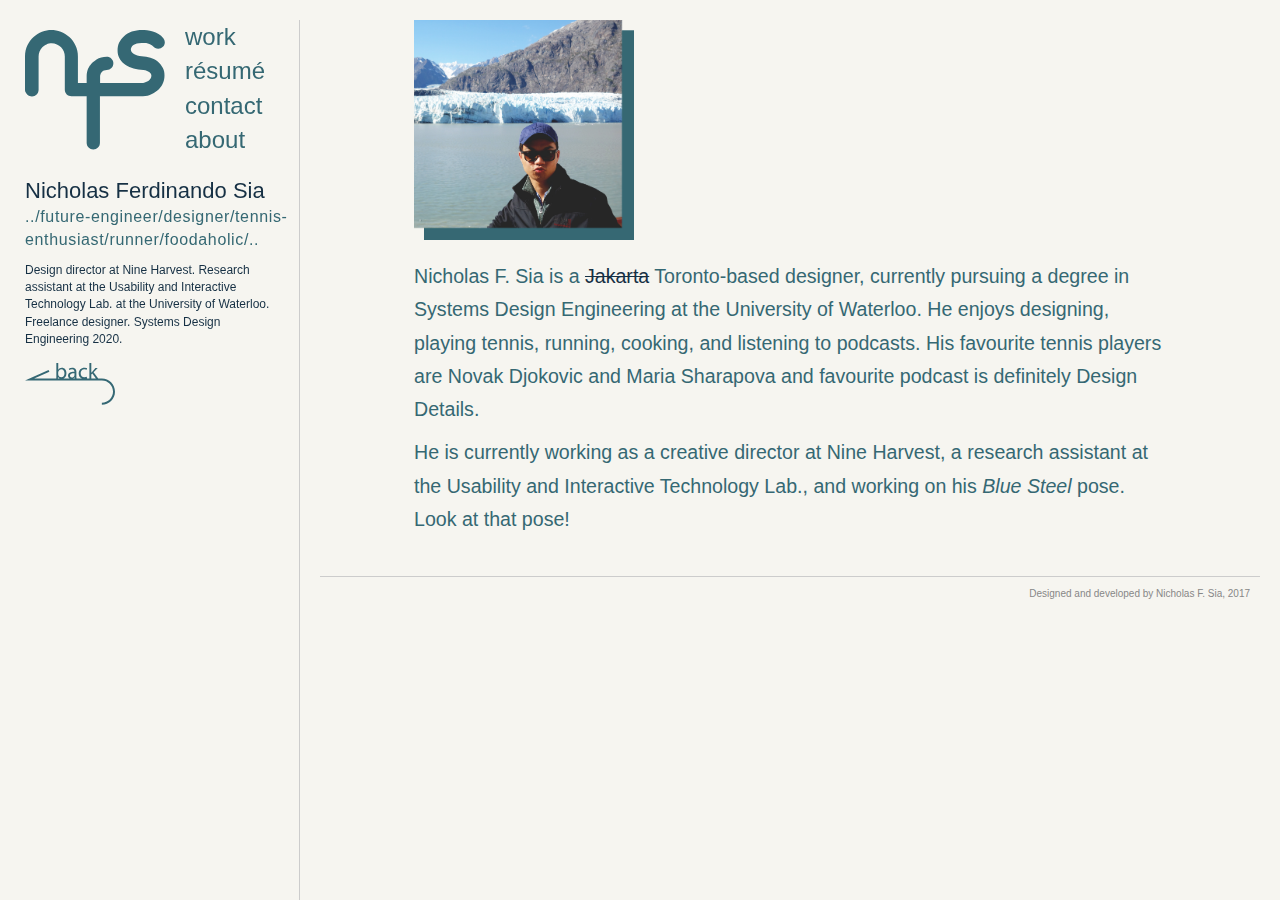
<file: about-me/index.html>
<!DOCTYPE html>
<html>
		<head>
				<meta charset="utf-8">
				<meta http-equiv="X-UA-Compatible" content="IE=edge">
				<meta name="viewport" content="width=device-width, initial-scale=1">
				<meta name="description" content="Welcome to the digital portfolio of Nicholas F. Sia, a Toronto-based designer, currently pursuing a degree in System Design Engineering at the University of Waterloo.">
				<meta name="keywords" content="ux, ui, system design, engineering, Nicholas Sia, Nicholas F. Sia, design">
				<meta name="author" content="Nicholas F. Sia">
				
				<title>Nicholas F. Sia | Designer</title>
				<link rel="stylesheet" href="https://maxcdn.bootstrapcdn.com/bootstrap/3.3.7/css/bootstrap.min.css">
				<link rel="stylesheet" type="text/css" href="../css/main.css">
				<link rel="shortcut icon" href="../image/favicon.ico" type="image/x-icon" />
				<script src="https://ajax.googleapis.com/ajax/libs/jquery/1.12.4/jquery.min.js"></script>
				
				<script async="" src="//www.google-analytics.com/analytics.js"></script>
				<script>
				  (function(i,s,o,g,r,a,m){i['GoogleAnalyticsObject']=r;i[r]=i[r]||function(){
				  (i[r].q=i[r].q||[]).push(arguments)},i[r].l=1*new Date();a=s.createElement(o),
				  m=s.getElementsByTagName(o)[0];a.async=1;a.src=g;m.parentNode.insertBefore(a,m)
				  })(window,document,'script','https://www.google-analytics.com/analytics.js','ga');

				  ga('create', 'UA-87934754-1', 'auto');
				  ga('send', 'pageview');
				</script>

		</head>
		<body id="top">
			<div class="main_nav">
					<div class="logo_container nfslogo">
						<a href="..#top">
							<?xml version="1.0" encoding="utf-8"?>
							<!-- Generator: Adobe Illustrator 19.0.0, SVG Export Plug-In . SVG Version: 6.00 Build 0)  -->
							<svg version="1.1" id="Layer_1" xmlns="http://www.w3.org/2000/svg" xmlns:xlink="http://www.w3.org/1999/xlink" x="0px" y="0px"
								 viewBox="-436 244.1 86.5 73.9" style="enable-background:new -436 244.1 86.5 73.9;" xml:space="preserve">
							<style type="text/css">
								.st0{fill:#356874;}
							</style>
							<g id="XMLID_2_">
								<path id="XMLID_3_" class="st0" d="M-350.9,267.5c0.8,1.4,1.1,2.9,1.1,4.7c0,1.9-0.4,3.6-1.2,5.2c-0.8,1.6-1.9,3-3.2,4.1
									c-1.4,1.1-2.9,2-4.7,2.7c-1.8,0.6-3.7,0.9-5.6,0.9c-0.1,0-0.3,0-0.4,0l0,0H-387l0,0h-2.7v28.7c0,0.6-0.1,1.1-0.3,1.6
									s-0.5,0.9-0.9,1.3c-0.4,0.4-0.8,0.7-1.3,0.9c-0.5,0.2-1,0.3-1.6,0.3c-0.6,0-1.1-0.1-1.6-0.3c-0.5-0.2-0.9-0.5-1.3-0.9
									c-0.4-0.4-0.7-0.8-0.9-1.3c-0.2-0.5-0.3-1-0.3-1.6v-28.7h-1.1h-6h-2.3c-0.6,0-1.1-0.1-1.6-0.3c-0.5-0.2-0.9-0.5-1.3-0.9
									c-0.4-0.4-0.7-0.8-0.9-1.3c-0.2-0.5-0.3-1-0.3-1.6v-20.5c0-1.1-0.2-2.1-0.6-3.1s-1-1.9-1.7-2.6c-0.7-0.8-1.6-1.4-2.6-1.8
									c-1-0.4-2.1-0.7-3.2-0.7l0,0c-1.2,0-2.2,0.2-3.2,0.7c-1,0.4-1.9,1.1-2.6,1.8c-0.7,0.8-1.3,1.6-1.7,2.6s-0.6,2-0.6,3.1V281
									c0,0.6-0.1,1.1-0.3,1.6c-0.1,0.2-0.1,0.3-0.2,0.5c-0.2,0.3-0.4,0.6-0.7,0.9c-0.4,0.4-0.8,0.7-1.3,0.9c-0.5,0.2-1,0.3-1.6,0.3l0,0
									c-0.5,0-1-0.1-1.5-0.3c-0.5-0.2-0.9-0.5-1.3-0.8c-0.4-0.4-0.7-0.8-0.9-1.3c-0.5-0.6-0.6-1.2-0.6-1.8v-20.5c0-2.6,0.5-4.8,1.5-6.9
									c1-2,2.2-3.8,3.8-5.2c1.5-1.3,3.3-2.4,5.2-3.2c2-0.7,3.9-1.1,5.8-1.1l0,0c1.9,0,3.9,0.4,5.8,1.1c1.9,0.7,3.7,1.8,5.3,3.3
									c1.6,1.4,2.8,3.1,3.8,5.2c1,2,1.5,4.3,1.5,6.9v16.3h4.3h1.1v-4.1c0-0.1,0-0.3,0-0.4c0-0.7,0.1-1.4,0.2-2c0.1-0.7,0.3-1.3,0.5-1.9
									c0.2-0.5,0.4-1,0.7-1.4c0.2-0.3,0.4-0.7,0.6-1l0.1-0.1c0.5-0.6,1.1-1.3,1.7-1.9c0.7-0.7,1.5-1.2,2.3-1.8c0.9-0.5,1.8-0.9,2.9-1.2
									c1-0.3,2.2-0.5,3.4-0.5c0.5,0,1,0.1,1.6,0.3c0.5,0.2,0.9,0.5,1.3,0.9c0.4,0.4,0.6,0.8,0.9,1.3c0.2,0.5,0.3,1,0.3,1.6
									s-0.1,1.1-0.3,1.6c-0.2,0.5-0.5,0.9-0.9,1.3s-0.8,0.7-1.3,0.9c-0.5,0.2-1,0.3-1.6,0.3s-1.2,0.1-1.7,0.4c-0.3,0.1-0.5,0.3-0.8,0.4
									c-0.1,0.1-0.3,0.2-0.4,0.3l-0.1,0.1c-0.4,0.4-0.7,0.8-0.8,1.3c-0.1,0.4-0.2,0.7-0.3,1.1c0,0.1,0,0.3,0,0.4v4.1h10.9h11.9l0,0h3.8
									l0,0l0,0c0.4-0.1,0.7-0.1,1-0.3c0.8-0.3,1.5-0.6,2.2-1c0.6-0.4,1.1-0.9,1.4-1.5c0.3-0.6,0.5-1.2,0.5-1.8c0-0.9-0.6-1.8-1.7-2.4
									c-1.1-0.7-2.7-1.1-4.8-1.2c-2.1-0.1-4.1-0.5-5.8-1.2c-1.8-0.6-3.3-1.5-4.6-2.5c-1.3-1-2.3-2.3-3-3.7c-0.7-1.4-1-3-1-4.7
									c0-1.6,0.3-3.2,1-4.7c0.7-1.5,1.7-2.8,3-4c1.3-1.2,2.9-2.1,4.8-2.8s4-1,6.4-1c0.9,0,1.9,0.1,3,0.2c1.2,0.2,2.4,0.4,3.6,0.8
									s2.3,0.9,3.5,1.5c1.1,0.7,2.1,1.5,3,2.6c0.6,0.8,0.9,1.6,0.9,2.4c0,0.6-0.1,1.1-0.3,1.6c-0.2,0.5-0.5,1-0.9,1.3
									c-0.4,0.4-0.8,0.7-1.3,0.9s-1,0.3-1.6,0.3c-1.3,0-2.4-0.5-3.2-1.5c-0.3-0.4-0.7-0.7-1.3-1c-0.6-0.3-1.2-0.5-1.9-0.7
									c-0.7-0.2-1.3-0.3-2-0.3c-0.7-0.1-1.3-0.1-1.9-0.1c-1.1,0-2.1,0.2-2.9,0.4c-0.8,0.2-1.5,0.6-2.1,0.9c-0.6,0.4-1,0.8-1.2,1.3
									c-0.3,0.5-0.4,1-0.4,1.5s0.2,1,0.5,1.5s0.8,0.9,1.4,1.3c0.6,0.4,1.3,0.6,2.1,0.9c0.8,0.2,1.7,0.3,2.7,0.4c1.9,0.1,3.7,0.5,5.4,1
									c1.7,0.6,3.2,1.3,4.5,2.3C-352.6,264.9-351.6,266.1-350.9,267.5z"/>
							</g>
							</svg>
						</a>
					</div>	
					<nav class="menu">
						<ul>
							<li><a href="..#work">work</a></li>
							<li><a href="../file/Resume (Main).pdf" target="_blank">r&eacute;sum&eacute;</a></li>
							<li id="contactnav"><a>contact</a></li>
							<li><a href="#top">about</a></li>
						</ul>
					</nav>
					<div class="name">Nicholas Ferdinando Sia</div>
					<div id="contactinfo">
						<ul>
							<li><a href="mailto:nicholasfsia@gmail.com" target="_blank">nicholasfsia@gmail.com</a></li>
							<li><a href="https://www.linkedin.com/in/nicholasfsia" target="_blank">Linkedin</a></li>
							<li><a href="https://github.com/nicholasfsia" target="_blank">GitHub</a></li>
							<li><a href="https://www.facebook.com/nicholasfsia" target="_blank">Facebook</a></li>
							<li><a href="https://www.instagram.com/nicholasfsia/" target="_blank">Instagram</a></li>
						</ul>
					</div>
					<div class="mytag">../future-engineer/designer/tennis-enthusiast/runner/foodaholic/..</div>
					<div class="myblurb">Design director at Nine Harvest. Research assistant at the Usability and Interactive Technology Lab. at the University of Waterloo. Freelance designer. Systems Design Engineering 2020.</div>
					<div class="backbutton">
					<a href="..">
						<?xml version="1.0" encoding="utf-8"?>
						<!-- Generator: Adobe Illustrator 19.0.0, SVG Export Plug-In . SVG Version: 6.00 Build 0)  -->
						<svg version="1.1" id="Layer_1" xmlns="http://www.w3.org/2000/svg" xmlns:xlink="http://www.w3.org/1999/xlink" x="0px" y="0px"
							 viewBox="-295 195.5 367.5 170.5" style="enable-background:new -295 195.5 367.5 170.5;" xml:space="preserve">
						<style type="text/css">
							.st0{fill:#356873;}
						</style>
						<path class="st0" d="M18.9,258.9H4.1l-18.9-25.2L2,215.8h-9.5l-12.8,15c-1.3,1.6-2.8,3.5-3.9,5v-40.3H-32v63.4h-12.3
							c1.2-0.4,2.1-0.7,2.8-1.1l-1.4-5.9c-2.2,1-5.2,2.2-9.7,2.2c-8.6,0-15.1-6.2-15.1-16.3c0-9.1,5.4-16.5,15.4-16.5c4.3,0,7.3,1,9.2,2.1
							l1.8-6.1c-2.2-1.1-6.3-2.3-11-2.3c-14.2,0-23.4,9.7-23.4,23.1c0,10.2,5.1,17.8,13.4,20.8h-22.2c-0.5-2.8-0.6-6.4-0.6-10v-16.3
							c0-8.7-3.3-17.8-16.6-17.8c-5.5,0-10.7,1.6-14.3,3.9l1.8,5.2c3-1.9,7.3-3.2,11.3-3.2c8.9,0,9.9,6.5,9.9,10.1v0.9
							c-16.8-0.1-26.2,5.7-26.2,16.2c0,4.4,2.2,8.8,6.6,11h-25.4c6.8-2.9,12.2-10.2,12.2-21.8c0-13.2-7.6-22.2-18.4-22.2
							c-7,0-12,3.1-14.8,8h-0.2v-27.4h-7.8v52.6c0,3.7-0.2,7.8-0.4,10.8h-90.1l62.1-27.8l-3.3-7.3l-96.2,43.1H18.9
							c25.1,0,45.6,20.3,45.6,45.5c0,25.2-20.5,45.6-45.6,45.6v8c29.5,0,53.6-24,53.6-53.5C72.5,282.9,48.4,258.9,18.9,258.9z
							 M-24.2,242.9l4-4.5l14.7,20.5h-18.7V242.9z M-93,237.2h0.1v7.6c0,0.8-0.2,1.7-0.5,2.5c-1.2,3.7-4.8,7.3-10.5,7.3
							c-4.1,0-7.5-2.5-7.5-7.6C-111.4,238.6-101.6,237-93,237.2z M-92.7,253.9h0.3l0.5,5h-7C-96.2,257.7-94.1,255.8-92.7,253.9z
							 M-159.4,234.1c0-1.2,0.3-2.3,0.5-3.2c1.7-6,6.7-9.7,12.1-9.7c8.5,0,13,7.5,13,16.2c0,9.9-4.9,16.7-13.2,16.7
							c-5.8,0-10.4-3.8-11.9-9.3c-0.2-0.9-0.4-1.9-0.4-2.9h-0.1V234.1z M-160.3,252.2h0.3c1.8,3.2,4.2,5.4,7,6.7h-7.7L-160.3,252.2z"/>
						</svg>

					</a>
					</div>
			</div>
			<div class="wide_nav">
				<div class="head_top">
					<div class="logo_top">
						<a href="..#top">
							<?xml version="1.0" encoding="utf-8"?>
							<!-- Generator: Adobe Illustrator 19.0.0, SVG Export Plug-In . SVG Version: 6.00 Build 0)  -->
							<svg version="1.1" id="Layer_1" xmlns="http://www.w3.org/2000/svg" xmlns:xlink="http://www.w3.org/1999/xlink" x="0px" y="0px"
								 viewBox="-436 244.1 86.5 73.9" style="enable-background:new -436 244.1 86.5 73.9;" xml:space="preserve">
							<style type="text/css">
								.st0{fill:#356874;}
							</style>
							<g id="XMLID_2_">
								<path id="XMLID_3_" class="st0" d="M-350.9,267.5c0.8,1.4,1.1,2.9,1.1,4.7c0,1.9-0.4,3.6-1.2,5.2c-0.8,1.6-1.9,3-3.2,4.1
									c-1.4,1.1-2.9,2-4.7,2.7c-1.8,0.6-3.7,0.9-5.6,0.9c-0.1,0-0.3,0-0.4,0l0,0H-387l0,0h-2.7v28.7c0,0.6-0.1,1.1-0.3,1.6
									s-0.5,0.9-0.9,1.3c-0.4,0.4-0.8,0.7-1.3,0.9c-0.5,0.2-1,0.3-1.6,0.3c-0.6,0-1.1-0.1-1.6-0.3c-0.5-0.2-0.9-0.5-1.3-0.9
									c-0.4-0.4-0.7-0.8-0.9-1.3c-0.2-0.5-0.3-1-0.3-1.6v-28.7h-1.1h-6h-2.3c-0.6,0-1.1-0.1-1.6-0.3c-0.5-0.2-0.9-0.5-1.3-0.9
									c-0.4-0.4-0.7-0.8-0.9-1.3c-0.2-0.5-0.3-1-0.3-1.6v-20.5c0-1.1-0.2-2.1-0.6-3.1s-1-1.9-1.7-2.6c-0.7-0.8-1.6-1.4-2.6-1.8
									c-1-0.4-2.1-0.7-3.2-0.7l0,0c-1.2,0-2.2,0.2-3.2,0.7c-1,0.4-1.9,1.1-2.6,1.8c-0.7,0.8-1.3,1.6-1.7,2.6s-0.6,2-0.6,3.1V281
									c0,0.6-0.1,1.1-0.3,1.6c-0.1,0.2-0.1,0.3-0.2,0.5c-0.2,0.3-0.4,0.6-0.7,0.9c-0.4,0.4-0.8,0.7-1.3,0.9c-0.5,0.2-1,0.3-1.6,0.3l0,0
									c-0.5,0-1-0.1-1.5-0.3c-0.5-0.2-0.9-0.5-1.3-0.8c-0.4-0.4-0.7-0.8-0.9-1.3c-0.5-0.6-0.6-1.2-0.6-1.8v-20.5c0-2.6,0.5-4.8,1.5-6.9
									c1-2,2.2-3.8,3.8-5.2c1.5-1.3,3.3-2.4,5.2-3.2c2-0.7,3.9-1.1,5.8-1.1l0,0c1.9,0,3.9,0.4,5.8,1.1c1.9,0.7,3.7,1.8,5.3,3.3
									c1.6,1.4,2.8,3.1,3.8,5.2c1,2,1.5,4.3,1.5,6.9v16.3h4.3h1.1v-4.1c0-0.1,0-0.3,0-0.4c0-0.7,0.1-1.4,0.2-2c0.1-0.7,0.3-1.3,0.5-1.9
									c0.2-0.5,0.4-1,0.7-1.4c0.2-0.3,0.4-0.7,0.6-1l0.1-0.1c0.5-0.6,1.1-1.3,1.7-1.9c0.7-0.7,1.5-1.2,2.3-1.8c0.9-0.5,1.8-0.9,2.9-1.2
									c1-0.3,2.2-0.5,3.4-0.5c0.5,0,1,0.1,1.6,0.3c0.5,0.2,0.9,0.5,1.3,0.9c0.4,0.4,0.6,0.8,0.9,1.3c0.2,0.5,0.3,1,0.3,1.6
									s-0.1,1.1-0.3,1.6c-0.2,0.5-0.5,0.9-0.9,1.3s-0.8,0.7-1.3,0.9c-0.5,0.2-1,0.3-1.6,0.3s-1.2,0.1-1.7,0.4c-0.3,0.1-0.5,0.3-0.8,0.4
									c-0.1,0.1-0.3,0.2-0.4,0.3l-0.1,0.1c-0.4,0.4-0.7,0.8-0.8,1.3c-0.1,0.4-0.2,0.7-0.3,1.1c0,0.1,0,0.3,0,0.4v4.1h10.9h11.9l0,0h3.8
									l0,0l0,0c0.4-0.1,0.7-0.1,1-0.3c0.8-0.3,1.5-0.6,2.2-1c0.6-0.4,1.1-0.9,1.4-1.5c0.3-0.6,0.5-1.2,0.5-1.8c0-0.9-0.6-1.8-1.7-2.4
									c-1.1-0.7-2.7-1.1-4.8-1.2c-2.1-0.1-4.1-0.5-5.8-1.2c-1.8-0.6-3.3-1.5-4.6-2.5c-1.3-1-2.3-2.3-3-3.7c-0.7-1.4-1-3-1-4.7
									c0-1.6,0.3-3.2,1-4.7c0.7-1.5,1.7-2.8,3-4c1.3-1.2,2.9-2.1,4.8-2.8s4-1,6.4-1c0.9,0,1.9,0.1,3,0.2c1.2,0.2,2.4,0.4,3.6,0.8
									s2.3,0.9,3.5,1.5c1.1,0.7,2.1,1.5,3,2.6c0.6,0.8,0.9,1.6,0.9,2.4c0,0.6-0.1,1.1-0.3,1.6c-0.2,0.5-0.5,1-0.9,1.3
									c-0.4,0.4-0.8,0.7-1.3,0.9s-1,0.3-1.6,0.3c-1.3,0-2.4-0.5-3.2-1.5c-0.3-0.4-0.7-0.7-1.3-1c-0.6-0.3-1.2-0.5-1.9-0.7
									c-0.7-0.2-1.3-0.3-2-0.3c-0.7-0.1-1.3-0.1-1.9-0.1c-1.1,0-2.1,0.2-2.9,0.4c-0.8,0.2-1.5,0.6-2.1,0.9c-0.6,0.4-1,0.8-1.2,1.3
									c-0.3,0.5-0.4,1-0.4,1.5s0.2,1,0.5,1.5s0.8,0.9,1.4,1.3c0.6,0.4,1.3,0.6,2.1,0.9c0.8,0.2,1.7,0.3,2.7,0.4c1.9,0.1,3.7,0.5,5.4,1
									c1.7,0.6,3.2,1.3,4.5,2.3C-352.6,264.9-351.6,266.1-350.9,267.5z"/>
							</g>
							</svg></a>
					</div>
					<div class="text_top">
						<div class="name_top">Nicholas Ferdinando Sia</div>
						<div class="tag_top">../future-engineer/designer/tennis-<br />enthusiast/runner/foodaholic/..</div>
					</div>	
				</div>
				<div class="menu_top myblurb_wide">Design director at Nine Harvest. Research assistant at the Usability and Interactive Technology Lab. at the University of Waterloo. Freelance designer. Systems Design Engineering 2020.</div>
				<nav class="menu_top">
						<ul>
							<li><a href="..#work">work</a></li>
							<li><a href="../file/Resume (Main).pdf" target="_blank">r&eacute;sum&eacute;</a></li>
							<li id="contactnavwide"><a>contact</a></li>
							<li><a href="#top">about</a></li>
						</ul>
				</nav>
					<div id="contactinfowide">
						<ul>
							<li><a href="mailto:nicholasfsia@gmail.com" target="_blank">nicholasfsia@gmail.com</a></li>
							<li><a href="https://www.linkedin.com/in/nicholasfsia" target="_blank">Linkedin</a></li>
							<li><a href="https://github.com/nicholasfsia" target="_blank">GitHub</a></li>
							<li><a href="https://www.facebook.com/nicholasfsia" target="_blank">Facebook</a></li>
							<li><a href="https://www.instagram.com/nicholasfsia/" target="_blank">Instagram</a></li>
						</ul>
					</div>	
			</div>
			<div class="contentpage_specific">
				<div class="explanation">
					<img src="../image/profile-picture.jpg" class="profile_picture_container" />
					<p class="answer">Nicholas F. Sia is a <span class="linethrough">Jakarta</span> Toronto-based designer, currently pursuing a degree in Systems Design Engineering at the University of Waterloo. He enjoys designing, playing tennis, running, cooking, and listening to podcasts. His favourite tennis players are Novak Djokovic and Maria Sharapova and favourite podcast is definitely <a href="https://spec.fm/podcasts/design-details" target="_blank">Design Details</a>.</p>
					<p class="answer">He is currently working as a creative director at <a href="https://nineharvest.com/" target="_blank">Nine Harvest</a>, a research assistant at the <a href="http://www.eng.uwaterloo.ca/~useitlab/" target="_blank">Usability and Interactive Technology Lab.</a>, and working on his <span class="italicize">Blue Steel</span> pose. Look at that pose! </p>
					
				</div>
				<footer>
						<p>Designed and developed by Nicholas F. Sia, 2017</p>
				</footer>
			</div>


		</body>
		<script src="../js/main.js"></script>
</html>
</file>
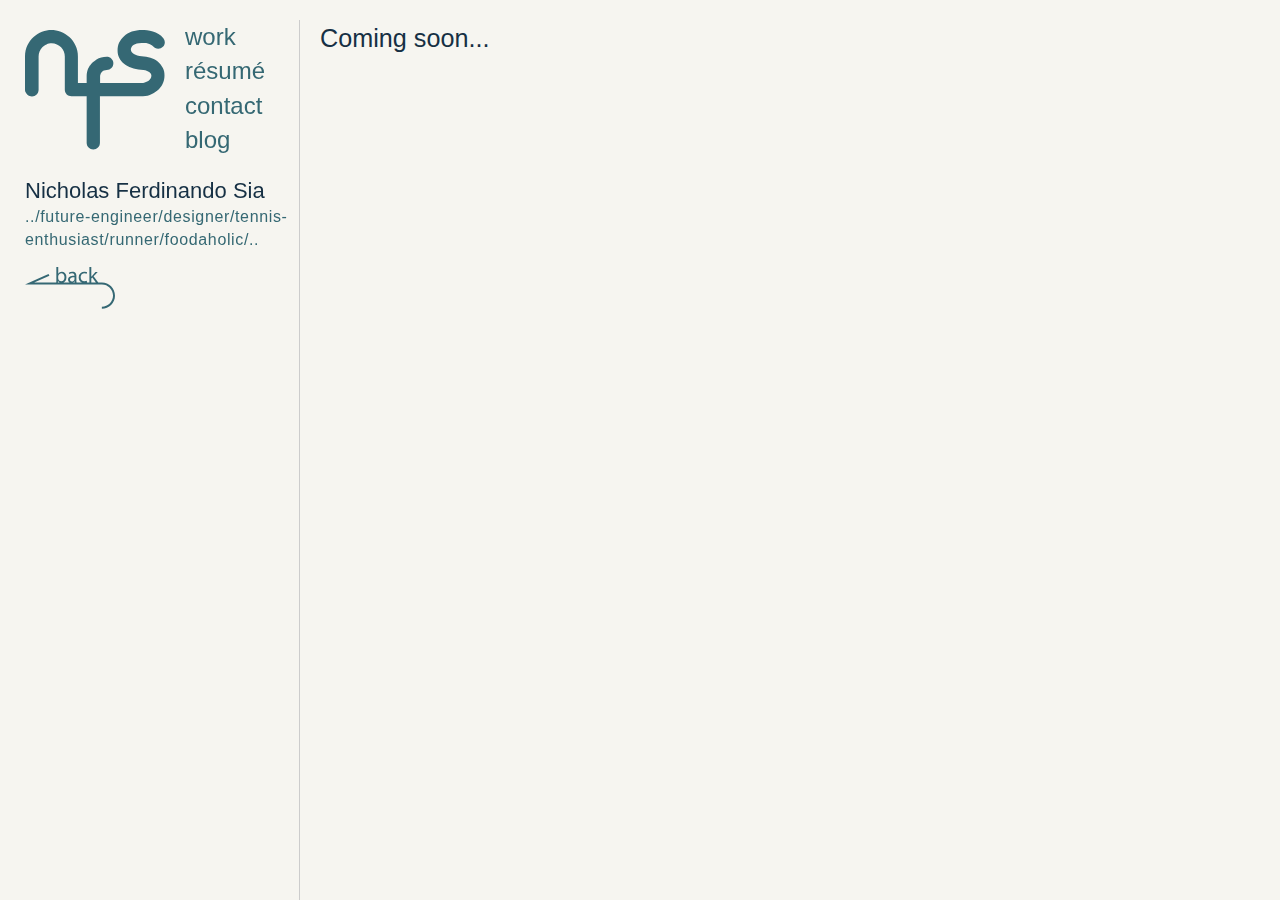
<file: blog/index.html>
<!DOCTYPE html>
<html>
		<head>
				<meta charset="utf-8">
				<meta http-equiv="X-UA-Compatible" content="IE=edge">
				<meta name="viewport" content="width=device-width, initial-scale=1">
				<meta name="description" content="Welcome to the digital portfolio of Nicholas F. Sia, a Toronto-based designer, currently pursuing a degree in System Design Engineering at the University of Waterloo.">
				<meta name="keywords" content="ux, ui, system design, engineering, Nicholas Sia, design">
				<meta name="author" content="Nicholas F. Sia">
				
				<title>Nicholas F. Sia | Designer</title>
				<link rel="stylesheet" href="https://maxcdn.bootstrapcdn.com/bootstrap/3.3.7/css/bootstrap.min.css">
				<link rel="stylesheet" type="text/css" href="../css/main.css">
				<link rel="shortcut icon" href="../image/favicon.ico" type="image/x-icon" />
				<script src="https://ajax.googleapis.com/ajax/libs/jquery/1.12.4/jquery.min.js"></script>
				
				<script async="" src="//www.google-analytics.com/analytics.js"></script>
				<script>
				  (function(i,s,o,g,r,a,m){i['GoogleAnalyticsObject']=r;i[r]=i[r]||function(){
				  (i[r].q=i[r].q||[]).push(arguments)},i[r].l=1*new Date();a=s.createElement(o),
				  m=s.getElementsByTagName(o)[0];a.async=1;a.src=g;m.parentNode.insertBefore(a,m)
				  })(window,document,'script','https://www.google-analytics.com/analytics.js','ga');

				  ga('create', 'UA-87934754-1', 'auto');
				  ga('send', 'pageview');
				</script>

		</head>
		<body id="top">
			<div class="main_nav">
					<div class="logo_container nfslogo">
						<a href="..#top">
							<?xml version="1.0" encoding="utf-8"?>
							<!-- Generator: Adobe Illustrator 19.0.0, SVG Export Plug-In . SVG Version: 6.00 Build 0)  -->
							<svg version="1.1" id="Layer_1" xmlns="http://www.w3.org/2000/svg" xmlns:xlink="http://www.w3.org/1999/xlink" x="0px" y="0px"
								 viewBox="-436 244.1 86.5 73.9" style="enable-background:new -436 244.1 86.5 73.9;" xml:space="preserve">
							<style type="text/css">
								.st0{fill:#356874;}
							</style>
							<g id="XMLID_2_">
								<path id="XMLID_3_" class="st0" d="M-350.9,267.5c0.8,1.4,1.1,2.9,1.1,4.7c0,1.9-0.4,3.6-1.2,5.2c-0.8,1.6-1.9,3-3.2,4.1
									c-1.4,1.1-2.9,2-4.7,2.7c-1.8,0.6-3.7,0.9-5.6,0.9c-0.1,0-0.3,0-0.4,0l0,0H-387l0,0h-2.7v28.7c0,0.6-0.1,1.1-0.3,1.6
									s-0.5,0.9-0.9,1.3c-0.4,0.4-0.8,0.7-1.3,0.9c-0.5,0.2-1,0.3-1.6,0.3c-0.6,0-1.1-0.1-1.6-0.3c-0.5-0.2-0.9-0.5-1.3-0.9
									c-0.4-0.4-0.7-0.8-0.9-1.3c-0.2-0.5-0.3-1-0.3-1.6v-28.7h-1.1h-6h-2.3c-0.6,0-1.1-0.1-1.6-0.3c-0.5-0.2-0.9-0.5-1.3-0.9
									c-0.4-0.4-0.7-0.8-0.9-1.3c-0.2-0.5-0.3-1-0.3-1.6v-20.5c0-1.1-0.2-2.1-0.6-3.1s-1-1.9-1.7-2.6c-0.7-0.8-1.6-1.4-2.6-1.8
									c-1-0.4-2.1-0.7-3.2-0.7l0,0c-1.2,0-2.2,0.2-3.2,0.7c-1,0.4-1.9,1.1-2.6,1.8c-0.7,0.8-1.3,1.6-1.7,2.6s-0.6,2-0.6,3.1V281
									c0,0.6-0.1,1.1-0.3,1.6c-0.1,0.2-0.1,0.3-0.2,0.5c-0.2,0.3-0.4,0.6-0.7,0.9c-0.4,0.4-0.8,0.7-1.3,0.9c-0.5,0.2-1,0.3-1.6,0.3l0,0
									c-0.5,0-1-0.1-1.5-0.3c-0.5-0.2-0.9-0.5-1.3-0.8c-0.4-0.4-0.7-0.8-0.9-1.3c-0.5-0.6-0.6-1.2-0.6-1.8v-20.5c0-2.6,0.5-4.8,1.5-6.9
									c1-2,2.2-3.8,3.8-5.2c1.5-1.3,3.3-2.4,5.2-3.2c2-0.7,3.9-1.1,5.8-1.1l0,0c1.9,0,3.9,0.4,5.8,1.1c1.9,0.7,3.7,1.8,5.3,3.3
									c1.6,1.4,2.8,3.1,3.8,5.2c1,2,1.5,4.3,1.5,6.9v16.3h4.3h1.1v-4.1c0-0.1,0-0.3,0-0.4c0-0.7,0.1-1.4,0.2-2c0.1-0.7,0.3-1.3,0.5-1.9
									c0.2-0.5,0.4-1,0.7-1.4c0.2-0.3,0.4-0.7,0.6-1l0.1-0.1c0.5-0.6,1.1-1.3,1.7-1.9c0.7-0.7,1.5-1.2,2.3-1.8c0.9-0.5,1.8-0.9,2.9-1.2
									c1-0.3,2.2-0.5,3.4-0.5c0.5,0,1,0.1,1.6,0.3c0.5,0.2,0.9,0.5,1.3,0.9c0.4,0.4,0.6,0.8,0.9,1.3c0.2,0.5,0.3,1,0.3,1.6
									s-0.1,1.1-0.3,1.6c-0.2,0.5-0.5,0.9-0.9,1.3s-0.8,0.7-1.3,0.9c-0.5,0.2-1,0.3-1.6,0.3s-1.2,0.1-1.7,0.4c-0.3,0.1-0.5,0.3-0.8,0.4
									c-0.1,0.1-0.3,0.2-0.4,0.3l-0.1,0.1c-0.4,0.4-0.7,0.8-0.8,1.3c-0.1,0.4-0.2,0.7-0.3,1.1c0,0.1,0,0.3,0,0.4v4.1h10.9h11.9l0,0h3.8
									l0,0l0,0c0.4-0.1,0.7-0.1,1-0.3c0.8-0.3,1.5-0.6,2.2-1c0.6-0.4,1.1-0.9,1.4-1.5c0.3-0.6,0.5-1.2,0.5-1.8c0-0.9-0.6-1.8-1.7-2.4
									c-1.1-0.7-2.7-1.1-4.8-1.2c-2.1-0.1-4.1-0.5-5.8-1.2c-1.8-0.6-3.3-1.5-4.6-2.5c-1.3-1-2.3-2.3-3-3.7c-0.7-1.4-1-3-1-4.7
									c0-1.6,0.3-3.2,1-4.7c0.7-1.5,1.7-2.8,3-4c1.3-1.2,2.9-2.1,4.8-2.8s4-1,6.4-1c0.9,0,1.9,0.1,3,0.2c1.2,0.2,2.4,0.4,3.6,0.8
									s2.3,0.9,3.5,1.5c1.1,0.7,2.1,1.5,3,2.6c0.6,0.8,0.9,1.6,0.9,2.4c0,0.6-0.1,1.1-0.3,1.6c-0.2,0.5-0.5,1-0.9,1.3
									c-0.4,0.4-0.8,0.7-1.3,0.9s-1,0.3-1.6,0.3c-1.3,0-2.4-0.5-3.2-1.5c-0.3-0.4-0.7-0.7-1.3-1c-0.6-0.3-1.2-0.5-1.9-0.7
									c-0.7-0.2-1.3-0.3-2-0.3c-0.7-0.1-1.3-0.1-1.9-0.1c-1.1,0-2.1,0.2-2.9,0.4c-0.8,0.2-1.5,0.6-2.1,0.9c-0.6,0.4-1,0.8-1.2,1.3
									c-0.3,0.5-0.4,1-0.4,1.5s0.2,1,0.5,1.5s0.8,0.9,1.4,1.3c0.6,0.4,1.3,0.6,2.1,0.9c0.8,0.2,1.7,0.3,2.7,0.4c1.9,0.1,3.7,0.5,5.4,1
									c1.7,0.6,3.2,1.3,4.5,2.3C-352.6,264.9-351.6,266.1-350.9,267.5z"/>
							</g>
							</svg>
						</a>
					</div>	
					<nav class="menu">
						<ul>
							<li><a href="..#work">work</a></li>
							<li><a href="../file/Resume (Main).pdf" target="_blank">r&eacute;sum&eacute;</a></li>
							<li id="contactnav"><a>contact</a></li>
							<li><a href="#top">blog</a></li>
						</ul>
					</nav>
					<div class="name">Nicholas Ferdinando Sia</div>
					<div id="contactinfo">
						<ul>
							<li><a href="mailto:nicholasfsia@gmail.com" target="_blank">nicholasfsia@gmail.com</a></li>
							<li><a href="https://www.linkedin.com/in/nicholasfsia" target="_blank">Linkedin</a></li>
							<li><a href="https://github.com/nicholasfsia" target="_blank">GitHub</a></li>
							<li><a href="https://www.facebook.com/nicholasfsia" target="_blank">Facebook</a></li>
							<li><a href="https://www.instagram.com/nicholasfsia/" target="_blank">Instagram</a></li>
						</ul>
					</div>
					<div class="mytag">../future-engineer/designer/tennis-enthusiast/runner/foodaholic/..</div>
					<div class="backbutton">
					<a href="..">
						<?xml version="1.0" encoding="utf-8"?>
						<!-- Generator: Adobe Illustrator 19.0.0, SVG Export Plug-In . SVG Version: 6.00 Build 0)  -->
						<svg version="1.1" id="Layer_1" xmlns="http://www.w3.org/2000/svg" xmlns:xlink="http://www.w3.org/1999/xlink" x="0px" y="0px"
							 viewBox="-295 195.5 367.5 170.5" style="enable-background:new -295 195.5 367.5 170.5;" xml:space="preserve">
						<style type="text/css">
							.st0{fill:#356873;}
						</style>
						<path class="st0" d="M18.9,258.9H4.1l-18.9-25.2L2,215.8h-9.5l-12.8,15c-1.3,1.6-2.8,3.5-3.9,5v-40.3H-32v63.4h-12.3
							c1.2-0.4,2.1-0.7,2.8-1.1l-1.4-5.9c-2.2,1-5.2,2.2-9.7,2.2c-8.6,0-15.1-6.2-15.1-16.3c0-9.1,5.4-16.5,15.4-16.5c4.3,0,7.3,1,9.2,2.1
							l1.8-6.1c-2.2-1.1-6.3-2.3-11-2.3c-14.2,0-23.4,9.7-23.4,23.1c0,10.2,5.1,17.8,13.4,20.8h-22.2c-0.5-2.8-0.6-6.4-0.6-10v-16.3
							c0-8.7-3.3-17.8-16.6-17.8c-5.5,0-10.7,1.6-14.3,3.9l1.8,5.2c3-1.9,7.3-3.2,11.3-3.2c8.9,0,9.9,6.5,9.9,10.1v0.9
							c-16.8-0.1-26.2,5.7-26.2,16.2c0,4.4,2.2,8.8,6.6,11h-25.4c6.8-2.9,12.2-10.2,12.2-21.8c0-13.2-7.6-22.2-18.4-22.2
							c-7,0-12,3.1-14.8,8h-0.2v-27.4h-7.8v52.6c0,3.7-0.2,7.8-0.4,10.8h-90.1l62.1-27.8l-3.3-7.3l-96.2,43.1H18.9
							c25.1,0,45.6,20.3,45.6,45.5c0,25.2-20.5,45.6-45.6,45.6v8c29.5,0,53.6-24,53.6-53.5C72.5,282.9,48.4,258.9,18.9,258.9z
							 M-24.2,242.9l4-4.5l14.7,20.5h-18.7V242.9z M-93,237.2h0.1v7.6c0,0.8-0.2,1.7-0.5,2.5c-1.2,3.7-4.8,7.3-10.5,7.3
							c-4.1,0-7.5-2.5-7.5-7.6C-111.4,238.6-101.6,237-93,237.2z M-92.7,253.9h0.3l0.5,5h-7C-96.2,257.7-94.1,255.8-92.7,253.9z
							 M-159.4,234.1c0-1.2,0.3-2.3,0.5-3.2c1.7-6,6.7-9.7,12.1-9.7c8.5,0,13,7.5,13,16.2c0,9.9-4.9,16.7-13.2,16.7
							c-5.8,0-10.4-3.8-11.9-9.3c-0.2-0.9-0.4-1.9-0.4-2.9h-0.1V234.1z M-160.3,252.2h0.3c1.8,3.2,4.2,5.4,7,6.7h-7.7L-160.3,252.2z"/>
						</svg>

					</a>
					</div>
			</div>
			<div class="wide_nav">
				<div class="head_top">
					<div class="logo_top">
						<a href="..#top">
							<?xml version="1.0" encoding="utf-8"?>
							<!-- Generator: Adobe Illustrator 19.0.0, SVG Export Plug-In . SVG Version: 6.00 Build 0)  -->
							<svg version="1.1" id="Layer_1" xmlns="http://www.w3.org/2000/svg" xmlns:xlink="http://www.w3.org/1999/xlink" x="0px" y="0px"
								 viewBox="-436 244.1 86.5 73.9" style="enable-background:new -436 244.1 86.5 73.9;" xml:space="preserve">
							<style type="text/css">
								.st0{fill:#356874;}
							</style>
							<g id="XMLID_2_">
								<path id="XMLID_3_" class="st0" d="M-350.9,267.5c0.8,1.4,1.1,2.9,1.1,4.7c0,1.9-0.4,3.6-1.2,5.2c-0.8,1.6-1.9,3-3.2,4.1
									c-1.4,1.1-2.9,2-4.7,2.7c-1.8,0.6-3.7,0.9-5.6,0.9c-0.1,0-0.3,0-0.4,0l0,0H-387l0,0h-2.7v28.7c0,0.6-0.1,1.1-0.3,1.6
									s-0.5,0.9-0.9,1.3c-0.4,0.4-0.8,0.7-1.3,0.9c-0.5,0.2-1,0.3-1.6,0.3c-0.6,0-1.1-0.1-1.6-0.3c-0.5-0.2-0.9-0.5-1.3-0.9
									c-0.4-0.4-0.7-0.8-0.9-1.3c-0.2-0.5-0.3-1-0.3-1.6v-28.7h-1.1h-6h-2.3c-0.6,0-1.1-0.1-1.6-0.3c-0.5-0.2-0.9-0.5-1.3-0.9
									c-0.4-0.4-0.7-0.8-0.9-1.3c-0.2-0.5-0.3-1-0.3-1.6v-20.5c0-1.1-0.2-2.1-0.6-3.1s-1-1.9-1.7-2.6c-0.7-0.8-1.6-1.4-2.6-1.8
									c-1-0.4-2.1-0.7-3.2-0.7l0,0c-1.2,0-2.2,0.2-3.2,0.7c-1,0.4-1.9,1.1-2.6,1.8c-0.7,0.8-1.3,1.6-1.7,2.6s-0.6,2-0.6,3.1V281
									c0,0.6-0.1,1.1-0.3,1.6c-0.1,0.2-0.1,0.3-0.2,0.5c-0.2,0.3-0.4,0.6-0.7,0.9c-0.4,0.4-0.8,0.7-1.3,0.9c-0.5,0.2-1,0.3-1.6,0.3l0,0
									c-0.5,0-1-0.1-1.5-0.3c-0.5-0.2-0.9-0.5-1.3-0.8c-0.4-0.4-0.7-0.8-0.9-1.3c-0.5-0.6-0.6-1.2-0.6-1.8v-20.5c0-2.6,0.5-4.8,1.5-6.9
									c1-2,2.2-3.8,3.8-5.2c1.5-1.3,3.3-2.4,5.2-3.2c2-0.7,3.9-1.1,5.8-1.1l0,0c1.9,0,3.9,0.4,5.8,1.1c1.9,0.7,3.7,1.8,5.3,3.3
									c1.6,1.4,2.8,3.1,3.8,5.2c1,2,1.5,4.3,1.5,6.9v16.3h4.3h1.1v-4.1c0-0.1,0-0.3,0-0.4c0-0.7,0.1-1.4,0.2-2c0.1-0.7,0.3-1.3,0.5-1.9
									c0.2-0.5,0.4-1,0.7-1.4c0.2-0.3,0.4-0.7,0.6-1l0.1-0.1c0.5-0.6,1.1-1.3,1.7-1.9c0.7-0.7,1.5-1.2,2.3-1.8c0.9-0.5,1.8-0.9,2.9-1.2
									c1-0.3,2.2-0.5,3.4-0.5c0.5,0,1,0.1,1.6,0.3c0.5,0.2,0.9,0.5,1.3,0.9c0.4,0.4,0.6,0.8,0.9,1.3c0.2,0.5,0.3,1,0.3,1.6
									s-0.1,1.1-0.3,1.6c-0.2,0.5-0.5,0.9-0.9,1.3s-0.8,0.7-1.3,0.9c-0.5,0.2-1,0.3-1.6,0.3s-1.2,0.1-1.7,0.4c-0.3,0.1-0.5,0.3-0.8,0.4
									c-0.1,0.1-0.3,0.2-0.4,0.3l-0.1,0.1c-0.4,0.4-0.7,0.8-0.8,1.3c-0.1,0.4-0.2,0.7-0.3,1.1c0,0.1,0,0.3,0,0.4v4.1h10.9h11.9l0,0h3.8
									l0,0l0,0c0.4-0.1,0.7-0.1,1-0.3c0.8-0.3,1.5-0.6,2.2-1c0.6-0.4,1.1-0.9,1.4-1.5c0.3-0.6,0.5-1.2,0.5-1.8c0-0.9-0.6-1.8-1.7-2.4
									c-1.1-0.7-2.7-1.1-4.8-1.2c-2.1-0.1-4.1-0.5-5.8-1.2c-1.8-0.6-3.3-1.5-4.6-2.5c-1.3-1-2.3-2.3-3-3.7c-0.7-1.4-1-3-1-4.7
									c0-1.6,0.3-3.2,1-4.7c0.7-1.5,1.7-2.8,3-4c1.3-1.2,2.9-2.1,4.8-2.8s4-1,6.4-1c0.9,0,1.9,0.1,3,0.2c1.2,0.2,2.4,0.4,3.6,0.8
									s2.3,0.9,3.5,1.5c1.1,0.7,2.1,1.5,3,2.6c0.6,0.8,0.9,1.6,0.9,2.4c0,0.6-0.1,1.1-0.3,1.6c-0.2,0.5-0.5,1-0.9,1.3
									c-0.4,0.4-0.8,0.7-1.3,0.9s-1,0.3-1.6,0.3c-1.3,0-2.4-0.5-3.2-1.5c-0.3-0.4-0.7-0.7-1.3-1c-0.6-0.3-1.2-0.5-1.9-0.7
									c-0.7-0.2-1.3-0.3-2-0.3c-0.7-0.1-1.3-0.1-1.9-0.1c-1.1,0-2.1,0.2-2.9,0.4c-0.8,0.2-1.5,0.6-2.1,0.9c-0.6,0.4-1,0.8-1.2,1.3
									c-0.3,0.5-0.4,1-0.4,1.5s0.2,1,0.5,1.5s0.8,0.9,1.4,1.3c0.6,0.4,1.3,0.6,2.1,0.9c0.8,0.2,1.7,0.3,2.7,0.4c1.9,0.1,3.7,0.5,5.4,1
									c1.7,0.6,3.2,1.3,4.5,2.3C-352.6,264.9-351.6,266.1-350.9,267.5z"/>
							</g>
							</svg></a>
					</div>
					<div class="text_top">
						<div class="name_top">Nicholas Ferdinando Sia</div>
						<div class="tag_top">../future-engineer/designer/tennis-<br />enthusiast/runner/foodaholic/..</div>
					</div>	
				</div>
				<nav class="menu_top">
						<ul>
							<li><a href="..#work">work</a></li>
							<li><a href="../file/Resume (Main).pdf" target="_blank">r&eacute;sum&eacute;</a></li>
							<li id="contactnavwide"><a>contact</a></li>
							<li><a href="#top">blog</a></li>
						</ul>
				</nav>
					<div id="contactinfowide">
						<ul>
							<li><a href="mailto:nicholasfsia@gmail.com" target="_blank">nicholasfsia@gmail.com</a></li>
							<li><a href="https://www.linkedin.com/in/nicholasfsia" target="_blank">Linkedin</a></li>
							<li><a href="https://github.com/nicholasfsia" target="_blank">GitHub</a></li>
							<li><a href="https://www.facebook.com/nicholasfsia" target="_blank">Facebook</a></li>
							<li><a href="https://www.instagram.com/nicholasfsia/" target="_blank">Instagram</a></li>
						</ul>
					</div>	
			</div>
			<div class="contentpage_specific">
				<section>
					<h1>Coming soon...</h1>
				</section>
			</div>


		</body>
		<script src="../js/main.js"></script>
</html>
</file>
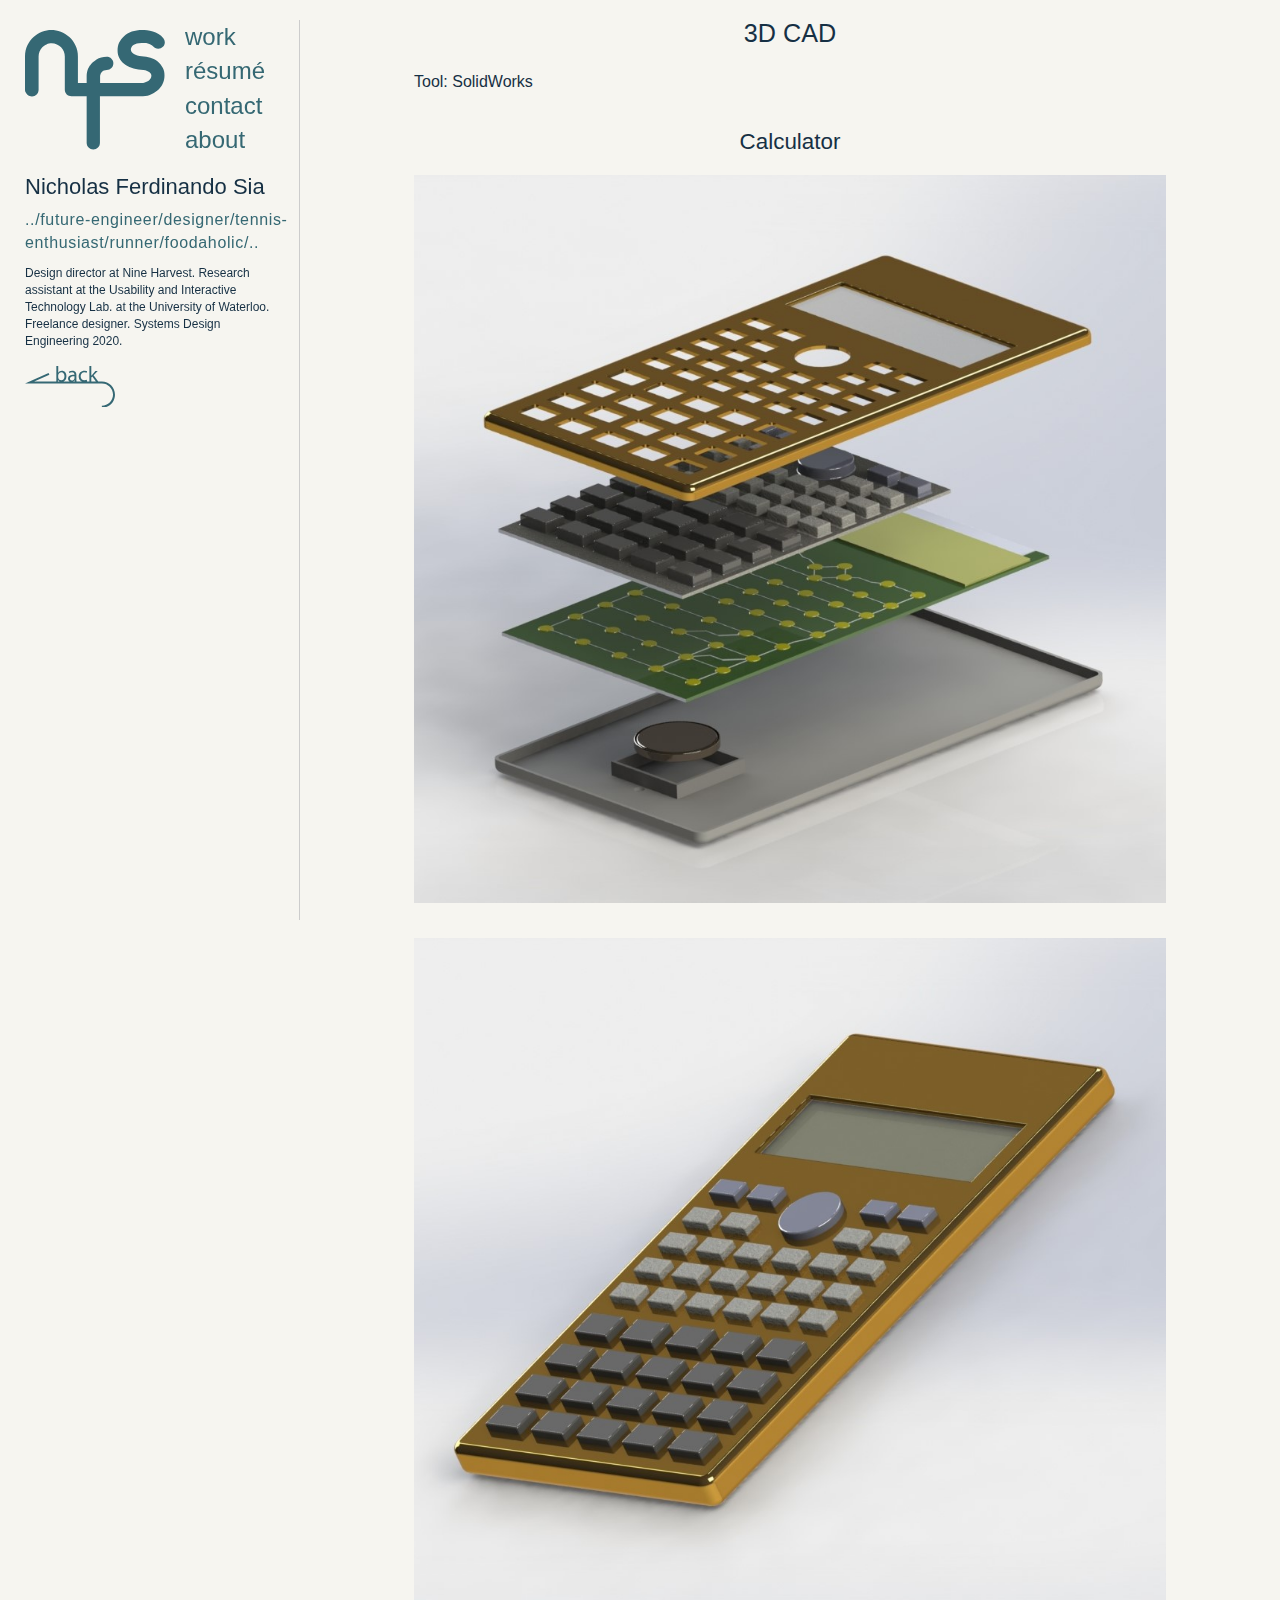
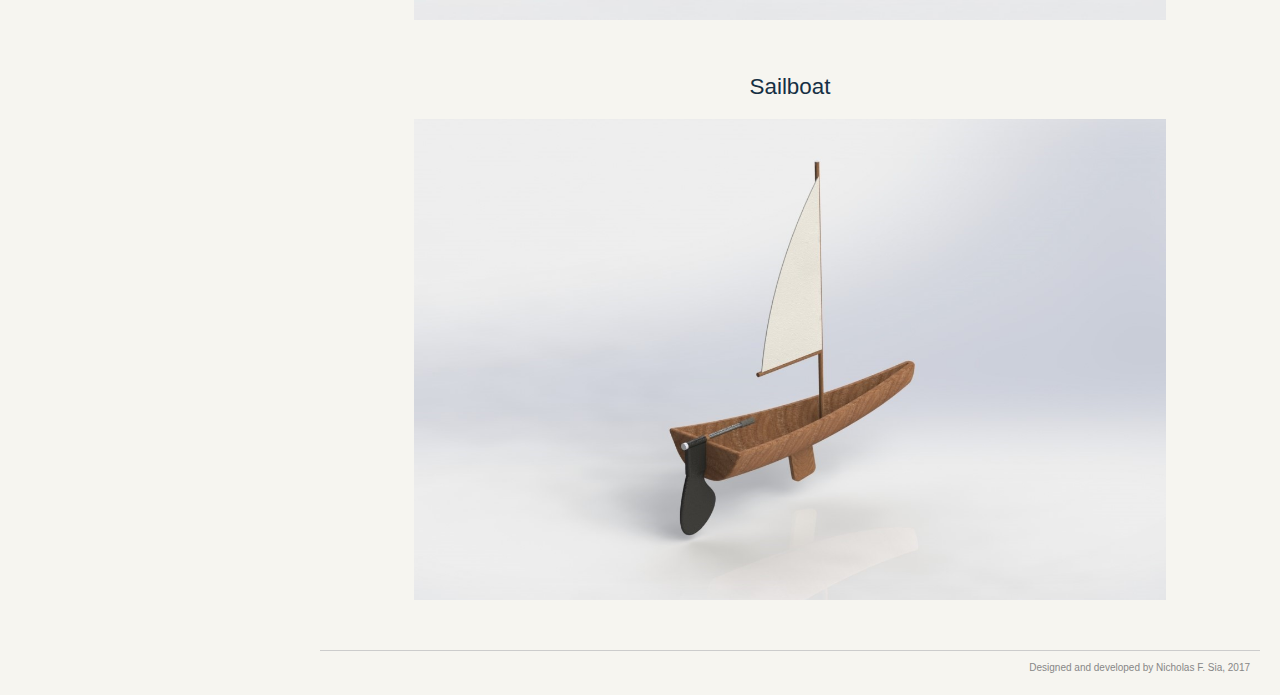
<file: work/3d-cad/index.html>
<!DOCTYPE html>
<html>
		<head>
				<meta charset="utf-8">
				<meta http-equiv="X-UA-Compatible" content="IE=edge">
				<meta name="viewport" content="width=device-width, initial-scale=1">
				<meta name="description" content="Welcome to the digital portfolio of Nicholas F. Sia, a Toronto-based designer, currently pursuing a degree in Systems Design Engineering at the University of Waterloo.">
				<meta name="keywords" content="ux, ui, systems design, engineering, Nicholas Sia, design">
				<meta name="author" content="Nicholas F. Sia">
				
				<title>3D CAD</title>
				<link rel="stylesheet" href="https://maxcdn.bootstrapcdn.com/bootstrap/3.3.7/css/bootstrap.min.css">
				<link rel="stylesheet" type="text/css" href="../../css/main.css">
				<link rel="shortcut icon" href="../../image/favicon.ico" type="image/x-icon" />
				<script src="https://ajax.googleapis.com/ajax/libs/jquery/1.12.4/jquery.min.js"></script>

				<script async="" src="//www.google-analytics.com/analytics.js"></script>
				<script>
				  (function(i,s,o,g,r,a,m){i['GoogleAnalyticsObject']=r;i[r]=i[r]||function(){
				  (i[r].q=i[r].q||[]).push(arguments)},i[r].l=1*new Date();a=s.createElement(o),
				  m=s.getElementsByTagName(o)[0];a.async=1;a.src=g;m.parentNode.insertBefore(a,m)
				  })(window,document,'script','https://www.google-analytics.com/analytics.js','ga');

				  ga('create', 'UA-87934754-1', 'auto');
				  ga('send', 'pageview');
				</script>
		</head>
		<body>
			<div class="main_nav">
					<div class="logo_container nfslogo">
						<a href="../..">
							<?xml version="1.0" encoding="utf-8"?>
							<!-- Generator: Adobe Illustrator 19.0.0, SVG Export Plug-In . SVG Version: 6.00 Build 0)  -->
							<svg version="1.1" id="Layer_1" xmlns="http://www.w3.org/2000/svg" xmlns:xlink="http://www.w3.org/1999/xlink" x="0px" y="0px"
								 viewBox="-436 244.1 86.5 73.9" style="enable-background:new -436 244.1 86.5 73.9;" xml:space="preserve">
							<style type="text/css">
								.st0{fill:#356874;}
							</style>
							<g id="XMLID_2_">
								<path id="XMLID_3_" class="st0" d="M-350.9,267.5c0.8,1.4,1.1,2.9,1.1,4.7c0,1.9-0.4,3.6-1.2,5.2c-0.8,1.6-1.9,3-3.2,4.1
									c-1.4,1.1-2.9,2-4.7,2.7c-1.8,0.6-3.7,0.9-5.6,0.9c-0.1,0-0.3,0-0.4,0l0,0H-387l0,0h-2.7v28.7c0,0.6-0.1,1.1-0.3,1.6
									s-0.5,0.9-0.9,1.3c-0.4,0.4-0.8,0.7-1.3,0.9c-0.5,0.2-1,0.3-1.6,0.3c-0.6,0-1.1-0.1-1.6-0.3c-0.5-0.2-0.9-0.5-1.3-0.9
									c-0.4-0.4-0.7-0.8-0.9-1.3c-0.2-0.5-0.3-1-0.3-1.6v-28.7h-1.1h-6h-2.3c-0.6,0-1.1-0.1-1.6-0.3c-0.5-0.2-0.9-0.5-1.3-0.9
									c-0.4-0.4-0.7-0.8-0.9-1.3c-0.2-0.5-0.3-1-0.3-1.6v-20.5c0-1.1-0.2-2.1-0.6-3.1s-1-1.9-1.7-2.6c-0.7-0.8-1.6-1.4-2.6-1.8
									c-1-0.4-2.1-0.7-3.2-0.7l0,0c-1.2,0-2.2,0.2-3.2,0.7c-1,0.4-1.9,1.1-2.6,1.8c-0.7,0.8-1.3,1.6-1.7,2.6s-0.6,2-0.6,3.1V281
									c0,0.6-0.1,1.1-0.3,1.6c-0.1,0.2-0.1,0.3-0.2,0.5c-0.2,0.3-0.4,0.6-0.7,0.9c-0.4,0.4-0.8,0.7-1.3,0.9c-0.5,0.2-1,0.3-1.6,0.3l0,0
									c-0.5,0-1-0.1-1.5-0.3c-0.5-0.2-0.9-0.5-1.3-0.8c-0.4-0.4-0.7-0.8-0.9-1.3c-0.5-0.6-0.6-1.2-0.6-1.8v-20.5c0-2.6,0.5-4.8,1.5-6.9
									c1-2,2.2-3.8,3.8-5.2c1.5-1.3,3.3-2.4,5.2-3.2c2-0.7,3.9-1.1,5.8-1.1l0,0c1.9,0,3.9,0.4,5.8,1.1c1.9,0.7,3.7,1.8,5.3,3.3
									c1.6,1.4,2.8,3.1,3.8,5.2c1,2,1.5,4.3,1.5,6.9v16.3h4.3h1.1v-4.1c0-0.1,0-0.3,0-0.4c0-0.7,0.1-1.4,0.2-2c0.1-0.7,0.3-1.3,0.5-1.9
									c0.2-0.5,0.4-1,0.7-1.4c0.2-0.3,0.4-0.7,0.6-1l0.1-0.1c0.5-0.6,1.1-1.3,1.7-1.9c0.7-0.7,1.5-1.2,2.3-1.8c0.9-0.5,1.8-0.9,2.9-1.2
									c1-0.3,2.2-0.5,3.4-0.5c0.5,0,1,0.1,1.6,0.3c0.5,0.2,0.9,0.5,1.3,0.9c0.4,0.4,0.6,0.8,0.9,1.3c0.2,0.5,0.3,1,0.3,1.6
									s-0.1,1.1-0.3,1.6c-0.2,0.5-0.5,0.9-0.9,1.3s-0.8,0.7-1.3,0.9c-0.5,0.2-1,0.3-1.6,0.3s-1.2,0.1-1.7,0.4c-0.3,0.1-0.5,0.3-0.8,0.4
									c-0.1,0.1-0.3,0.2-0.4,0.3l-0.1,0.1c-0.4,0.4-0.7,0.8-0.8,1.3c-0.1,0.4-0.2,0.7-0.3,1.1c0,0.1,0,0.3,0,0.4v4.1h10.9h11.9l0,0h3.8
									l0,0l0,0c0.4-0.1,0.7-0.1,1-0.3c0.8-0.3,1.5-0.6,2.2-1c0.6-0.4,1.1-0.9,1.4-1.5c0.3-0.6,0.5-1.2,0.5-1.8c0-0.9-0.6-1.8-1.7-2.4
									c-1.1-0.7-2.7-1.1-4.8-1.2c-2.1-0.1-4.1-0.5-5.8-1.2c-1.8-0.6-3.3-1.5-4.6-2.5c-1.3-1-2.3-2.3-3-3.7c-0.7-1.4-1-3-1-4.7
									c0-1.6,0.3-3.2,1-4.7c0.7-1.5,1.7-2.8,3-4c1.3-1.2,2.9-2.1,4.8-2.8s4-1,6.4-1c0.9,0,1.9,0.1,3,0.2c1.2,0.2,2.4,0.4,3.6,0.8
									s2.3,0.9,3.5,1.5c1.1,0.7,2.1,1.5,3,2.6c0.6,0.8,0.9,1.6,0.9,2.4c0,0.6-0.1,1.1-0.3,1.6c-0.2,0.5-0.5,1-0.9,1.3
									c-0.4,0.4-0.8,0.7-1.3,0.9s-1,0.3-1.6,0.3c-1.3,0-2.4-0.5-3.2-1.5c-0.3-0.4-0.7-0.7-1.3-1c-0.6-0.3-1.2-0.5-1.9-0.7
									c-0.7-0.2-1.3-0.3-2-0.3c-0.7-0.1-1.3-0.1-1.9-0.1c-1.1,0-2.1,0.2-2.9,0.4c-0.8,0.2-1.5,0.6-2.1,0.9c-0.6,0.4-1,0.8-1.2,1.3
									c-0.3,0.5-0.4,1-0.4,1.5s0.2,1,0.5,1.5s0.8,0.9,1.4,1.3c0.6,0.4,1.3,0.6,2.1,0.9c0.8,0.2,1.7,0.3,2.7,0.4c1.9,0.1,3.7,0.5,5.4,1
									c1.7,0.6,3.2,1.3,4.5,2.3C-352.6,264.9-351.6,266.1-350.9,267.5z"/>
							</g>
							</svg>
						</a>
					</div>	
					<nav class="menu">
						<ul>
							<li><a href="../..#work">work</a></li>
							<li><a href="../../file/Resume (Main).pdf" target="_blank">r&eacute;sum&eacute;</a></li>
							<li id="contactnav"><a>contact</a></li>
							<li><a href="../../about-me">about</a></li>

						</ul>
					</nav>	
					<h1 class="name">Nicholas Ferdinando Sia</h1>
					<div id="contactinfo">
						<ul>
							<li><a href="mailto:nicholasfsia@gmail.com" target="_blank">nicholasfsia@gmail.com</a></li>
							<li><a href="https://www.linkedin.com/in/nicholasfsia" target="_blank">Linkedin</a></li>
							<li><a href="https://github.com/nicholasfsia" target="_blank">GitHub</a></li>
							<li><a href="https://www.facebook.com/nicholasfsia" target="_blank">Facebook</a></li>
							<li><a href="https://www.instagram.com/nicholasfsia/" target="_blank">Instagram</a></li>
						</ul>
					</div>
					<div class="mytag">../future-engineer/designer/tennis-enthusiast/runner/foodaholic/..</div>
					<div class="myblurb">Design director at Nine Harvest. Research assistant at the Usability and Interactive Technology Lab. at the University of Waterloo. Freelance designer. Systems Design Engineering 2020.</div>
					<div class="backbutton">
					<a href="../..#cad">
						<?xml version="1.0" encoding="utf-8"?>
						<!-- Generator: Adobe Illustrator 19.0.0, SVG Export Plug-In . SVG Version: 6.00 Build 0)  -->
						<svg version="1.1" id="Layer_1" xmlns="http://www.w3.org/2000/svg" xmlns:xlink="http://www.w3.org/1999/xlink" x="0px" y="0px"
							 viewBox="-295 195.5 367.5 170.5" style="enable-background:new -295 195.5 367.5 170.5;" xml:space="preserve">
						<style type="text/css">
							.st0{fill:#356873;}
						</style>
						<path class="st0" d="M18.9,258.9H4.1l-18.9-25.2L2,215.8h-9.5l-12.8,15c-1.3,1.6-2.8,3.5-3.9,5v-40.3H-32v63.4h-12.3
							c1.2-0.4,2.1-0.7,2.8-1.1l-1.4-5.9c-2.2,1-5.2,2.2-9.7,2.2c-8.6,0-15.1-6.2-15.1-16.3c0-9.1,5.4-16.5,15.4-16.5c4.3,0,7.3,1,9.2,2.1
							l1.8-6.1c-2.2-1.1-6.3-2.3-11-2.3c-14.2,0-23.4,9.7-23.4,23.1c0,10.2,5.1,17.8,13.4,20.8h-22.2c-0.5-2.8-0.6-6.4-0.6-10v-16.3
							c0-8.7-3.3-17.8-16.6-17.8c-5.5,0-10.7,1.6-14.3,3.9l1.8,5.2c3-1.9,7.3-3.2,11.3-3.2c8.9,0,9.9,6.5,9.9,10.1v0.9
							c-16.8-0.1-26.2,5.7-26.2,16.2c0,4.4,2.2,8.8,6.6,11h-25.4c6.8-2.9,12.2-10.2,12.2-21.8c0-13.2-7.6-22.2-18.4-22.2
							c-7,0-12,3.1-14.8,8h-0.2v-27.4h-7.8v52.6c0,3.7-0.2,7.8-0.4,10.8h-90.1l62.1-27.8l-3.3-7.3l-96.2,43.1H18.9
							c25.1,0,45.6,20.3,45.6,45.5c0,25.2-20.5,45.6-45.6,45.6v8c29.5,0,53.6-24,53.6-53.5C72.5,282.9,48.4,258.9,18.9,258.9z
							 M-24.2,242.9l4-4.5l14.7,20.5h-18.7V242.9z M-93,237.2h0.1v7.6c0,0.8-0.2,1.7-0.5,2.5c-1.2,3.7-4.8,7.3-10.5,7.3
							c-4.1,0-7.5-2.5-7.5-7.6C-111.4,238.6-101.6,237-93,237.2z M-92.7,253.9h0.3l0.5,5h-7C-96.2,257.7-94.1,255.8-92.7,253.9z
							 M-159.4,234.1c0-1.2,0.3-2.3,0.5-3.2c1.7-6,6.7-9.7,12.1-9.7c8.5,0,13,7.5,13,16.2c0,9.9-4.9,16.7-13.2,16.7
							c-5.8,0-10.4-3.8-11.9-9.3c-0.2-0.9-0.4-1.9-0.4-2.9h-0.1V234.1z M-160.3,252.2h0.3c1.8,3.2,4.2,5.4,7,6.7h-7.7L-160.3,252.2z"/>
						</svg>
					</a>
					</div>
			</div>
			<div class="wide_nav">
				<div class="head_top">
					<div class="logo_top">
						<a href="../..">
							<?xml version="1.0" encoding="utf-8"?>
							<!-- Generator: Adobe Illustrator 19.0.0, SVG Export Plug-In . SVG Version: 6.00 Build 0)  -->
							<svg version="1.1" id="Layer_1" xmlns="http://www.w3.org/2000/svg" xmlns:xlink="http://www.w3.org/1999/xlink" x="0px" y="0px"
								 viewBox="-436 244.1 86.5 73.9" style="enable-background:new -436 244.1 86.5 73.9;" xml:space="preserve">
							<style type="text/css">
								.st0{fill:#356874;}
							</style>
							<g id="XMLID_2_">
								<path id="XMLID_3_" class="st0" d="M-350.9,267.5c0.8,1.4,1.1,2.9,1.1,4.7c0,1.9-0.4,3.6-1.2,5.2c-0.8,1.6-1.9,3-3.2,4.1
									c-1.4,1.1-2.9,2-4.7,2.7c-1.8,0.6-3.7,0.9-5.6,0.9c-0.1,0-0.3,0-0.4,0l0,0H-387l0,0h-2.7v28.7c0,0.6-0.1,1.1-0.3,1.6
									s-0.5,0.9-0.9,1.3c-0.4,0.4-0.8,0.7-1.3,0.9c-0.5,0.2-1,0.3-1.6,0.3c-0.6,0-1.1-0.1-1.6-0.3c-0.5-0.2-0.9-0.5-1.3-0.9
									c-0.4-0.4-0.7-0.8-0.9-1.3c-0.2-0.5-0.3-1-0.3-1.6v-28.7h-1.1h-6h-2.3c-0.6,0-1.1-0.1-1.6-0.3c-0.5-0.2-0.9-0.5-1.3-0.9
									c-0.4-0.4-0.7-0.8-0.9-1.3c-0.2-0.5-0.3-1-0.3-1.6v-20.5c0-1.1-0.2-2.1-0.6-3.1s-1-1.9-1.7-2.6c-0.7-0.8-1.6-1.4-2.6-1.8
									c-1-0.4-2.1-0.7-3.2-0.7l0,0c-1.2,0-2.2,0.2-3.2,0.7c-1,0.4-1.9,1.1-2.6,1.8c-0.7,0.8-1.3,1.6-1.7,2.6s-0.6,2-0.6,3.1V281
									c0,0.6-0.1,1.1-0.3,1.6c-0.1,0.2-0.1,0.3-0.2,0.5c-0.2,0.3-0.4,0.6-0.7,0.9c-0.4,0.4-0.8,0.7-1.3,0.9c-0.5,0.2-1,0.3-1.6,0.3l0,0
									c-0.5,0-1-0.1-1.5-0.3c-0.5-0.2-0.9-0.5-1.3-0.8c-0.4-0.4-0.7-0.8-0.9-1.3c-0.5-0.6-0.6-1.2-0.6-1.8v-20.5c0-2.6,0.5-4.8,1.5-6.9
									c1-2,2.2-3.8,3.8-5.2c1.5-1.3,3.3-2.4,5.2-3.2c2-0.7,3.9-1.1,5.8-1.1l0,0c1.9,0,3.9,0.4,5.8,1.1c1.9,0.7,3.7,1.8,5.3,3.3
									c1.6,1.4,2.8,3.1,3.8,5.2c1,2,1.5,4.3,1.5,6.9v16.3h4.3h1.1v-4.1c0-0.1,0-0.3,0-0.4c0-0.7,0.1-1.4,0.2-2c0.1-0.7,0.3-1.3,0.5-1.9
									c0.2-0.5,0.4-1,0.7-1.4c0.2-0.3,0.4-0.7,0.6-1l0.1-0.1c0.5-0.6,1.1-1.3,1.7-1.9c0.7-0.7,1.5-1.2,2.3-1.8c0.9-0.5,1.8-0.9,2.9-1.2
									c1-0.3,2.2-0.5,3.4-0.5c0.5,0,1,0.1,1.6,0.3c0.5,0.2,0.9,0.5,1.3,0.9c0.4,0.4,0.6,0.8,0.9,1.3c0.2,0.5,0.3,1,0.3,1.6
									s-0.1,1.1-0.3,1.6c-0.2,0.5-0.5,0.9-0.9,1.3s-0.8,0.7-1.3,0.9c-0.5,0.2-1,0.3-1.6,0.3s-1.2,0.1-1.7,0.4c-0.3,0.1-0.5,0.3-0.8,0.4
									c-0.1,0.1-0.3,0.2-0.4,0.3l-0.1,0.1c-0.4,0.4-0.7,0.8-0.8,1.3c-0.1,0.4-0.2,0.7-0.3,1.1c0,0.1,0,0.3,0,0.4v4.1h10.9h11.9l0,0h3.8
									l0,0l0,0c0.4-0.1,0.7-0.1,1-0.3c0.8-0.3,1.5-0.6,2.2-1c0.6-0.4,1.1-0.9,1.4-1.5c0.3-0.6,0.5-1.2,0.5-1.8c0-0.9-0.6-1.8-1.7-2.4
									c-1.1-0.7-2.7-1.1-4.8-1.2c-2.1-0.1-4.1-0.5-5.8-1.2c-1.8-0.6-3.3-1.5-4.6-2.5c-1.3-1-2.3-2.3-3-3.7c-0.7-1.4-1-3-1-4.7
									c0-1.6,0.3-3.2,1-4.7c0.7-1.5,1.7-2.8,3-4c1.3-1.2,2.9-2.1,4.8-2.8s4-1,6.4-1c0.9,0,1.9,0.1,3,0.2c1.2,0.2,2.4,0.4,3.6,0.8
									s2.3,0.9,3.5,1.5c1.1,0.7,2.1,1.5,3,2.6c0.6,0.8,0.9,1.6,0.9,2.4c0,0.6-0.1,1.1-0.3,1.6c-0.2,0.5-0.5,1-0.9,1.3
									c-0.4,0.4-0.8,0.7-1.3,0.9s-1,0.3-1.6,0.3c-1.3,0-2.4-0.5-3.2-1.5c-0.3-0.4-0.7-0.7-1.3-1c-0.6-0.3-1.2-0.5-1.9-0.7
									c-0.7-0.2-1.3-0.3-2-0.3c-0.7-0.1-1.3-0.1-1.9-0.1c-1.1,0-2.1,0.2-2.9,0.4c-0.8,0.2-1.5,0.6-2.1,0.9c-0.6,0.4-1,0.8-1.2,1.3
									c-0.3,0.5-0.4,1-0.4,1.5s0.2,1,0.5,1.5s0.8,0.9,1.4,1.3c0.6,0.4,1.3,0.6,2.1,0.9c0.8,0.2,1.7,0.3,2.7,0.4c1.9,0.1,3.7,0.5,5.4,1
									c1.7,0.6,3.2,1.3,4.5,2.3C-352.6,264.9-351.6,266.1-350.9,267.5z"/>
							</g>
							</svg></a>
					</div>
					<div class="text_top">
						<div class="name_top">Nicholas Ferdinando Sia</div>
						<div class="tag_top">../future-engineer/designer/tennis-<br />enthusiast/runner/foodaholic/..</div>
					</div>	
				</div>
				<div class="menu_top myblurb_wide">Design director at Nine Harvest. Research assistant at the Usability and Interactive Technology Lab. at the University of Waterloo. Freelance designer. Systems Design Engineering 2020.</div>
				<nav class="menu_top">
						<ul>
							<li><a href="../..#work">work</a></li>
							<li><a href="../../file/Resume (Main).pdf" target="_blank">r&eacute;sum&eacute;</a></li>
							<li id="contactnavwide"><a>contact</a></li>
							<li><a href="../../about-me">about</a></li>
						</ul>
				</nav>
					<div id="contactinfowide">
						<ul>
							<li><a href="mailto:nicholasfsia@gmail.com" target="_blank">nicholasfsia@gmail.com</a></li>
							<li><a href="https://www.linkedin.com/in/nicholasfsia" target="_blank">Linkedin</a></li>
							<li><a href="https://github.com/nicholasfsia" target="_blank">GitHub</a></li>
							<li><a href="https://www.facebook.com/nicholasfsia" target="_blank">Facebook</a></li>
							<li><a href="https://www.instagram.com/nicholasfsia/" target="_blank">Instagram</a></li>
						</ul>
					</div>	
			</div>
			<div class="contentpage_specific collection">
					<div class="explanation">
						<h1 class="project_title">3D CAD</h1>
							<p>Tool: SolidWorks</p>
							<h2>Calculator</h2>
							<img src="gold-calculator-explode.jpg" class="image_one" alt="Explode view of a 3D CAD of a calculator" />
							<img src="gold-calculator-render.jpg" class="image_one" alt="Isometric view of a 3D CAD of a calculator" />
							<h2>Sailboat</h2>
							<img src="sailboat-render.jpg" class="image_one" alt="Isometric view of a 3D CAD of a sailboat" />

					</div>
					<footer>
						<p>Designed and developed by Nicholas F. Sia, 2017</p>
					</footer>		
			</div>


		</body>
		<script src="../../js/main.js"></script>
</html>
</file>
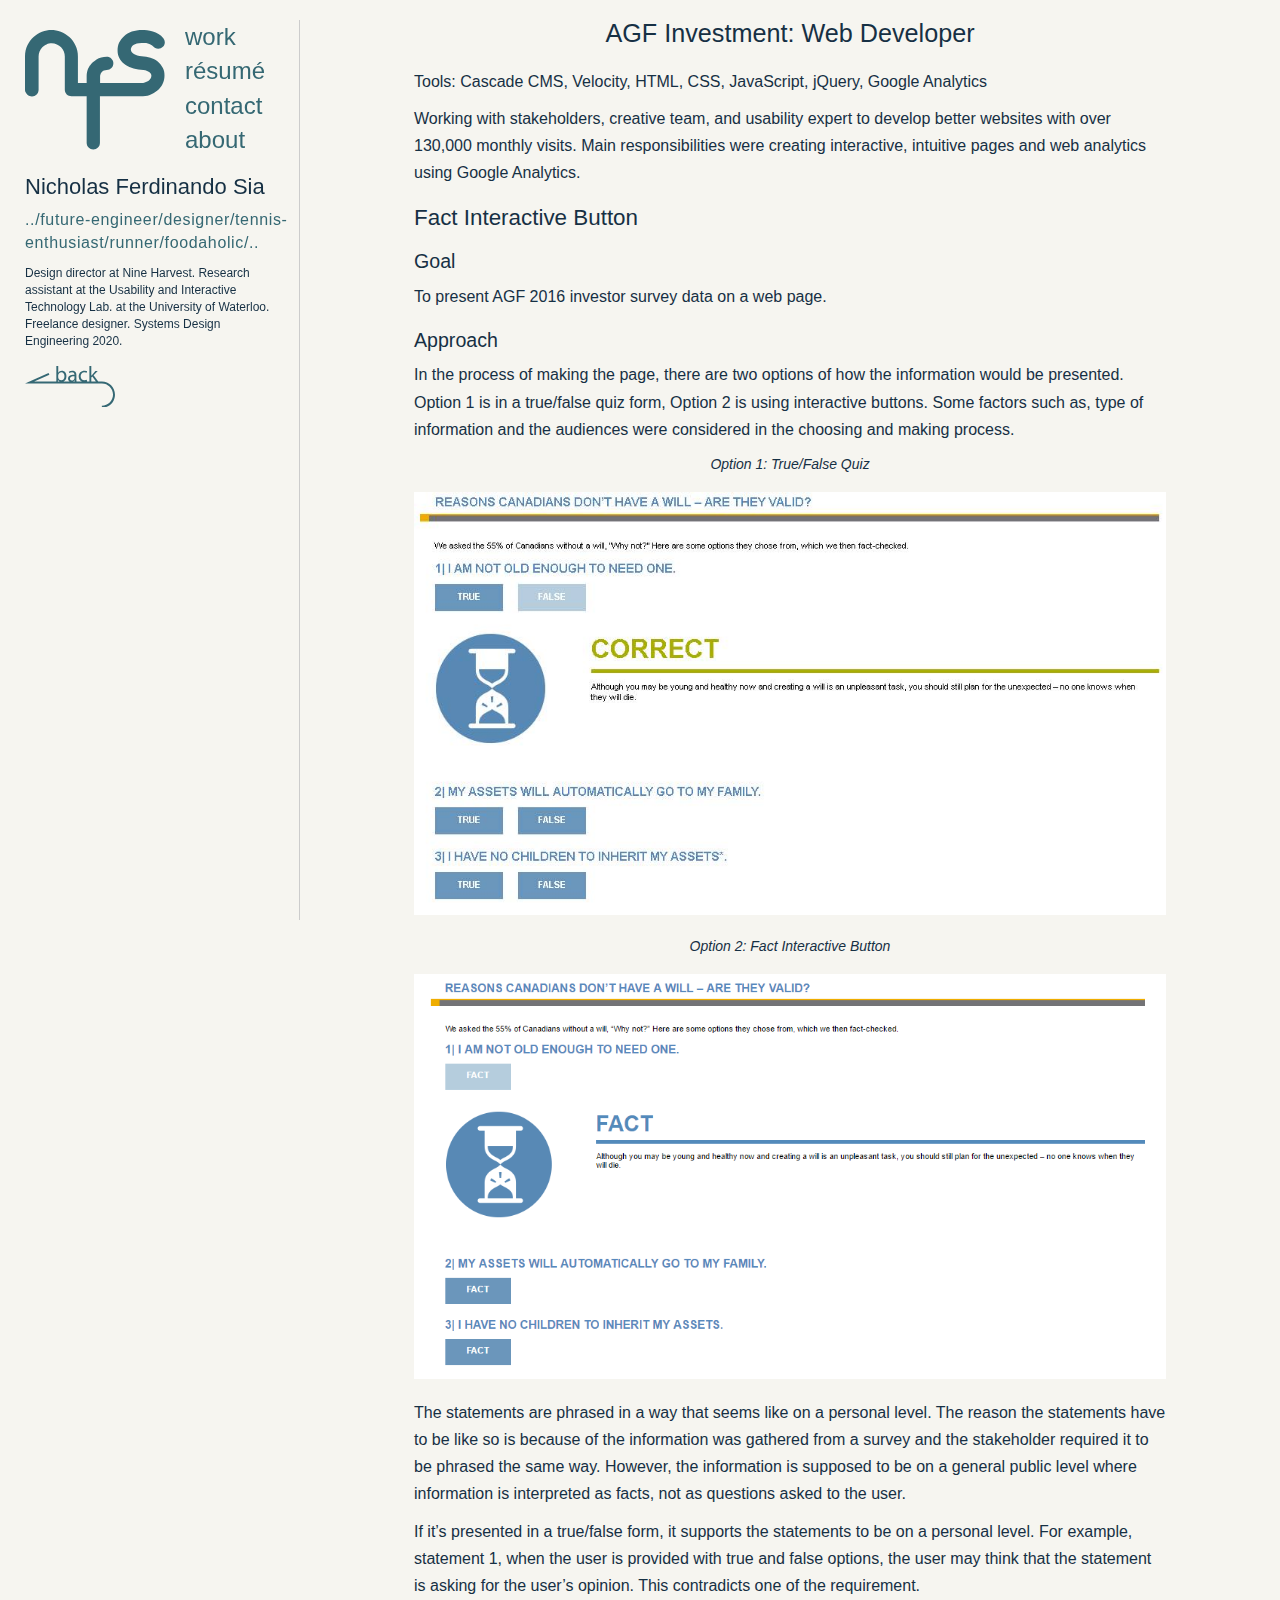
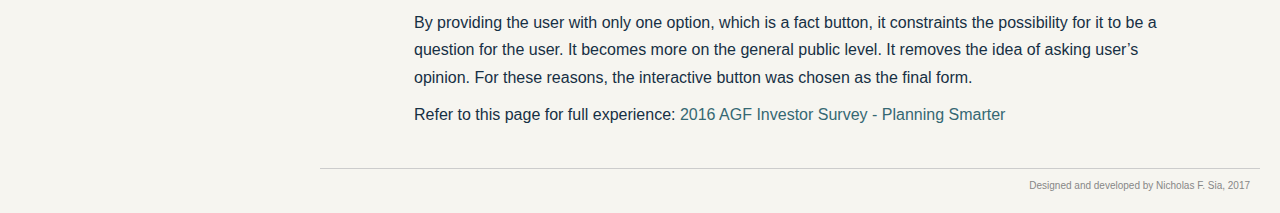
<file: work/agf/index.html>
<!DOCTYPE html>
<html>
		<head>
				<meta charset="utf-8">
				<meta http-equiv="X-UA-Compatible" content="IE=edge">
				<meta name="viewport" content="width=device-width, initial-scale=1">
				<meta name="description" content="Welcome to the digital portfolio of Nicholas F. Sia, a Toronto-based designer, currently pursuing a degree in Systems Design Engineering at the University of Waterloo.">
				<meta name="keywords" content="ux, ui, systems design, engineering, Nicholas Sia, design">
				<meta name="author" content="Nicholas F. Sia">

				<title>AGF Investment | Web Developer</title>
				<link rel="stylesheet" href="https://maxcdn.bootstrapcdn.com/bootstrap/3.3.7/css/bootstrap.min.css">
				<link rel="stylesheet" type="text/css" href="../../css/main.css">
				<link rel="shortcut icon" href="../../image/favicon.ico" type="image/x-icon" />
				<script src="https://ajax.googleapis.com/ajax/libs/jquery/1.12.4/jquery.min.js"></script>

				<script async="" src="//www.google-analytics.com/analytics.js"></script>
				<script>
				  (function(i,s,o,g,r,a,m){i['GoogleAnalyticsObject']=r;i[r]=i[r]||function(){
				  (i[r].q=i[r].q||[]).push(arguments)},i[r].l=1*new Date();a=s.createElement(o),
				  m=s.getElementsByTagName(o)[0];a.async=1;a.src=g;m.parentNode.insertBefore(a,m)
				  })(window,document,'script','https://www.google-analytics.com/analytics.js','ga');

				  ga('create', 'UA-87934754-1', 'auto');
				  ga('send', 'pageview');
				</script>
		</head>
		<body>
			<div class="main_nav">
					<div class="logo_container nfslogo">
						<a href="../..">
							<?xml version="1.0" encoding="utf-8"?>
							<!-- Generator: Adobe Illustrator 19.0.0, SVG Export Plug-In . SVG Version: 6.00 Build 0)  -->
							<svg version="1.1" id="Layer_1" xmlns="http://www.w3.org/2000/svg" xmlns:xlink="http://www.w3.org/1999/xlink" x="0px" y="0px"
								 viewBox="-436 244.1 86.5 73.9" style="enable-background:new -436 244.1 86.5 73.9;" xml:space="preserve">
							<style type="text/css">
								.st0{fill:#356874;}
							</style>
							<g id="XMLID_2_">
								<path id="XMLID_3_" class="st0" d="M-350.9,267.5c0.8,1.4,1.1,2.9,1.1,4.7c0,1.9-0.4,3.6-1.2,5.2c-0.8,1.6-1.9,3-3.2,4.1
									c-1.4,1.1-2.9,2-4.7,2.7c-1.8,0.6-3.7,0.9-5.6,0.9c-0.1,0-0.3,0-0.4,0l0,0H-387l0,0h-2.7v28.7c0,0.6-0.1,1.1-0.3,1.6
									s-0.5,0.9-0.9,1.3c-0.4,0.4-0.8,0.7-1.3,0.9c-0.5,0.2-1,0.3-1.6,0.3c-0.6,0-1.1-0.1-1.6-0.3c-0.5-0.2-0.9-0.5-1.3-0.9
									c-0.4-0.4-0.7-0.8-0.9-1.3c-0.2-0.5-0.3-1-0.3-1.6v-28.7h-1.1h-6h-2.3c-0.6,0-1.1-0.1-1.6-0.3c-0.5-0.2-0.9-0.5-1.3-0.9
									c-0.4-0.4-0.7-0.8-0.9-1.3c-0.2-0.5-0.3-1-0.3-1.6v-20.5c0-1.1-0.2-2.1-0.6-3.1s-1-1.9-1.7-2.6c-0.7-0.8-1.6-1.4-2.6-1.8
									c-1-0.4-2.1-0.7-3.2-0.7l0,0c-1.2,0-2.2,0.2-3.2,0.7c-1,0.4-1.9,1.1-2.6,1.8c-0.7,0.8-1.3,1.6-1.7,2.6s-0.6,2-0.6,3.1V281
									c0,0.6-0.1,1.1-0.3,1.6c-0.1,0.2-0.1,0.3-0.2,0.5c-0.2,0.3-0.4,0.6-0.7,0.9c-0.4,0.4-0.8,0.7-1.3,0.9c-0.5,0.2-1,0.3-1.6,0.3l0,0
									c-0.5,0-1-0.1-1.5-0.3c-0.5-0.2-0.9-0.5-1.3-0.8c-0.4-0.4-0.7-0.8-0.9-1.3c-0.5-0.6-0.6-1.2-0.6-1.8v-20.5c0-2.6,0.5-4.8,1.5-6.9
									c1-2,2.2-3.8,3.8-5.2c1.5-1.3,3.3-2.4,5.2-3.2c2-0.7,3.9-1.1,5.8-1.1l0,0c1.9,0,3.9,0.4,5.8,1.1c1.9,0.7,3.7,1.8,5.3,3.3
									c1.6,1.4,2.8,3.1,3.8,5.2c1,2,1.5,4.3,1.5,6.9v16.3h4.3h1.1v-4.1c0-0.1,0-0.3,0-0.4c0-0.7,0.1-1.4,0.2-2c0.1-0.7,0.3-1.3,0.5-1.9
									c0.2-0.5,0.4-1,0.7-1.4c0.2-0.3,0.4-0.7,0.6-1l0.1-0.1c0.5-0.6,1.1-1.3,1.7-1.9c0.7-0.7,1.5-1.2,2.3-1.8c0.9-0.5,1.8-0.9,2.9-1.2
									c1-0.3,2.2-0.5,3.4-0.5c0.5,0,1,0.1,1.6,0.3c0.5,0.2,0.9,0.5,1.3,0.9c0.4,0.4,0.6,0.8,0.9,1.3c0.2,0.5,0.3,1,0.3,1.6
									s-0.1,1.1-0.3,1.6c-0.2,0.5-0.5,0.9-0.9,1.3s-0.8,0.7-1.3,0.9c-0.5,0.2-1,0.3-1.6,0.3s-1.2,0.1-1.7,0.4c-0.3,0.1-0.5,0.3-0.8,0.4
									c-0.1,0.1-0.3,0.2-0.4,0.3l-0.1,0.1c-0.4,0.4-0.7,0.8-0.8,1.3c-0.1,0.4-0.2,0.7-0.3,1.1c0,0.1,0,0.3,0,0.4v4.1h10.9h11.9l0,0h3.8
									l0,0l0,0c0.4-0.1,0.7-0.1,1-0.3c0.8-0.3,1.5-0.6,2.2-1c0.6-0.4,1.1-0.9,1.4-1.5c0.3-0.6,0.5-1.2,0.5-1.8c0-0.9-0.6-1.8-1.7-2.4
									c-1.1-0.7-2.7-1.1-4.8-1.2c-2.1-0.1-4.1-0.5-5.8-1.2c-1.8-0.6-3.3-1.5-4.6-2.5c-1.3-1-2.3-2.3-3-3.7c-0.7-1.4-1-3-1-4.7
									c0-1.6,0.3-3.2,1-4.7c0.7-1.5,1.7-2.8,3-4c1.3-1.2,2.9-2.1,4.8-2.8s4-1,6.4-1c0.9,0,1.9,0.1,3,0.2c1.2,0.2,2.4,0.4,3.6,0.8
									s2.3,0.9,3.5,1.5c1.1,0.7,2.1,1.5,3,2.6c0.6,0.8,0.9,1.6,0.9,2.4c0,0.6-0.1,1.1-0.3,1.6c-0.2,0.5-0.5,1-0.9,1.3
									c-0.4,0.4-0.8,0.7-1.3,0.9s-1,0.3-1.6,0.3c-1.3,0-2.4-0.5-3.2-1.5c-0.3-0.4-0.7-0.7-1.3-1c-0.6-0.3-1.2-0.5-1.9-0.7
									c-0.7-0.2-1.3-0.3-2-0.3c-0.7-0.1-1.3-0.1-1.9-0.1c-1.1,0-2.1,0.2-2.9,0.4c-0.8,0.2-1.5,0.6-2.1,0.9c-0.6,0.4-1,0.8-1.2,1.3
									c-0.3,0.5-0.4,1-0.4,1.5s0.2,1,0.5,1.5s0.8,0.9,1.4,1.3c0.6,0.4,1.3,0.6,2.1,0.9c0.8,0.2,1.7,0.3,2.7,0.4c1.9,0.1,3.7,0.5,5.4,1
									c1.7,0.6,3.2,1.3,4.5,2.3C-352.6,264.9-351.6,266.1-350.9,267.5z"/>
							</g>
							</svg>
						</a>
					</div>	
					<nav class="menu">
						<ul>
							<li><a href="../..#work">work</a></li>
							<li><a href="../../file/Resume (Main).pdf" target="_blank">r&eacute;sum&eacute;</a></li>
							<li id="contactnav"><a>contact</a></li>
							<li><a href="../../about-me">about</a></li>

						</ul>
					</nav>	
					<h1 class="name">Nicholas Ferdinando Sia</h1>
					<div id="contactinfo">
						<ul>
							<li><a href="mailto:nicholasfsia@gmail.com" target="_blank">nicholasfsia@gmail.com</a></li>
							<li><a href="https://www.linkedin.com/in/nicholasfsia" target="_blank">Linkedin</a></li>
							<li><a href="https://github.com/nicholasfsia" target="_blank">GitHub</a></li>
							<li><a href="https://www.facebook.com/nicholasfsia" target="_blank">Facebook</a></li>
							<li><a href="https://www.instagram.com/nicholasfsia/" target="_blank">Instagram</a></li>
						</ul>
					</div>
					<div class="mytag">../future-engineer/designer/tennis-enthusiast/runner/foodaholic/..</div>
					<div class="myblurb">Design director at Nine Harvest. Research assistant at the Usability and Interactive Technology Lab. at the University of Waterloo. Freelance designer. Systems Design Engineering 2020.</div>
					<div class="backbutton">
					<a href="../..#agf">
						<?xml version="1.0" encoding="utf-8"?>
						<!-- Generator: Adobe Illustrator 19.0.0, SVG Export Plug-In . SVG Version: 6.00 Build 0)  -->
						<svg version="1.1" id="Layer_1" xmlns="http://www.w3.org/2000/svg" xmlns:xlink="http://www.w3.org/1999/xlink" x="0px" y="0px"
							 viewBox="-295 195.5 367.5 170.5" style="enable-background:new -295 195.5 367.5 170.5;" xml:space="preserve">
						<style type="text/css">
							.st0{fill:#356873;}
						</style>
						<path class="st0" d="M18.9,258.9H4.1l-18.9-25.2L2,215.8h-9.5l-12.8,15c-1.3,1.6-2.8,3.5-3.9,5v-40.3H-32v63.4h-12.3
							c1.2-0.4,2.1-0.7,2.8-1.1l-1.4-5.9c-2.2,1-5.2,2.2-9.7,2.2c-8.6,0-15.1-6.2-15.1-16.3c0-9.1,5.4-16.5,15.4-16.5c4.3,0,7.3,1,9.2,2.1
							l1.8-6.1c-2.2-1.1-6.3-2.3-11-2.3c-14.2,0-23.4,9.7-23.4,23.1c0,10.2,5.1,17.8,13.4,20.8h-22.2c-0.5-2.8-0.6-6.4-0.6-10v-16.3
							c0-8.7-3.3-17.8-16.6-17.8c-5.5,0-10.7,1.6-14.3,3.9l1.8,5.2c3-1.9,7.3-3.2,11.3-3.2c8.9,0,9.9,6.5,9.9,10.1v0.9
							c-16.8-0.1-26.2,5.7-26.2,16.2c0,4.4,2.2,8.8,6.6,11h-25.4c6.8-2.9,12.2-10.2,12.2-21.8c0-13.2-7.6-22.2-18.4-22.2
							c-7,0-12,3.1-14.8,8h-0.2v-27.4h-7.8v52.6c0,3.7-0.2,7.8-0.4,10.8h-90.1l62.1-27.8l-3.3-7.3l-96.2,43.1H18.9
							c25.1,0,45.6,20.3,45.6,45.5c0,25.2-20.5,45.6-45.6,45.6v8c29.5,0,53.6-24,53.6-53.5C72.5,282.9,48.4,258.9,18.9,258.9z
							 M-24.2,242.9l4-4.5l14.7,20.5h-18.7V242.9z M-93,237.2h0.1v7.6c0,0.8-0.2,1.7-0.5,2.5c-1.2,3.7-4.8,7.3-10.5,7.3
							c-4.1,0-7.5-2.5-7.5-7.6C-111.4,238.6-101.6,237-93,237.2z M-92.7,253.9h0.3l0.5,5h-7C-96.2,257.7-94.1,255.8-92.7,253.9z
							 M-159.4,234.1c0-1.2,0.3-2.3,0.5-3.2c1.7-6,6.7-9.7,12.1-9.7c8.5,0,13,7.5,13,16.2c0,9.9-4.9,16.7-13.2,16.7
							c-5.8,0-10.4-3.8-11.9-9.3c-0.2-0.9-0.4-1.9-0.4-2.9h-0.1V234.1z M-160.3,252.2h0.3c1.8,3.2,4.2,5.4,7,6.7h-7.7L-160.3,252.2z"/>
						</svg>
					</a>
					</div>
			</div>
			<div class="wide_nav">
				<div class="head_top">
					<div class="logo_top">
						<a href="../..">
							<?xml version="1.0" encoding="utf-8"?>
							<!-- Generator: Adobe Illustrator 19.0.0, SVG Export Plug-In . SVG Version: 6.00 Build 0)  -->
							<svg version="1.1" id="Layer_1" xmlns="http://www.w3.org/2000/svg" xmlns:xlink="http://www.w3.org/1999/xlink" x="0px" y="0px"
								 viewBox="-436 244.1 86.5 73.9" style="enable-background:new -436 244.1 86.5 73.9;" xml:space="preserve">
							<style type="text/css">
								.st0{fill:#356874;}
							</style>
							<g id="XMLID_2_">
								<path id="XMLID_3_" class="st0" d="M-350.9,267.5c0.8,1.4,1.1,2.9,1.1,4.7c0,1.9-0.4,3.6-1.2,5.2c-0.8,1.6-1.9,3-3.2,4.1
									c-1.4,1.1-2.9,2-4.7,2.7c-1.8,0.6-3.7,0.9-5.6,0.9c-0.1,0-0.3,0-0.4,0l0,0H-387l0,0h-2.7v28.7c0,0.6-0.1,1.1-0.3,1.6
									s-0.5,0.9-0.9,1.3c-0.4,0.4-0.8,0.7-1.3,0.9c-0.5,0.2-1,0.3-1.6,0.3c-0.6,0-1.1-0.1-1.6-0.3c-0.5-0.2-0.9-0.5-1.3-0.9
									c-0.4-0.4-0.7-0.8-0.9-1.3c-0.2-0.5-0.3-1-0.3-1.6v-28.7h-1.1h-6h-2.3c-0.6,0-1.1-0.1-1.6-0.3c-0.5-0.2-0.9-0.5-1.3-0.9
									c-0.4-0.4-0.7-0.8-0.9-1.3c-0.2-0.5-0.3-1-0.3-1.6v-20.5c0-1.1-0.2-2.1-0.6-3.1s-1-1.9-1.7-2.6c-0.7-0.8-1.6-1.4-2.6-1.8
									c-1-0.4-2.1-0.7-3.2-0.7l0,0c-1.2,0-2.2,0.2-3.2,0.7c-1,0.4-1.9,1.1-2.6,1.8c-0.7,0.8-1.3,1.6-1.7,2.6s-0.6,2-0.6,3.1V281
									c0,0.6-0.1,1.1-0.3,1.6c-0.1,0.2-0.1,0.3-0.2,0.5c-0.2,0.3-0.4,0.6-0.7,0.9c-0.4,0.4-0.8,0.7-1.3,0.9c-0.5,0.2-1,0.3-1.6,0.3l0,0
									c-0.5,0-1-0.1-1.5-0.3c-0.5-0.2-0.9-0.5-1.3-0.8c-0.4-0.4-0.7-0.8-0.9-1.3c-0.5-0.6-0.6-1.2-0.6-1.8v-20.5c0-2.6,0.5-4.8,1.5-6.9
									c1-2,2.2-3.8,3.8-5.2c1.5-1.3,3.3-2.4,5.2-3.2c2-0.7,3.9-1.1,5.8-1.1l0,0c1.9,0,3.9,0.4,5.8,1.1c1.9,0.7,3.7,1.8,5.3,3.3
									c1.6,1.4,2.8,3.1,3.8,5.2c1,2,1.5,4.3,1.5,6.9v16.3h4.3h1.1v-4.1c0-0.1,0-0.3,0-0.4c0-0.7,0.1-1.4,0.2-2c0.1-0.7,0.3-1.3,0.5-1.9
									c0.2-0.5,0.4-1,0.7-1.4c0.2-0.3,0.4-0.7,0.6-1l0.1-0.1c0.5-0.6,1.1-1.3,1.7-1.9c0.7-0.7,1.5-1.2,2.3-1.8c0.9-0.5,1.8-0.9,2.9-1.2
									c1-0.3,2.2-0.5,3.4-0.5c0.5,0,1,0.1,1.6,0.3c0.5,0.2,0.9,0.5,1.3,0.9c0.4,0.4,0.6,0.8,0.9,1.3c0.2,0.5,0.3,1,0.3,1.6
									s-0.1,1.1-0.3,1.6c-0.2,0.5-0.5,0.9-0.9,1.3s-0.8,0.7-1.3,0.9c-0.5,0.2-1,0.3-1.6,0.3s-1.2,0.1-1.7,0.4c-0.3,0.1-0.5,0.3-0.8,0.4
									c-0.1,0.1-0.3,0.2-0.4,0.3l-0.1,0.1c-0.4,0.4-0.7,0.8-0.8,1.3c-0.1,0.4-0.2,0.7-0.3,1.1c0,0.1,0,0.3,0,0.4v4.1h10.9h11.9l0,0h3.8
									l0,0l0,0c0.4-0.1,0.7-0.1,1-0.3c0.8-0.3,1.5-0.6,2.2-1c0.6-0.4,1.1-0.9,1.4-1.5c0.3-0.6,0.5-1.2,0.5-1.8c0-0.9-0.6-1.8-1.7-2.4
									c-1.1-0.7-2.7-1.1-4.8-1.2c-2.1-0.1-4.1-0.5-5.8-1.2c-1.8-0.6-3.3-1.5-4.6-2.5c-1.3-1-2.3-2.3-3-3.7c-0.7-1.4-1-3-1-4.7
									c0-1.6,0.3-3.2,1-4.7c0.7-1.5,1.7-2.8,3-4c1.3-1.2,2.9-2.1,4.8-2.8s4-1,6.4-1c0.9,0,1.9,0.1,3,0.2c1.2,0.2,2.4,0.4,3.6,0.8
									s2.3,0.9,3.5,1.5c1.1,0.7,2.1,1.5,3,2.6c0.6,0.8,0.9,1.6,0.9,2.4c0,0.6-0.1,1.1-0.3,1.6c-0.2,0.5-0.5,1-0.9,1.3
									c-0.4,0.4-0.8,0.7-1.3,0.9s-1,0.3-1.6,0.3c-1.3,0-2.4-0.5-3.2-1.5c-0.3-0.4-0.7-0.7-1.3-1c-0.6-0.3-1.2-0.5-1.9-0.7
									c-0.7-0.2-1.3-0.3-2-0.3c-0.7-0.1-1.3-0.1-1.9-0.1c-1.1,0-2.1,0.2-2.9,0.4c-0.8,0.2-1.5,0.6-2.1,0.9c-0.6,0.4-1,0.8-1.2,1.3
									c-0.3,0.5-0.4,1-0.4,1.5s0.2,1,0.5,1.5s0.8,0.9,1.4,1.3c0.6,0.4,1.3,0.6,2.1,0.9c0.8,0.2,1.7,0.3,2.7,0.4c1.9,0.1,3.7,0.5,5.4,1
									c1.7,0.6,3.2,1.3,4.5,2.3C-352.6,264.9-351.6,266.1-350.9,267.5z"/>
							</g>
							</svg></a>
					</div>
					<div class="text_top">
						<div class="name_top">Nicholas Ferdinando Sia</div>
						<div class="tag_top">../future-engineer/designer/tennis-<br />enthusiast/runner/foodaholic/..</div>
					</div>	
				</div>
				<div class="menu_top myblurb_wide">Design director at Nine Harvest. Research assistant at the Usability and Interactive Technology Lab. at the University of Waterloo. Freelance designer. Systems Design Engineering 2020.</div>
				<nav class="menu_top">
						<ul>
							<li><a href="../..#work">work</a></li>
							<li><a href="../../file/Resume (Main).pdf" target="_blank">r&eacute;sum&eacute;</a></li>
							<li id="contactnavwide"><a>contact</a></li>
							<li><a href="../../about-me">about</a></li>
						</ul>
				</nav>
					<div id="contactinfowide">
						<ul>
							<li><a href="mailto:nicholasfsia@gmail.com" target="_blank">nicholasfsia@gmail.com</a></li>
							<li><a href="https://www.linkedin.com/in/nicholasfsia" target="_blank">Linkedin</a></li>
							<li><a href="https://github.com/nicholasfsia" target="_blank">GitHub</a></li>
							<li><a href="https://www.facebook.com/nicholasfsia" target="_blank">Facebook</a></li>
							<li><a href="https://www.instagram.com/nicholasfsia/" target="_blank">Instagram</a></li>
						</ul>
					</div>	
			</div>
			<div class="contentpage_specific">
					<div class="explanation">
						<h1 class="project_title">AGF Investment: Web Developer</h1>
							<p>Tools: Cascade CMS, Velocity, HTML, CSS, JavaScript, jQuery, Google Analytics</p>
							<p>Working with stakeholders, creative team, and usability expert to develop better websites with over 130,000 monthly visits. Main responsibilities were creating interactive, intuitive pages and web analytics using Google Analytics.</p>
							<h2>Fact Interactive Button</h2>
								<h3>Goal</h3>
									<p>To present AGF 2016 investor survey data on a web page.</p>
								<h3>Approach</h3>
									<p>In the process of making the page, there are two options of how the information would be presented. Option 1 is in a true/false quiz form, Option 2 is using interactive buttons. Some factors such as, type of information and the audiences were considered in the choosing and making process.</p>
									<figure>
										<figcaption>Option 1: True/False Quiz</figcaption>
										<img src="truefalse.png" class="image_one" alt="Statement 1 when the false is selected"/>
									</figure>
									<figure>
										<figcaption>Option 2: Fact Interactive Button</figcaption>
										<img src="fact.png" class="image_one" alt="Statement 1 when the fact button is selected" />
									</figure>
									<p>The statements are phrased in a way that seems like on a personal level. The reason the statements have to be like so is because of the information was gathered from a survey and the stakeholder required it to be phrased the same way. However, the information is supposed to be on a general public level where information is interpreted as facts, not as questions asked to the user.</p>
									<p>If it’s presented in a true/false form, it supports the statements to be on a personal level. For example, statement 1, when the user is provided with true and false options, the user may think that the statement is asking for the user’s opinion. This contradicts one of the requirement.</p>
									<p>By providing the user with only one option, which is a fact button, it constraints the possibility for it to be a question for the user. It becomes more on the general public level. It removes the idea of asking user’s opinion. For these reasons, the interactive button was chosen as the final form.</p>
									<p>Refer to this page for full experience: <a href="http://www.agf.com/static/en/learning-centre/investor-survey/2016-investor-survey/estate-planning" target="_blank">2016 AGF Investor Survey - Planning Smarter</a></p>

					</div>
					<footer>
						<p>Designed and developed by Nicholas F. Sia, 2017</p>
					</footer>		
			</div>


		</body>
		<script src="../../js/main.js"></script>
</html>
</file>
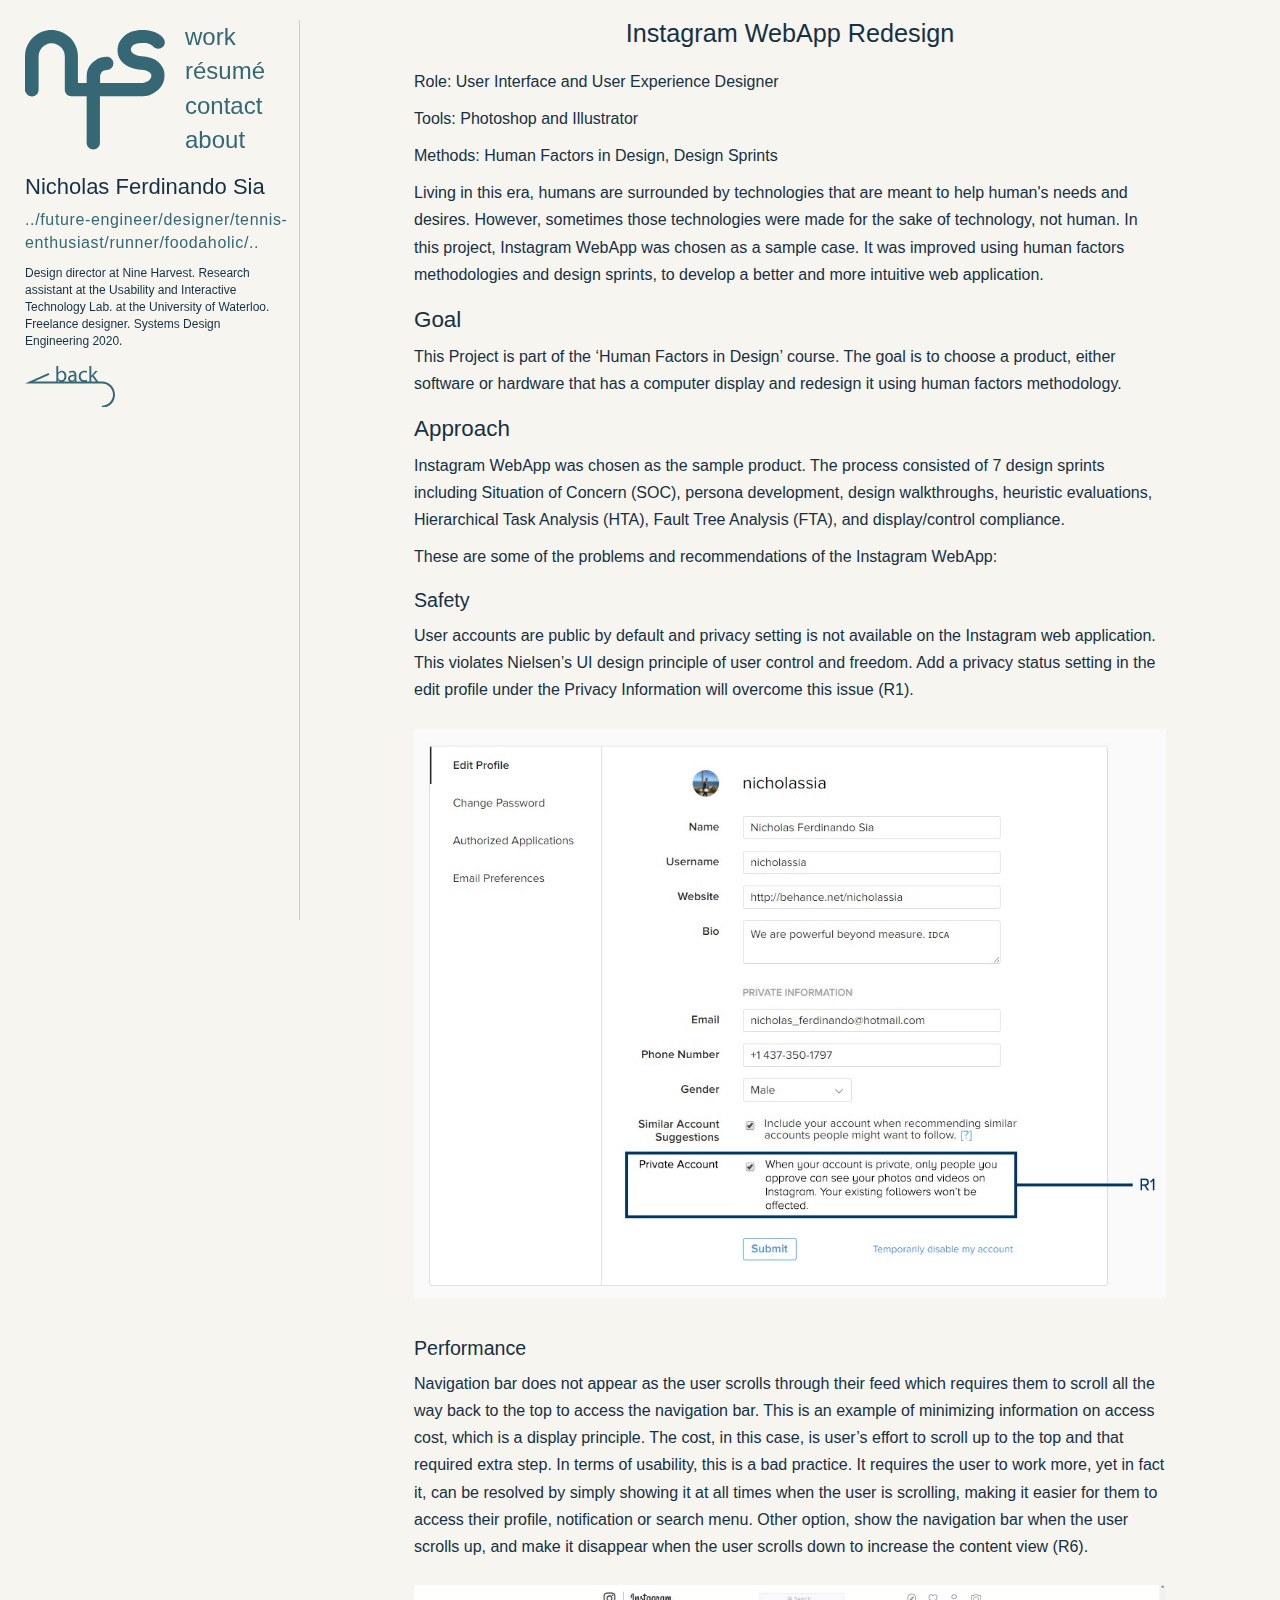
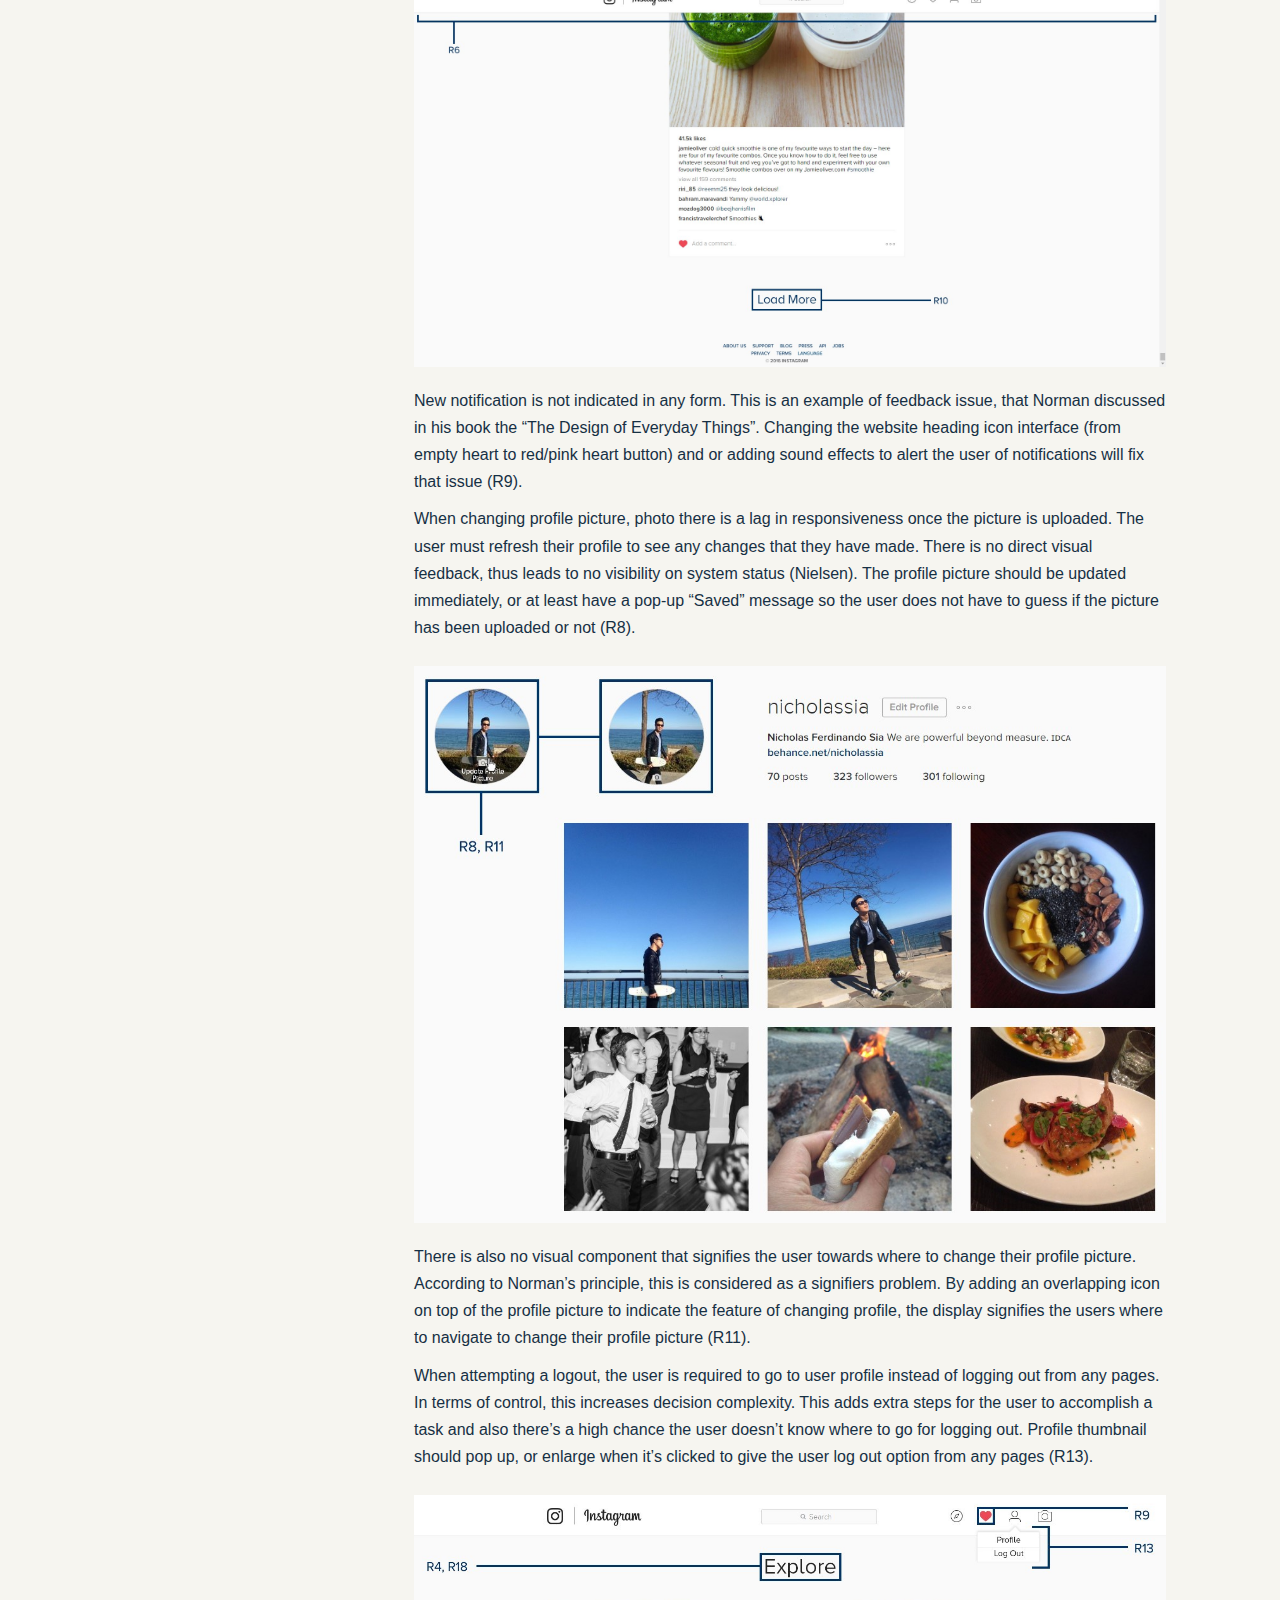
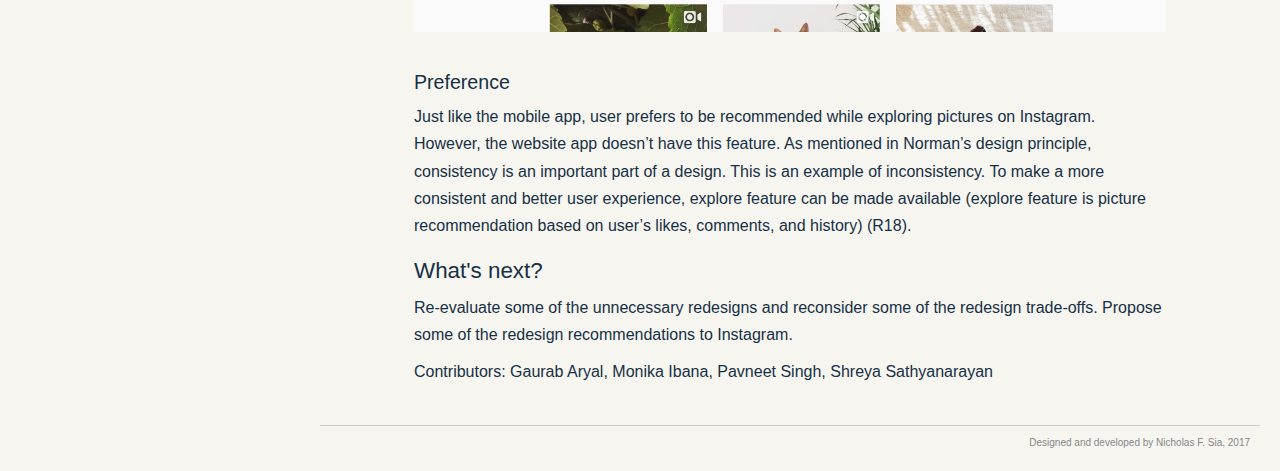
<file: work/instagram/index.html>
<!DOCTYPE html>
<html>
		<head>
				<meta charset="utf-8">
				<meta http-equiv="X-UA-Compatible" content="IE=edge">
				<meta name="viewport" content="width=device-width, initial-scale=1">
				<meta name="description" content="Welcome to the digital portfolio of Nicholas F. Sia, a Toronto-based designer, currently pursuing a degree in Systems Design Engineering at the University of Waterloo.">
				<meta name="keywords" content="ux, ui, systems design, engineering, Nicholas Sia, design">
				<meta name="author" content="Nicholas F. Sia">

				<title>Instagram WebApp Redesign</title>
				<link rel="stylesheet" href="https://maxcdn.bootstrapcdn.com/bootstrap/3.3.7/css/bootstrap.min.css">
				<link rel="stylesheet" type="text/css" href="../../css/main.css">
				<link rel="shortcut icon" href="../../image/favicon.ico" type="image/x-icon" />
				<script src="https://ajax.googleapis.com/ajax/libs/jquery/1.12.4/jquery.min.js"></script>

				<script async="" src="//www.google-analytics.com/analytics.js"></script>
				<script>
				  (function(i,s,o,g,r,a,m){i['GoogleAnalyticsObject']=r;i[r]=i[r]||function(){
				  (i[r].q=i[r].q||[]).push(arguments)},i[r].l=1*new Date();a=s.createElement(o),
				  m=s.getElementsByTagName(o)[0];a.async=1;a.src=g;m.parentNode.insertBefore(a,m)
				  })(window,document,'script','https://www.google-analytics.com/analytics.js','ga');

				  ga('create', 'UA-87934754-1', 'auto');
				  ga('send', 'pageview');
				</script>
		</head>
		<body>
			<div class="main_nav">
					<div class="logo_container nfslogo">
						<a href="../..">
							<?xml version="1.0" encoding="utf-8"?>
							<!-- Generator: Adobe Illustrator 19.0.0, SVG Export Plug-In . SVG Version: 6.00 Build 0)  -->
							<svg version="1.1" id="Layer_1" xmlns="http://www.w3.org/2000/svg" xmlns:xlink="http://www.w3.org/1999/xlink" x="0px" y="0px"
								 viewBox="-436 244.1 86.5 73.9" style="enable-background:new -436 244.1 86.5 73.9;" xml:space="preserve">
							<style type="text/css">
								.st0{fill:#356874;}
							</style>
							<g id="XMLID_2_">
								<path id="XMLID_3_" class="st0" d="M-350.9,267.5c0.8,1.4,1.1,2.9,1.1,4.7c0,1.9-0.4,3.6-1.2,5.2c-0.8,1.6-1.9,3-3.2,4.1
									c-1.4,1.1-2.9,2-4.7,2.7c-1.8,0.6-3.7,0.9-5.6,0.9c-0.1,0-0.3,0-0.4,0l0,0H-387l0,0h-2.7v28.7c0,0.6-0.1,1.1-0.3,1.6
									s-0.5,0.9-0.9,1.3c-0.4,0.4-0.8,0.7-1.3,0.9c-0.5,0.2-1,0.3-1.6,0.3c-0.6,0-1.1-0.1-1.6-0.3c-0.5-0.2-0.9-0.5-1.3-0.9
									c-0.4-0.4-0.7-0.8-0.9-1.3c-0.2-0.5-0.3-1-0.3-1.6v-28.7h-1.1h-6h-2.3c-0.6,0-1.1-0.1-1.6-0.3c-0.5-0.2-0.9-0.5-1.3-0.9
									c-0.4-0.4-0.7-0.8-0.9-1.3c-0.2-0.5-0.3-1-0.3-1.6v-20.5c0-1.1-0.2-2.1-0.6-3.1s-1-1.9-1.7-2.6c-0.7-0.8-1.6-1.4-2.6-1.8
									c-1-0.4-2.1-0.7-3.2-0.7l0,0c-1.2,0-2.2,0.2-3.2,0.7c-1,0.4-1.9,1.1-2.6,1.8c-0.7,0.8-1.3,1.6-1.7,2.6s-0.6,2-0.6,3.1V281
									c0,0.6-0.1,1.1-0.3,1.6c-0.1,0.2-0.1,0.3-0.2,0.5c-0.2,0.3-0.4,0.6-0.7,0.9c-0.4,0.4-0.8,0.7-1.3,0.9c-0.5,0.2-1,0.3-1.6,0.3l0,0
									c-0.5,0-1-0.1-1.5-0.3c-0.5-0.2-0.9-0.5-1.3-0.8c-0.4-0.4-0.7-0.8-0.9-1.3c-0.5-0.6-0.6-1.2-0.6-1.8v-20.5c0-2.6,0.5-4.8,1.5-6.9
									c1-2,2.2-3.8,3.8-5.2c1.5-1.3,3.3-2.4,5.2-3.2c2-0.7,3.9-1.1,5.8-1.1l0,0c1.9,0,3.9,0.4,5.8,1.1c1.9,0.7,3.7,1.8,5.3,3.3
									c1.6,1.4,2.8,3.1,3.8,5.2c1,2,1.5,4.3,1.5,6.9v16.3h4.3h1.1v-4.1c0-0.1,0-0.3,0-0.4c0-0.7,0.1-1.4,0.2-2c0.1-0.7,0.3-1.3,0.5-1.9
									c0.2-0.5,0.4-1,0.7-1.4c0.2-0.3,0.4-0.7,0.6-1l0.1-0.1c0.5-0.6,1.1-1.3,1.7-1.9c0.7-0.7,1.5-1.2,2.3-1.8c0.9-0.5,1.8-0.9,2.9-1.2
									c1-0.3,2.2-0.5,3.4-0.5c0.5,0,1,0.1,1.6,0.3c0.5,0.2,0.9,0.5,1.3,0.9c0.4,0.4,0.6,0.8,0.9,1.3c0.2,0.5,0.3,1,0.3,1.6
									s-0.1,1.1-0.3,1.6c-0.2,0.5-0.5,0.9-0.9,1.3s-0.8,0.7-1.3,0.9c-0.5,0.2-1,0.3-1.6,0.3s-1.2,0.1-1.7,0.4c-0.3,0.1-0.5,0.3-0.8,0.4
									c-0.1,0.1-0.3,0.2-0.4,0.3l-0.1,0.1c-0.4,0.4-0.7,0.8-0.8,1.3c-0.1,0.4-0.2,0.7-0.3,1.1c0,0.1,0,0.3,0,0.4v4.1h10.9h11.9l0,0h3.8
									l0,0l0,0c0.4-0.1,0.7-0.1,1-0.3c0.8-0.3,1.5-0.6,2.2-1c0.6-0.4,1.1-0.9,1.4-1.5c0.3-0.6,0.5-1.2,0.5-1.8c0-0.9-0.6-1.8-1.7-2.4
									c-1.1-0.7-2.7-1.1-4.8-1.2c-2.1-0.1-4.1-0.5-5.8-1.2c-1.8-0.6-3.3-1.5-4.6-2.5c-1.3-1-2.3-2.3-3-3.7c-0.7-1.4-1-3-1-4.7
									c0-1.6,0.3-3.2,1-4.7c0.7-1.5,1.7-2.8,3-4c1.3-1.2,2.9-2.1,4.8-2.8s4-1,6.4-1c0.9,0,1.9,0.1,3,0.2c1.2,0.2,2.4,0.4,3.6,0.8
									s2.3,0.9,3.5,1.5c1.1,0.7,2.1,1.5,3,2.6c0.6,0.8,0.9,1.6,0.9,2.4c0,0.6-0.1,1.1-0.3,1.6c-0.2,0.5-0.5,1-0.9,1.3
									c-0.4,0.4-0.8,0.7-1.3,0.9s-1,0.3-1.6,0.3c-1.3,0-2.4-0.5-3.2-1.5c-0.3-0.4-0.7-0.7-1.3-1c-0.6-0.3-1.2-0.5-1.9-0.7
									c-0.7-0.2-1.3-0.3-2-0.3c-0.7-0.1-1.3-0.1-1.9-0.1c-1.1,0-2.1,0.2-2.9,0.4c-0.8,0.2-1.5,0.6-2.1,0.9c-0.6,0.4-1,0.8-1.2,1.3
									c-0.3,0.5-0.4,1-0.4,1.5s0.2,1,0.5,1.5s0.8,0.9,1.4,1.3c0.6,0.4,1.3,0.6,2.1,0.9c0.8,0.2,1.7,0.3,2.7,0.4c1.9,0.1,3.7,0.5,5.4,1
									c1.7,0.6,3.2,1.3,4.5,2.3C-352.6,264.9-351.6,266.1-350.9,267.5z"/>
							</g>
							</svg>
						</a>
					</div>	
					<nav class="menu">
						<ul>
							<li><a href="../..#work">work</a></li>
							<li><a href="../../file/Resume (Main).pdf" target="_blank">r&eacute;sum&eacute;</a></li>
							<li id="contactnav"><a>contact</a></li>
							<li><a href="../../about-me">about</a></li>

						</ul>
					</nav>	
					<h1 class="name">Nicholas Ferdinando Sia</h1>
					<div id="contactinfo">
						<ul>
							<li><a href="mailto:nicholasfsia@gmail.com" target="_blank">nicholasfsia@gmail.com</a></li>
							<li><a href="https://www.linkedin.com/in/nicholasfsia" target="_blank">Linkedin</a></li>
							<li><a href="https://github.com/nicholasfsia" target="_blank">GitHub</a></li>
							<li><a href="https://www.facebook.com/nicholasfsia" target="_blank">Facebook</a></li>
							<li><a href="https://www.instagram.com/nicholasfsia/" target="_blank">Instagram</a></li>
						</ul>
					</div>
					<div class="mytag">../future-engineer/designer/tennis-enthusiast/runner/foodaholic/..</div>
					<div class="myblurb">Design director at Nine Harvest. Research assistant at the Usability and Interactive Technology Lab. at the University of Waterloo. Freelance designer. Systems Design Engineering 2020.</div>
					<div class="backbutton">
					<a href="../..#instagram">
						<?xml version="1.0" encoding="utf-8"?>
						<!-- Generator: Adobe Illustrator 19.0.0, SVG Export Plug-In . SVG Version: 6.00 Build 0)  -->
						<svg version="1.1" id="Layer_1" xmlns="http://www.w3.org/2000/svg" xmlns:xlink="http://www.w3.org/1999/xlink" x="0px" y="0px"
							 viewBox="-295 195.5 367.5 170.5" style="enable-background:new -295 195.5 367.5 170.5;" xml:space="preserve">
						<style type="text/css">
							.st0{fill:#356873;}
						</style>
						<path class="st0" d="M18.9,258.9H4.1l-18.9-25.2L2,215.8h-9.5l-12.8,15c-1.3,1.6-2.8,3.5-3.9,5v-40.3H-32v63.4h-12.3
							c1.2-0.4,2.1-0.7,2.8-1.1l-1.4-5.9c-2.2,1-5.2,2.2-9.7,2.2c-8.6,0-15.1-6.2-15.1-16.3c0-9.1,5.4-16.5,15.4-16.5c4.3,0,7.3,1,9.2,2.1
							l1.8-6.1c-2.2-1.1-6.3-2.3-11-2.3c-14.2,0-23.4,9.7-23.4,23.1c0,10.2,5.1,17.8,13.4,20.8h-22.2c-0.5-2.8-0.6-6.4-0.6-10v-16.3
							c0-8.7-3.3-17.8-16.6-17.8c-5.5,0-10.7,1.6-14.3,3.9l1.8,5.2c3-1.9,7.3-3.2,11.3-3.2c8.9,0,9.9,6.5,9.9,10.1v0.9
							c-16.8-0.1-26.2,5.7-26.2,16.2c0,4.4,2.2,8.8,6.6,11h-25.4c6.8-2.9,12.2-10.2,12.2-21.8c0-13.2-7.6-22.2-18.4-22.2
							c-7,0-12,3.1-14.8,8h-0.2v-27.4h-7.8v52.6c0,3.7-0.2,7.8-0.4,10.8h-90.1l62.1-27.8l-3.3-7.3l-96.2,43.1H18.9
							c25.1,0,45.6,20.3,45.6,45.5c0,25.2-20.5,45.6-45.6,45.6v8c29.5,0,53.6-24,53.6-53.5C72.5,282.9,48.4,258.9,18.9,258.9z
							 M-24.2,242.9l4-4.5l14.7,20.5h-18.7V242.9z M-93,237.2h0.1v7.6c0,0.8-0.2,1.7-0.5,2.5c-1.2,3.7-4.8,7.3-10.5,7.3
							c-4.1,0-7.5-2.5-7.5-7.6C-111.4,238.6-101.6,237-93,237.2z M-92.7,253.9h0.3l0.5,5h-7C-96.2,257.7-94.1,255.8-92.7,253.9z
							 M-159.4,234.1c0-1.2,0.3-2.3,0.5-3.2c1.7-6,6.7-9.7,12.1-9.7c8.5,0,13,7.5,13,16.2c0,9.9-4.9,16.7-13.2,16.7
							c-5.8,0-10.4-3.8-11.9-9.3c-0.2-0.9-0.4-1.9-0.4-2.9h-0.1V234.1z M-160.3,252.2h0.3c1.8,3.2,4.2,5.4,7,6.7h-7.7L-160.3,252.2z"/>
						</svg>

					</a>
					</div>
			</div>
			<div class="wide_nav">
				<div class="head_top">
					<div class="logo_top">
						<a href="../..">
							<?xml version="1.0" encoding="utf-8"?>
							<!-- Generator: Adobe Illustrator 19.0.0, SVG Export Plug-In . SVG Version: 6.00 Build 0)  -->
							<svg version="1.1" id="Layer_1" xmlns="http://www.w3.org/2000/svg" xmlns:xlink="http://www.w3.org/1999/xlink" x="0px" y="0px"
								 viewBox="-436 244.1 86.5 73.9" style="enable-background:new -436 244.1 86.5 73.9;" xml:space="preserve">
							<style type="text/css">
								.st0{fill:#356874;}
							</style>
							<g id="XMLID_2_">
								<path id="XMLID_3_" class="st0" d="M-350.9,267.5c0.8,1.4,1.1,2.9,1.1,4.7c0,1.9-0.4,3.6-1.2,5.2c-0.8,1.6-1.9,3-3.2,4.1
									c-1.4,1.1-2.9,2-4.7,2.7c-1.8,0.6-3.7,0.9-5.6,0.9c-0.1,0-0.3,0-0.4,0l0,0H-387l0,0h-2.7v28.7c0,0.6-0.1,1.1-0.3,1.6
									s-0.5,0.9-0.9,1.3c-0.4,0.4-0.8,0.7-1.3,0.9c-0.5,0.2-1,0.3-1.6,0.3c-0.6,0-1.1-0.1-1.6-0.3c-0.5-0.2-0.9-0.5-1.3-0.9
									c-0.4-0.4-0.7-0.8-0.9-1.3c-0.2-0.5-0.3-1-0.3-1.6v-28.7h-1.1h-6h-2.3c-0.6,0-1.1-0.1-1.6-0.3c-0.5-0.2-0.9-0.5-1.3-0.9
									c-0.4-0.4-0.7-0.8-0.9-1.3c-0.2-0.5-0.3-1-0.3-1.6v-20.5c0-1.1-0.2-2.1-0.6-3.1s-1-1.9-1.7-2.6c-0.7-0.8-1.6-1.4-2.6-1.8
									c-1-0.4-2.1-0.7-3.2-0.7l0,0c-1.2,0-2.2,0.2-3.2,0.7c-1,0.4-1.9,1.1-2.6,1.8c-0.7,0.8-1.3,1.6-1.7,2.6s-0.6,2-0.6,3.1V281
									c0,0.6-0.1,1.1-0.3,1.6c-0.1,0.2-0.1,0.3-0.2,0.5c-0.2,0.3-0.4,0.6-0.7,0.9c-0.4,0.4-0.8,0.7-1.3,0.9c-0.5,0.2-1,0.3-1.6,0.3l0,0
									c-0.5,0-1-0.1-1.5-0.3c-0.5-0.2-0.9-0.5-1.3-0.8c-0.4-0.4-0.7-0.8-0.9-1.3c-0.5-0.6-0.6-1.2-0.6-1.8v-20.5c0-2.6,0.5-4.8,1.5-6.9
									c1-2,2.2-3.8,3.8-5.2c1.5-1.3,3.3-2.4,5.2-3.2c2-0.7,3.9-1.1,5.8-1.1l0,0c1.9,0,3.9,0.4,5.8,1.1c1.9,0.7,3.7,1.8,5.3,3.3
									c1.6,1.4,2.8,3.1,3.8,5.2c1,2,1.5,4.3,1.5,6.9v16.3h4.3h1.1v-4.1c0-0.1,0-0.3,0-0.4c0-0.7,0.1-1.4,0.2-2c0.1-0.7,0.3-1.3,0.5-1.9
									c0.2-0.5,0.4-1,0.7-1.4c0.2-0.3,0.4-0.7,0.6-1l0.1-0.1c0.5-0.6,1.1-1.3,1.7-1.9c0.7-0.7,1.5-1.2,2.3-1.8c0.9-0.5,1.8-0.9,2.9-1.2
									c1-0.3,2.2-0.5,3.4-0.5c0.5,0,1,0.1,1.6,0.3c0.5,0.2,0.9,0.5,1.3,0.9c0.4,0.4,0.6,0.8,0.9,1.3c0.2,0.5,0.3,1,0.3,1.6
									s-0.1,1.1-0.3,1.6c-0.2,0.5-0.5,0.9-0.9,1.3s-0.8,0.7-1.3,0.9c-0.5,0.2-1,0.3-1.6,0.3s-1.2,0.1-1.7,0.4c-0.3,0.1-0.5,0.3-0.8,0.4
									c-0.1,0.1-0.3,0.2-0.4,0.3l-0.1,0.1c-0.4,0.4-0.7,0.8-0.8,1.3c-0.1,0.4-0.2,0.7-0.3,1.1c0,0.1,0,0.3,0,0.4v4.1h10.9h11.9l0,0h3.8
									l0,0l0,0c0.4-0.1,0.7-0.1,1-0.3c0.8-0.3,1.5-0.6,2.2-1c0.6-0.4,1.1-0.9,1.4-1.5c0.3-0.6,0.5-1.2,0.5-1.8c0-0.9-0.6-1.8-1.7-2.4
									c-1.1-0.7-2.7-1.1-4.8-1.2c-2.1-0.1-4.1-0.5-5.8-1.2c-1.8-0.6-3.3-1.5-4.6-2.5c-1.3-1-2.3-2.3-3-3.7c-0.7-1.4-1-3-1-4.7
									c0-1.6,0.3-3.2,1-4.7c0.7-1.5,1.7-2.8,3-4c1.3-1.2,2.9-2.1,4.8-2.8s4-1,6.4-1c0.9,0,1.9,0.1,3,0.2c1.2,0.2,2.4,0.4,3.6,0.8
									s2.3,0.9,3.5,1.5c1.1,0.7,2.1,1.5,3,2.6c0.6,0.8,0.9,1.6,0.9,2.4c0,0.6-0.1,1.1-0.3,1.6c-0.2,0.5-0.5,1-0.9,1.3
									c-0.4,0.4-0.8,0.7-1.3,0.9s-1,0.3-1.6,0.3c-1.3,0-2.4-0.5-3.2-1.5c-0.3-0.4-0.7-0.7-1.3-1c-0.6-0.3-1.2-0.5-1.9-0.7
									c-0.7-0.2-1.3-0.3-2-0.3c-0.7-0.1-1.3-0.1-1.9-0.1c-1.1,0-2.1,0.2-2.9,0.4c-0.8,0.2-1.5,0.6-2.1,0.9c-0.6,0.4-1,0.8-1.2,1.3
									c-0.3,0.5-0.4,1-0.4,1.5s0.2,1,0.5,1.5s0.8,0.9,1.4,1.3c0.6,0.4,1.3,0.6,2.1,0.9c0.8,0.2,1.7,0.3,2.7,0.4c1.9,0.1,3.7,0.5,5.4,1
									c1.7,0.6,3.2,1.3,4.5,2.3C-352.6,264.9-351.6,266.1-350.9,267.5z"/>
							</g>
							</svg></a>
					</div>
					<div class="text_top">
						<div class="name_top">Nicholas Ferdinando Sia</div>
						<div class="tag_top">../future-engineer/designer/tennis-<br />enthusiast/runner/foodaholic/..</div>
					</div>	
				</div>
				<div class="menu_top myblurb_wide">Design director at Nine Harvest. Research assistant at the Usability and Interactive Technology Lab. at the University of Waterloo. Freelance designer. Systems Design Engineering 2020.</div>
				<nav class="menu_top">
						<ul>
							<li><a href="../..#work">work</a></li>
							<li><a href="../../file/Resume (Main).pdf" target="_blank">r&eacute;sum&eacute;</a></li>
							<li id="contactnavwide"><a>contact</a></li>
							<li><a href="../../about-me">about</a></li>
						</ul>
				</nav>
					<div id="contactinfowide">
						<ul>
							<li><a href="mailto:nicholasfsia@gmail.com" target="_blank">nicholasfsia@gmail.com</a></li>
							<li><a href="https://www.linkedin.com/in/nicholasfsia" target="_blank">Linkedin</a></li>
							<li><a href="https://github.com/nicholasfsia" target="_blank">GitHub</a></li>
							<li><a href="https://www.facebook.com/nicholasfsia" target="_blank">Facebook</a></li>
							<li><a href="https://www.instagram.com/nicholasfsia/" target="_blank">Instagram</a></li>
						</ul>
					</div>	
			</div>
			<div class="contentpage_specific">
					
					<div class="explanation">

						<h1 class="project_title">Instagram WebApp Redesign</h1>
							<p>Role: User Interface and User Experience Designer</p>
							<p>Tools: Photoshop and Illustrator</p>
							<p>Methods: Human Factors in Design, Design Sprints</p>
							<p>Living in this era, humans are surrounded by technologies that are meant to help human's needs and desires. However, sometimes those technologies were made for the sake of technology, not human. In this project, Instagram WebApp was chosen as a sample case. It was improved using human factors methodologies and design sprints,  to develop a better and more intuitive web application.</p>
							<h2>Goal</h2>
								<p>This Project is part of the ‘Human Factors in Design’ course. The goal is to choose a product, either software or hardware that has a computer display and redesign it using human factors methodology.</p>
							<h2>Approach</h2>
								<p>Instagram WebApp was chosen as the sample product. The process consisted of 7 design sprints including Situation of Concern (SOC), persona development, design walkthroughs, heuristic evaluations, Hierarchical Task Analysis (HTA), Fault Tree Analysis (FTA), and display/control compliance.</p>
								<p>These are some of the problems and recommendations of the Instagram WebApp: </p>
								<h3>Safety</h3>
									<p>User accounts are public by default and privacy setting is not available on the Instagram web application. This violates Nielsen’s UI design principle of user control and freedom. Add a privacy status setting in the edit profile under the Privacy Information will overcome this issue (R1).</p>
									<img src="edit-profile.jpg" class="image_one" alt="Instagram WebApp redesign edit profile page" />
								<h3>Performance</h3>
									<p>Navigation bar does not appear as the user scrolls through their feed which requires them to scroll all the way back to the top to access the navigation bar. This is an example of minimizing information on access cost, which is a display principle. The cost, in this case, is user’s effort to scroll up to the top and that required extra step. In terms of usability, this is a bad practice. It requires the user to work more, yet in fact it, can be resolved by simply showing it at all times when the user is scrolling, making it easier for them to access their profile, notification or search menu. Other option, show the navigation bar when the user scrolls up, and make it disappear when the user scrolls down to increase the content view (R6).</p>
									<img src="load-more-feed.jpg" class="image_one" alt="Instagram WebApp redesign bottom feed page"/>
									<p>New notification is not indicated in any form. This is an example of feedback issue, that Norman discussed in his book the “The Design of Everyday Things”. Changing the website heading icon interface (from empty heart to red/pink heart button) and or adding sound effects to alert the user of notifications will fix that issue (R9).</p>
									<p>When changing profile picture, photo there is a lag in responsiveness once the picture is uploaded. The user must refresh their profile to see any changes that they have made. There is no direct visual feedback, thus leads to no visibility on system status (Nielsen). The profile picture should be updated immediately, or at least have a pop-up “Saved” message so the user does not have to guess if the picture has been uploaded or not (R8).</p>
									<img src="profile-page.jpg" class="image_one" alt="Instagram WebApp redesign profile page">
									<div class="text">
									<p>There is also no visual component that signifies the user towards where to change their profile picture. According to Norman’s principle, this is considered as a signifiers problem. By adding an overlapping icon on top of the profile picture to indicate the feature of changing profile, the display signifies the users where to navigate to change their profile picture (R11).</p>
									<p>When attempting a logout, the user is required to go to user profile instead of logging out from any pages. In terms of control, this increases decision complexity. This adds extra steps for the user to accomplish a task and also there’s a high chance the user doesn’t know where to go for logging out. Profile thumbnail should pop up, or enlarge when it’s clicked to give the user log out option from any pages (R13).</p>
									</div>
									<img src="discover.jpg" class="image_one" alt="Instagram WebApp redesign new explore page" />
								<h3>Preference</h3>
									<p>Just like the mobile app, user prefers to be recommended while exploring pictures on Instagram. However, the website app doesn’t have this feature. As mentioned in Norman’s design principle, consistency is an important part of a design. This is an example of inconsistency. To make a more consistent and better user experience, explore feature can be made available (explore feature is picture recommendation based on user’s likes, comments, and history) (R18).</p>
							<h2>What's next?</h2>
								<p>Re-evaluate some of the unnecessary redesigns and reconsider some of the redesign trade-offs. Propose some of the redesign recommendations to Instagram.</p>
							<p>Contributors: Gaurab Aryal, Monika Ibana, Pavneet Singh, Shreya Sathyanarayan</p>
					</div>
					<footer>
						<p>Designed and developed by Nicholas F. Sia, 2017</p>
					</footer>		
			</div>


		</body>
		<script src="../../js/main.js"></script>
</html>
</file>
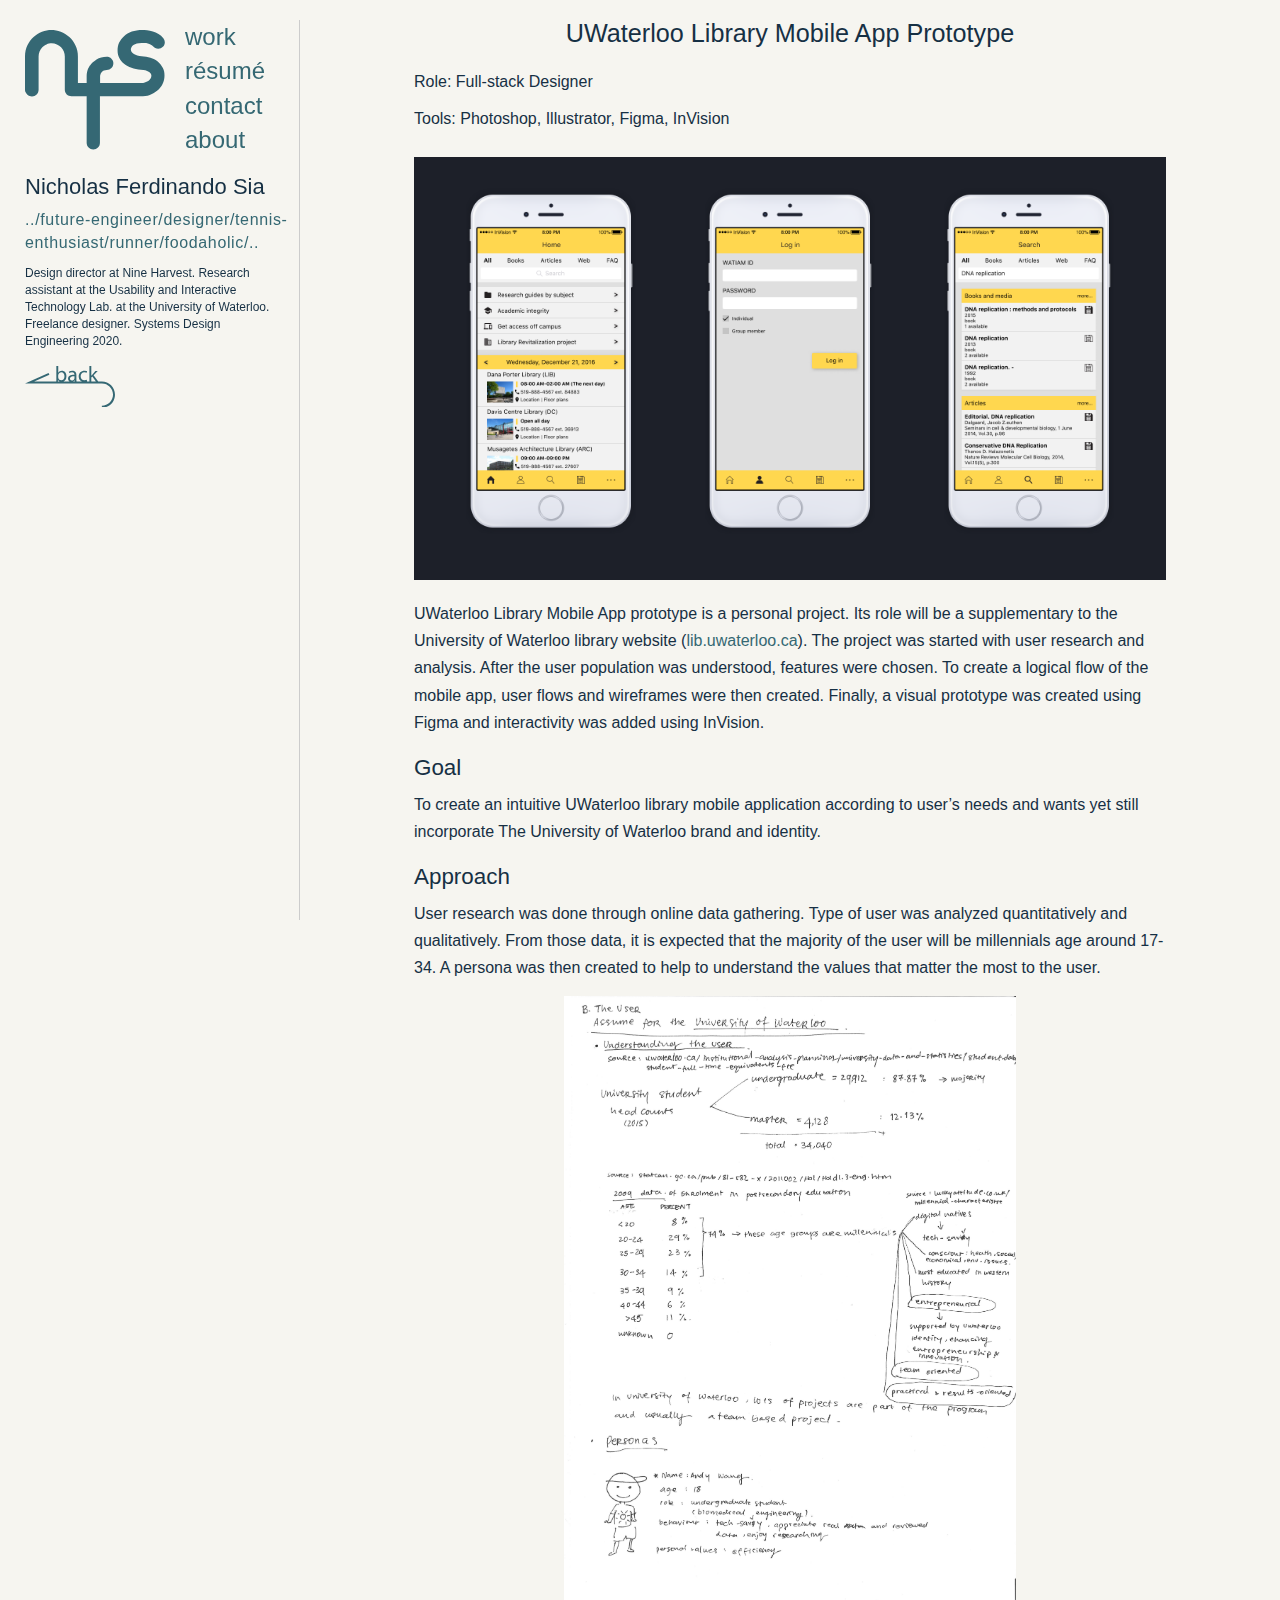
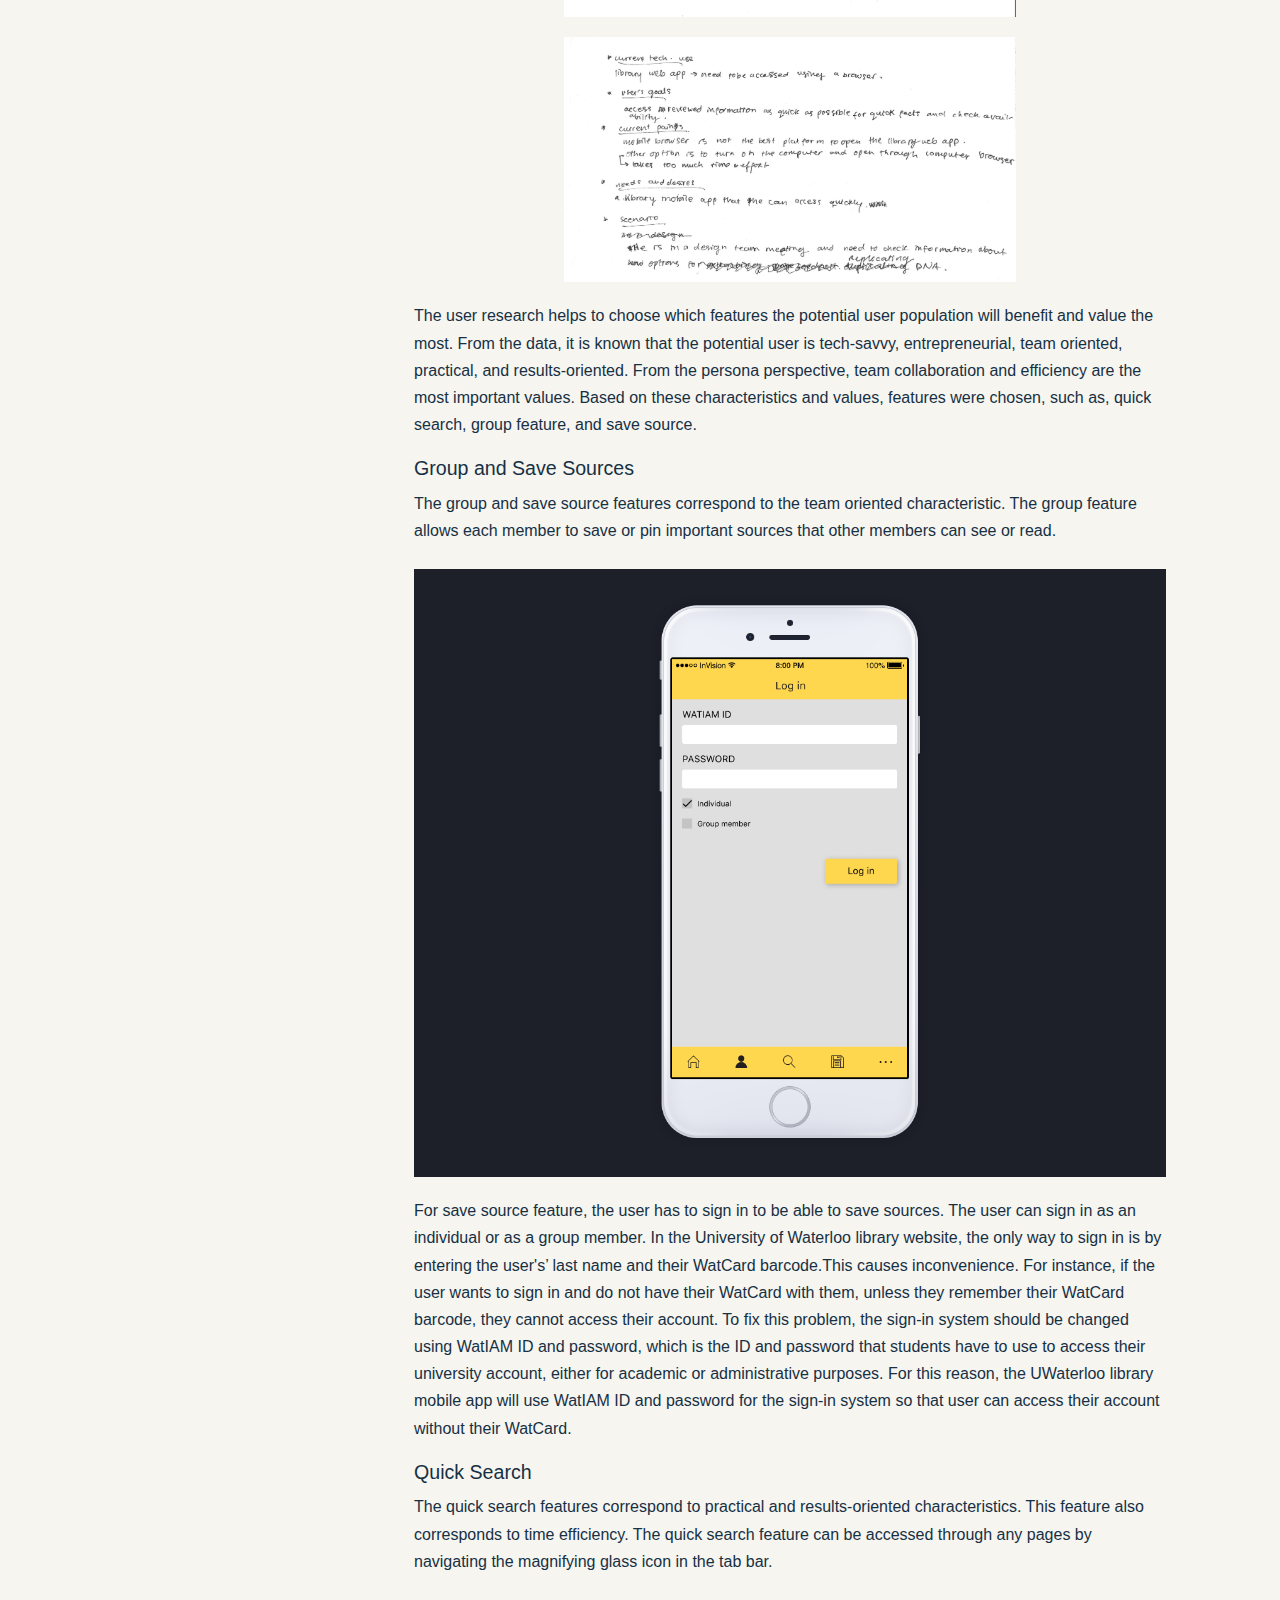
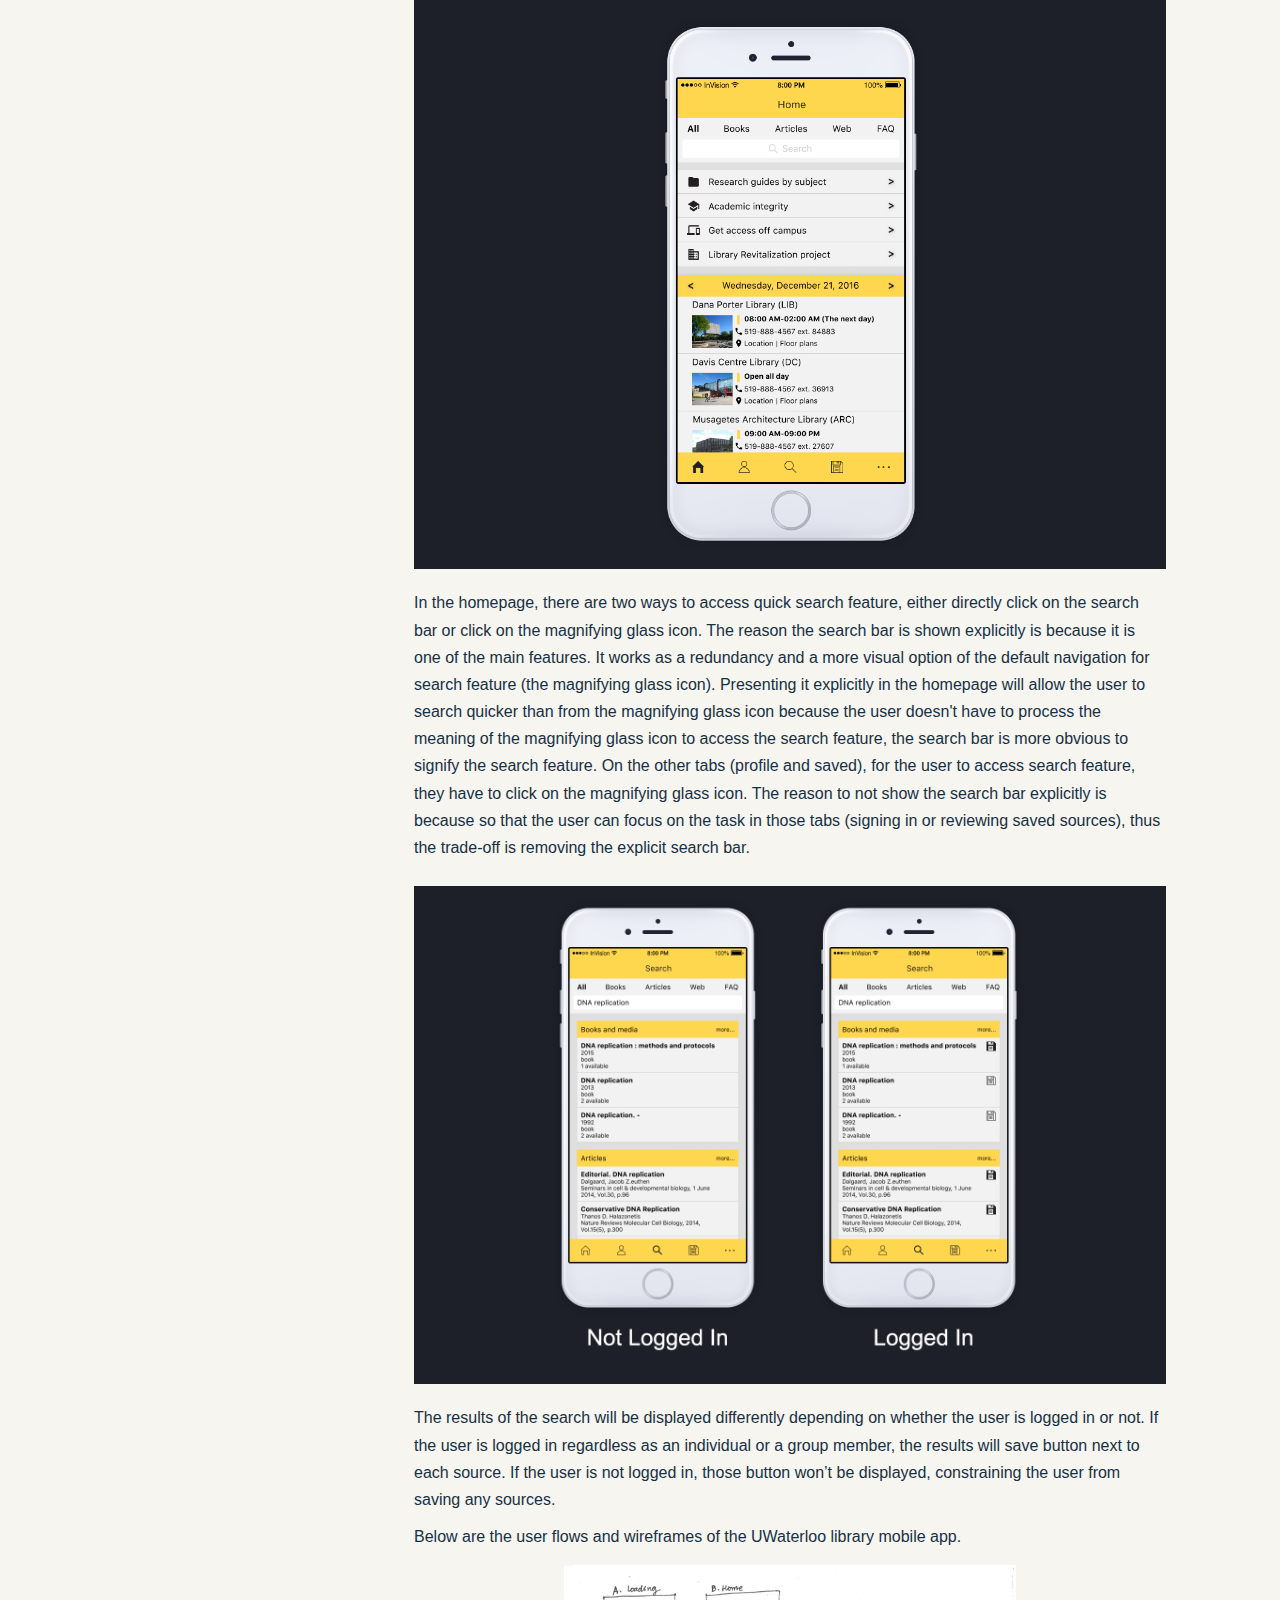
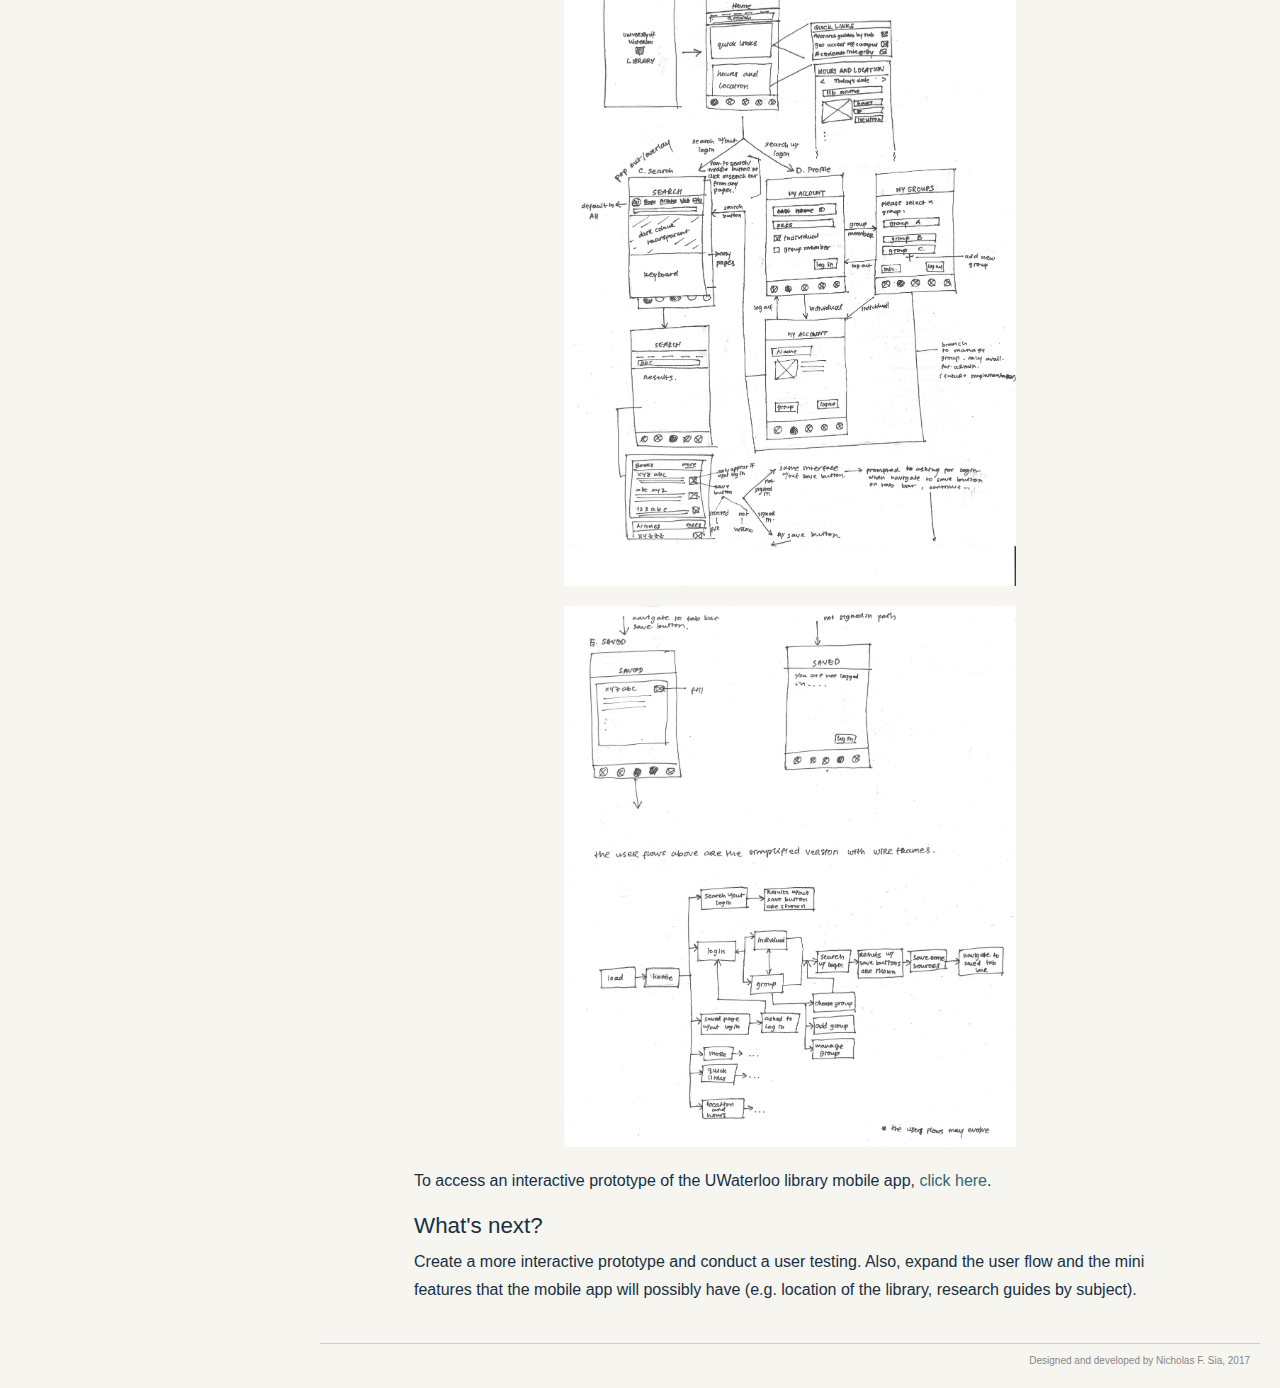
<file: work/uwaterloo-library-mobile/index.html>
<!DOCTYPE html>
<html>
		<head>
				<meta charset="utf-8">
				<meta http-equiv="X-UA-Compatible" content="IE=edge">
				<meta name="viewport" content="width=device-width, initial-scale=1">
				<meta name="description" content="Welcome to the digital portfolio of Nicholas F. Sia, a Toronto-based designer, currently pursuing a degree in Systems Design Engineering at the University of Waterloo.">
				<meta name="keywords" content="ux, ui, systems design, engineering, Nicholas Sia, design">
				<meta name="author" content="Nicholas F. Sia">

				<title>UWaterloo Mobile App Prototype</title>
				<link rel="stylesheet" href="https://maxcdn.bootstrapcdn.com/bootstrap/3.3.7/css/bootstrap.min.css">
				<link rel="stylesheet" type="text/css" href="../../css/main.css">
				<link rel="shortcut icon" href="../../image/favicon.ico" type="image/x-icon" />
				<script src="https://ajax.googleapis.com/ajax/libs/jquery/1.12.4/jquery.min.js"></script>

				<script async="" src="//www.google-analytics.com/analytics.js"></script>
				<script>
				  (function(i,s,o,g,r,a,m){i['GoogleAnalyticsObject']=r;i[r]=i[r]||function(){
				  (i[r].q=i[r].q||[]).push(arguments)},i[r].l=1*new Date();a=s.createElement(o),
				  m=s.getElementsByTagName(o)[0];a.async=1;a.src=g;m.parentNode.insertBefore(a,m)
				  })(window,document,'script','https://www.google-analytics.com/analytics.js','ga');

				  ga('create', 'UA-87934754-1', 'auto');
				  ga('send', 'pageview');
				</script>
		</head>
		<body>
			<div class="main_nav">
					<div class="logo_container nfslogo">
						<a href="../..">
							<?xml version="1.0" encoding="utf-8"?>
							<!-- Generator: Adobe Illustrator 19.0.0, SVG Export Plug-In . SVG Version: 6.00 Build 0)  -->
							<svg version="1.1" id="Layer_1" xmlns="http://www.w3.org/2000/svg" xmlns:xlink="http://www.w3.org/1999/xlink" x="0px" y="0px"
								 viewBox="-436 244.1 86.5 73.9" style="enable-background:new -436 244.1 86.5 73.9;" xml:space="preserve">
							<style type="text/css">
								.st0{fill:#356874;}
							</style>
							<g id="XMLID_2_">
								<path id="XMLID_3_" class="st0" d="M-350.9,267.5c0.8,1.4,1.1,2.9,1.1,4.7c0,1.9-0.4,3.6-1.2,5.2c-0.8,1.6-1.9,3-3.2,4.1
									c-1.4,1.1-2.9,2-4.7,2.7c-1.8,0.6-3.7,0.9-5.6,0.9c-0.1,0-0.3,0-0.4,0l0,0H-387l0,0h-2.7v28.7c0,0.6-0.1,1.1-0.3,1.6
									s-0.5,0.9-0.9,1.3c-0.4,0.4-0.8,0.7-1.3,0.9c-0.5,0.2-1,0.3-1.6,0.3c-0.6,0-1.1-0.1-1.6-0.3c-0.5-0.2-0.9-0.5-1.3-0.9
									c-0.4-0.4-0.7-0.8-0.9-1.3c-0.2-0.5-0.3-1-0.3-1.6v-28.7h-1.1h-6h-2.3c-0.6,0-1.1-0.1-1.6-0.3c-0.5-0.2-0.9-0.5-1.3-0.9
									c-0.4-0.4-0.7-0.8-0.9-1.3c-0.2-0.5-0.3-1-0.3-1.6v-20.5c0-1.1-0.2-2.1-0.6-3.1s-1-1.9-1.7-2.6c-0.7-0.8-1.6-1.4-2.6-1.8
									c-1-0.4-2.1-0.7-3.2-0.7l0,0c-1.2,0-2.2,0.2-3.2,0.7c-1,0.4-1.9,1.1-2.6,1.8c-0.7,0.8-1.3,1.6-1.7,2.6s-0.6,2-0.6,3.1V281
									c0,0.6-0.1,1.1-0.3,1.6c-0.1,0.2-0.1,0.3-0.2,0.5c-0.2,0.3-0.4,0.6-0.7,0.9c-0.4,0.4-0.8,0.7-1.3,0.9c-0.5,0.2-1,0.3-1.6,0.3l0,0
									c-0.5,0-1-0.1-1.5-0.3c-0.5-0.2-0.9-0.5-1.3-0.8c-0.4-0.4-0.7-0.8-0.9-1.3c-0.5-0.6-0.6-1.2-0.6-1.8v-20.5c0-2.6,0.5-4.8,1.5-6.9
									c1-2,2.2-3.8,3.8-5.2c1.5-1.3,3.3-2.4,5.2-3.2c2-0.7,3.9-1.1,5.8-1.1l0,0c1.9,0,3.9,0.4,5.8,1.1c1.9,0.7,3.7,1.8,5.3,3.3
									c1.6,1.4,2.8,3.1,3.8,5.2c1,2,1.5,4.3,1.5,6.9v16.3h4.3h1.1v-4.1c0-0.1,0-0.3,0-0.4c0-0.7,0.1-1.4,0.2-2c0.1-0.7,0.3-1.3,0.5-1.9
									c0.2-0.5,0.4-1,0.7-1.4c0.2-0.3,0.4-0.7,0.6-1l0.1-0.1c0.5-0.6,1.1-1.3,1.7-1.9c0.7-0.7,1.5-1.2,2.3-1.8c0.9-0.5,1.8-0.9,2.9-1.2
									c1-0.3,2.2-0.5,3.4-0.5c0.5,0,1,0.1,1.6,0.3c0.5,0.2,0.9,0.5,1.3,0.9c0.4,0.4,0.6,0.8,0.9,1.3c0.2,0.5,0.3,1,0.3,1.6
									s-0.1,1.1-0.3,1.6c-0.2,0.5-0.5,0.9-0.9,1.3s-0.8,0.7-1.3,0.9c-0.5,0.2-1,0.3-1.6,0.3s-1.2,0.1-1.7,0.4c-0.3,0.1-0.5,0.3-0.8,0.4
									c-0.1,0.1-0.3,0.2-0.4,0.3l-0.1,0.1c-0.4,0.4-0.7,0.8-0.8,1.3c-0.1,0.4-0.2,0.7-0.3,1.1c0,0.1,0,0.3,0,0.4v4.1h10.9h11.9l0,0h3.8
									l0,0l0,0c0.4-0.1,0.7-0.1,1-0.3c0.8-0.3,1.5-0.6,2.2-1c0.6-0.4,1.1-0.9,1.4-1.5c0.3-0.6,0.5-1.2,0.5-1.8c0-0.9-0.6-1.8-1.7-2.4
									c-1.1-0.7-2.7-1.1-4.8-1.2c-2.1-0.1-4.1-0.5-5.8-1.2c-1.8-0.6-3.3-1.5-4.6-2.5c-1.3-1-2.3-2.3-3-3.7c-0.7-1.4-1-3-1-4.7
									c0-1.6,0.3-3.2,1-4.7c0.7-1.5,1.7-2.8,3-4c1.3-1.2,2.9-2.1,4.8-2.8s4-1,6.4-1c0.9,0,1.9,0.1,3,0.2c1.2,0.2,2.4,0.4,3.6,0.8
									s2.3,0.9,3.5,1.5c1.1,0.7,2.1,1.5,3,2.6c0.6,0.8,0.9,1.6,0.9,2.4c0,0.6-0.1,1.1-0.3,1.6c-0.2,0.5-0.5,1-0.9,1.3
									c-0.4,0.4-0.8,0.7-1.3,0.9s-1,0.3-1.6,0.3c-1.3,0-2.4-0.5-3.2-1.5c-0.3-0.4-0.7-0.7-1.3-1c-0.6-0.3-1.2-0.5-1.9-0.7
									c-0.7-0.2-1.3-0.3-2-0.3c-0.7-0.1-1.3-0.1-1.9-0.1c-1.1,0-2.1,0.2-2.9,0.4c-0.8,0.2-1.5,0.6-2.1,0.9c-0.6,0.4-1,0.8-1.2,1.3
									c-0.3,0.5-0.4,1-0.4,1.5s0.2,1,0.5,1.5s0.8,0.9,1.4,1.3c0.6,0.4,1.3,0.6,2.1,0.9c0.8,0.2,1.7,0.3,2.7,0.4c1.9,0.1,3.7,0.5,5.4,1
									c1.7,0.6,3.2,1.3,4.5,2.3C-352.6,264.9-351.6,266.1-350.9,267.5z"/>
							</g>
							</svg>
						</a>
					</div>	
					<nav class="menu">
						<ul>
							<li><a href="../..#work">work</a></li>
							<li><a href="../../file/Resume (Main).pdf" target="_blank">r&eacute;sum&eacute;</a></li>
							<li id="contactnav"><a>contact</a></li>
							<li><a href="../../about-me">about</a></li>

						</ul>
					</nav>	
					<h1 class="name">Nicholas Ferdinando Sia</h1>
					<div id="contactinfo">
						<ul>
							<li><a href="mailto:nicholasfsia@gmail.com" target="_blank">nicholasfsia@gmail.com</a></li>
							<li><a href="https://www.linkedin.com/in/nicholasfsia" target="_blank">Linkedin</a></li>
							<li><a href="https://github.com/nicholasfsia" target="_blank">GitHub</a></li>
							<li><a href="https://www.facebook.com/nicholasfsia" target="_blank">Facebook</a></li>
							<li><a href="https://www.instagram.com/nicholasfsia/" target="_blank">Instagram</a></li>
						</ul>
					</div>
					<div class="mytag">../future-engineer/designer/tennis-enthusiast/runner/foodaholic/..</div>
					<div class="myblurb">Design director at Nine Harvest. Research assistant at the Usability and Interactive Technology Lab. at the University of Waterloo. Freelance designer. Systems Design Engineering 2020.</div>
					<div class="backbutton">
					<a href="../..#uwaterloo_library_mobile">
						<?xml version="1.0" encoding="utf-8"?>
						<!-- Generator: Adobe Illustrator 19.0.0, SVG Export Plug-In . SVG Version: 6.00 Build 0)  -->
						<svg version="1.1" id="Layer_1" xmlns="http://www.w3.org/2000/svg" xmlns:xlink="http://www.w3.org/1999/xlink" x="0px" y="0px"
							 viewBox="-295 195.5 367.5 170.5" style="enable-background:new -295 195.5 367.5 170.5;" xml:space="preserve">
						<style type="text/css">
							.st0{fill:#356873;}
						</style>
						<path class="st0" d="M18.9,258.9H4.1l-18.9-25.2L2,215.8h-9.5l-12.8,15c-1.3,1.6-2.8,3.5-3.9,5v-40.3H-32v63.4h-12.3
							c1.2-0.4,2.1-0.7,2.8-1.1l-1.4-5.9c-2.2,1-5.2,2.2-9.7,2.2c-8.6,0-15.1-6.2-15.1-16.3c0-9.1,5.4-16.5,15.4-16.5c4.3,0,7.3,1,9.2,2.1
							l1.8-6.1c-2.2-1.1-6.3-2.3-11-2.3c-14.2,0-23.4,9.7-23.4,23.1c0,10.2,5.1,17.8,13.4,20.8h-22.2c-0.5-2.8-0.6-6.4-0.6-10v-16.3
							c0-8.7-3.3-17.8-16.6-17.8c-5.5,0-10.7,1.6-14.3,3.9l1.8,5.2c3-1.9,7.3-3.2,11.3-3.2c8.9,0,9.9,6.5,9.9,10.1v0.9
							c-16.8-0.1-26.2,5.7-26.2,16.2c0,4.4,2.2,8.8,6.6,11h-25.4c6.8-2.9,12.2-10.2,12.2-21.8c0-13.2-7.6-22.2-18.4-22.2
							c-7,0-12,3.1-14.8,8h-0.2v-27.4h-7.8v52.6c0,3.7-0.2,7.8-0.4,10.8h-90.1l62.1-27.8l-3.3-7.3l-96.2,43.1H18.9
							c25.1,0,45.6,20.3,45.6,45.5c0,25.2-20.5,45.6-45.6,45.6v8c29.5,0,53.6-24,53.6-53.5C72.5,282.9,48.4,258.9,18.9,258.9z
							 M-24.2,242.9l4-4.5l14.7,20.5h-18.7V242.9z M-93,237.2h0.1v7.6c0,0.8-0.2,1.7-0.5,2.5c-1.2,3.7-4.8,7.3-10.5,7.3
							c-4.1,0-7.5-2.5-7.5-7.6C-111.4,238.6-101.6,237-93,237.2z M-92.7,253.9h0.3l0.5,5h-7C-96.2,257.7-94.1,255.8-92.7,253.9z
							 M-159.4,234.1c0-1.2,0.3-2.3,0.5-3.2c1.7-6,6.7-9.7,12.1-9.7c8.5,0,13,7.5,13,16.2c0,9.9-4.9,16.7-13.2,16.7
							c-5.8,0-10.4-3.8-11.9-9.3c-0.2-0.9-0.4-1.9-0.4-2.9h-0.1V234.1z M-160.3,252.2h0.3c1.8,3.2,4.2,5.4,7,6.7h-7.7L-160.3,252.2z"/>
						</svg>

					</a>
					</div>
			</div>
			<div class="wide_nav">
				<div class="head_top">
					<div class="logo_top">
						<a href="../..">
							<?xml version="1.0" encoding="utf-8"?>
							<!-- Generator: Adobe Illustrator 19.0.0, SVG Export Plug-In . SVG Version: 6.00 Build 0)  -->
							<svg version="1.1" id="Layer_1" xmlns="http://www.w3.org/2000/svg" xmlns:xlink="http://www.w3.org/1999/xlink" x="0px" y="0px"
								 viewBox="-436 244.1 86.5 73.9" style="enable-background:new -436 244.1 86.5 73.9;" xml:space="preserve">
							<style type="text/css">
								.st0{fill:#356874;}
							</style>
							<g id="XMLID_2_">
								<path id="XMLID_3_" class="st0" d="M-350.9,267.5c0.8,1.4,1.1,2.9,1.1,4.7c0,1.9-0.4,3.6-1.2,5.2c-0.8,1.6-1.9,3-3.2,4.1
									c-1.4,1.1-2.9,2-4.7,2.7c-1.8,0.6-3.7,0.9-5.6,0.9c-0.1,0-0.3,0-0.4,0l0,0H-387l0,0h-2.7v28.7c0,0.6-0.1,1.1-0.3,1.6
									s-0.5,0.9-0.9,1.3c-0.4,0.4-0.8,0.7-1.3,0.9c-0.5,0.2-1,0.3-1.6,0.3c-0.6,0-1.1-0.1-1.6-0.3c-0.5-0.2-0.9-0.5-1.3-0.9
									c-0.4-0.4-0.7-0.8-0.9-1.3c-0.2-0.5-0.3-1-0.3-1.6v-28.7h-1.1h-6h-2.3c-0.6,0-1.1-0.1-1.6-0.3c-0.5-0.2-0.9-0.5-1.3-0.9
									c-0.4-0.4-0.7-0.8-0.9-1.3c-0.2-0.5-0.3-1-0.3-1.6v-20.5c0-1.1-0.2-2.1-0.6-3.1s-1-1.9-1.7-2.6c-0.7-0.8-1.6-1.4-2.6-1.8
									c-1-0.4-2.1-0.7-3.2-0.7l0,0c-1.2,0-2.2,0.2-3.2,0.7c-1,0.4-1.9,1.1-2.6,1.8c-0.7,0.8-1.3,1.6-1.7,2.6s-0.6,2-0.6,3.1V281
									c0,0.6-0.1,1.1-0.3,1.6c-0.1,0.2-0.1,0.3-0.2,0.5c-0.2,0.3-0.4,0.6-0.7,0.9c-0.4,0.4-0.8,0.7-1.3,0.9c-0.5,0.2-1,0.3-1.6,0.3l0,0
									c-0.5,0-1-0.1-1.5-0.3c-0.5-0.2-0.9-0.5-1.3-0.8c-0.4-0.4-0.7-0.8-0.9-1.3c-0.5-0.6-0.6-1.2-0.6-1.8v-20.5c0-2.6,0.5-4.8,1.5-6.9
									c1-2,2.2-3.8,3.8-5.2c1.5-1.3,3.3-2.4,5.2-3.2c2-0.7,3.9-1.1,5.8-1.1l0,0c1.9,0,3.9,0.4,5.8,1.1c1.9,0.7,3.7,1.8,5.3,3.3
									c1.6,1.4,2.8,3.1,3.8,5.2c1,2,1.5,4.3,1.5,6.9v16.3h4.3h1.1v-4.1c0-0.1,0-0.3,0-0.4c0-0.7,0.1-1.4,0.2-2c0.1-0.7,0.3-1.3,0.5-1.9
									c0.2-0.5,0.4-1,0.7-1.4c0.2-0.3,0.4-0.7,0.6-1l0.1-0.1c0.5-0.6,1.1-1.3,1.7-1.9c0.7-0.7,1.5-1.2,2.3-1.8c0.9-0.5,1.8-0.9,2.9-1.2
									c1-0.3,2.2-0.5,3.4-0.5c0.5,0,1,0.1,1.6,0.3c0.5,0.2,0.9,0.5,1.3,0.9c0.4,0.4,0.6,0.8,0.9,1.3c0.2,0.5,0.3,1,0.3,1.6
									s-0.1,1.1-0.3,1.6c-0.2,0.5-0.5,0.9-0.9,1.3s-0.8,0.7-1.3,0.9c-0.5,0.2-1,0.3-1.6,0.3s-1.2,0.1-1.7,0.4c-0.3,0.1-0.5,0.3-0.8,0.4
									c-0.1,0.1-0.3,0.2-0.4,0.3l-0.1,0.1c-0.4,0.4-0.7,0.8-0.8,1.3c-0.1,0.4-0.2,0.7-0.3,1.1c0,0.1,0,0.3,0,0.4v4.1h10.9h11.9l0,0h3.8
									l0,0l0,0c0.4-0.1,0.7-0.1,1-0.3c0.8-0.3,1.5-0.6,2.2-1c0.6-0.4,1.1-0.9,1.4-1.5c0.3-0.6,0.5-1.2,0.5-1.8c0-0.9-0.6-1.8-1.7-2.4
									c-1.1-0.7-2.7-1.1-4.8-1.2c-2.1-0.1-4.1-0.5-5.8-1.2c-1.8-0.6-3.3-1.5-4.6-2.5c-1.3-1-2.3-2.3-3-3.7c-0.7-1.4-1-3-1-4.7
									c0-1.6,0.3-3.2,1-4.7c0.7-1.5,1.7-2.8,3-4c1.3-1.2,2.9-2.1,4.8-2.8s4-1,6.4-1c0.9,0,1.9,0.1,3,0.2c1.2,0.2,2.4,0.4,3.6,0.8
									s2.3,0.9,3.5,1.5c1.1,0.7,2.1,1.5,3,2.6c0.6,0.8,0.9,1.6,0.9,2.4c0,0.6-0.1,1.1-0.3,1.6c-0.2,0.5-0.5,1-0.9,1.3
									c-0.4,0.4-0.8,0.7-1.3,0.9s-1,0.3-1.6,0.3c-1.3,0-2.4-0.5-3.2-1.5c-0.3-0.4-0.7-0.7-1.3-1c-0.6-0.3-1.2-0.5-1.9-0.7
									c-0.7-0.2-1.3-0.3-2-0.3c-0.7-0.1-1.3-0.1-1.9-0.1c-1.1,0-2.1,0.2-2.9,0.4c-0.8,0.2-1.5,0.6-2.1,0.9c-0.6,0.4-1,0.8-1.2,1.3
									c-0.3,0.5-0.4,1-0.4,1.5s0.2,1,0.5,1.5s0.8,0.9,1.4,1.3c0.6,0.4,1.3,0.6,2.1,0.9c0.8,0.2,1.7,0.3,2.7,0.4c1.9,0.1,3.7,0.5,5.4,1
									c1.7,0.6,3.2,1.3,4.5,2.3C-352.6,264.9-351.6,266.1-350.9,267.5z"/>
							</g>
							</svg></a>
					</div>
					<div class="text_top">
						<div class="name_top">Nicholas Ferdinando Sia</div>
						<div class="tag_top">../future-engineer/designer/tennis-<br />enthusiast/runner/foodaholic/..</div>
					</div>
					<div class="menu_top myblurb_wide">Design director at Nine Harvest. Research assistant at the Usability and Interactive Technology Lab. at the University of Waterloo. Freelance designer. Systems Design Engineering 2020.</div>	
				</div>
				<nav class="menu_top">
						<ul>
							<li><a href="../..#work">work</a></li>
							<li><a href="../../file/Resume (Main).pdf" target="_blank">r&eacute;sum&eacute;</a></li>
							<li id="contactnavwide"><a>contact</a></li>
							<li><a href="../../about-me">about</a></li>
						</ul>
				</nav>
					<div id="contactinfowide">
						<ul>
							<li><a href="mailto:nicholasfsia@gmail.com" target="_blank">nicholasfsia@gmail.com</a></li>
							<li><a href="https://www.linkedin.com/in/nicholasfsia" target="_blank">Linkedin</a></li>
							<li><a href="https://github.com/nicholasfsia" target="_blank">GitHub</a></li>
							<li><a href="https://www.facebook.com/nicholasfsia" target="_blank">Facebook</a></li>
							<li><a href="https://www.instagram.com/nicholasfsia/" target="_blank">Instagram</a></li>
						</ul>
					</div>	
			</div>
			<div class="contentpage_specific">
					
					<div class="explanation">

						<h1 class="project_title">UWaterloo Library Mobile App Prototype</h1>
							<p>Role: Full-stack Designer</p>
							<p>Tools: Photoshop, Illustrator, Figma, InVision</p>
							<a href="https://invis.io/499ZF6DS5#/212760639_Load" target="_blank"><img src="interface.png" class="image_one" alt="Homepage, Profile, and Saved section interface of UWaterloo library mobile app" /></a>
							<p>UWaterloo Library Mobile App prototype is a personal project. Its role will be a supplementary to the University of Waterloo library website (<a href="http://www.lib.uwaterloo.ca/" target="_blank">lib.uwaterloo.ca</a>). The project was started with user research and analysis. After the user population was understood, features were chosen. To create a logical flow of the mobile app, user flows and wireframes were then created. Finally, a visual prototype was created using Figma and interactivity was added using InVision.</p>
							<h2>Goal</h2>
								<p>To create an intuitive UWaterloo library mobile application according to user’s needs and wants yet still incorporate The University of Waterloo brand and identity.</p>
							<h2>Approach</h2>
								<p>User research was done through online data gathering. Type of user was analyzed quantitatively and qualitatively. From those data, it is expected that the majority of the user will be millennials age around 17-34. A persona was then created to help to understand the values that matter the most to the user.</p>
								<img src="user-research1.jpg" class="image_one portrait" alt="UWaterloo library mobile app user research" />
								<img src="user-research2.jpg" class="image_one portrait" alt="UWaterloo library mobile app persona" />
								<p>The user research helps to choose which features the potential user population will benefit and value the most. From the data, it is known that the potential user is tech-savvy, entrepreneurial, team oriented, practical, and results-oriented. From the persona perspective, team collaboration and efficiency are the most important values. Based on these characteristics and values, features were chosen, such as, quick search, group feature, and save source.</p>
								<h3>Group and Save Sources</h3>
									<p>The group and save source features correspond to the team oriented characteristic. The group feature allows each member to save or pin important sources that other members can see or read.</p>
									<img src="login.png" class="image_one" alt="UWaterloo library mobile app login" />
									<p>For save source feature, the user has to sign in to be able to save sources. The user can sign in as an individual or as a group member. In the University of Waterloo library website, the only way to sign in is by entering the user's’ last name and their WatCard barcode.This causes inconvenience. For instance, if the user wants to sign in and do not have their WatCard with them, unless they remember their WatCard  barcode, they cannot access their account. To fix this problem, the sign-in system should be changed using WatIAM ID and password, which is the ID and password that students have to use to access their university account, either for academic or administrative purposes. For this reason, the UWaterloo library mobile app will use WatIAM ID and password for the sign-in system so that user can access their account without their WatCard.</p>
								<h3>Quick Search</h3>
									<p>The quick search features correspond to practical and results-oriented characteristics. This feature also corresponds to time efficiency. The quick search feature can be accessed through any pages by navigating the magnifying glass icon in the tab bar.</p>
									<img src="homepage-full.png" class="image_one" alt="UWaterloo library mobile app homepage full frame" />
									<p>In the homepage, there are two ways to access quick search feature, either directly click on the search bar or click on the magnifying glass icon. The reason the search bar is shown explicitly is because it is one of the main features. It works as a redundancy and a more visual option of the default navigation for search feature (the magnifying glass icon). Presenting it explicitly in the homepage will allow the user to search quicker than from the magnifying glass icon because the user doesn't have to process the meaning of the magnifying glass icon to access the search feature, the search bar is more obvious to signify the search feature. On the other tabs (profile and saved), for the user to access search feature, they have to click on the magnifying glass icon. The reason to not show the search bar explicitly is because so that the user can focus on the task in those tabs (signing in or reviewing saved sources), thus the trade-off is removing the explicit search bar.</p>
									<img src="results.png" class="image_one" alt="UWaterloo library mobile app results page logged in vs. not" />
									<p>The results of the search will be displayed differently depending on whether the user is logged in or not. If the user is logged in regardless as an individual or a group member, the results will save button next to each source. If the user is not logged in, those button won’t be displayed, constraining the user from saving any sources.</p>
								<p>Below are the user flows and wireframes of the UWaterloo library mobile app.</p>
								<img src="user-flows1.jpg" class="image_one portrait" alt="UWaterloo library mobile app user flows and wireframes" />
								<img src="user-flows2.jpg" class="image_one portrait" alt="UWaterloo library mobile app user flows and wireframes" />
								<p>To access an interactive prototype of the UWaterloo library mobile app, <a href="https://invis.io/499ZF6DS5#/212760639_Load" target="_blank">click here</a>.</p>
							<h2>What's next?</h2>
								<p>Create a more interactive prototype and conduct a user testing. Also, expand the user flow and the mini features that the mobile app will possibly have (e.g. location of the library, research guides by subject).</p>
						
					</div>
					<footer>
						<p>Designed and developed by Nicholas F. Sia, 2017</p>
					</footer>	
			</div>


		</body>
		<script src="../../js/main.js"></script>
</html>
</file>
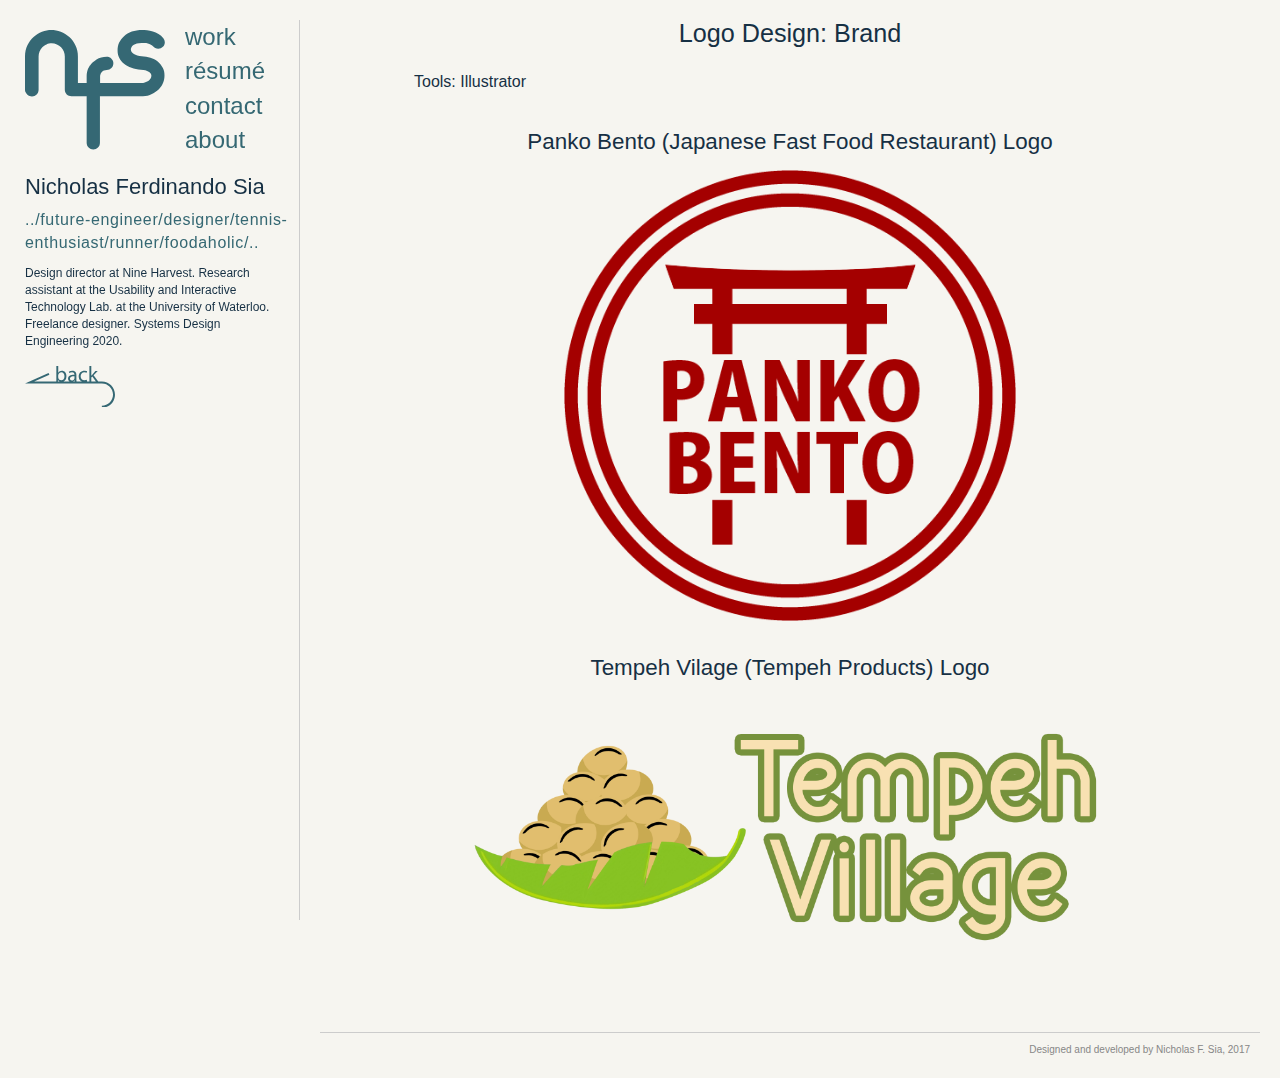
<file: work/logo-design/brand/index.html>
<!DOCTYPE html>
<html>
		<head>
				<meta charset="utf-8">
				<meta http-equiv="X-UA-Compatible" content="IE=edge">
				<meta name="viewport" content="width=device-width, initial-scale=1">
				<meta name="description" content="Welcome to the digital portfolio of Nicholas F. Sia, a Toronto-based designer, currently pursuing a degree in Systems Design Engineering at the University of Waterloo.">
				<meta name="keywords" content="ux, ui, systems design, engineering, Nicholas Sia, design">
				<meta name="author" content="Nicholas F. Sia">

				<title>Logo Design | Brand</title>
				<link rel="stylesheet" href="https://maxcdn.bootstrapcdn.com/bootstrap/3.3.7/css/bootstrap.min.css">
				<link rel="stylesheet" type="text/css" href="../../../css/main.css">
				<link rel="shortcut icon" href="../../../image/favicon.ico" type="image/x-icon" />
				<script src="https://ajax.googleapis.com/ajax/libs/jquery/1.12.4/jquery.min.js"></script>

				<script async="" src="//www.google-analytics.com/analytics.js"></script>
				<script>
				  (function(i,s,o,g,r,a,m){i['GoogleAnalyticsObject']=r;i[r]=i[r]||function(){
				  (i[r].q=i[r].q||[]).push(arguments)},i[r].l=1*new Date();a=s.createElement(o),
				  m=s.getElementsByTagName(o)[0];a.async=1;a.src=g;m.parentNode.insertBefore(a,m)
				  })(window,document,'script','https://www.google-analytics.com/analytics.js','ga');

				  ga('create', 'UA-87934754-1', 'auto');
				  ga('send', 'pageview');
				</script>
		</head>
		<body>
			<div class="main_nav">
					<div class="logo_container nfslogo">
						<a href="../../..">
							<?xml version="1.0" encoding="utf-8"?>
							<!-- Generator: Adobe Illustrator 19.0.0, SVG Export Plug-In . SVG Version: 6.00 Build 0)  -->
							<svg version="1.1" id="Layer_1" xmlns="http://www.w3.org/2000/svg" xmlns:xlink="http://www.w3.org/1999/xlink" x="0px" y="0px"
								 viewBox="-436 244.1 86.5 73.9" style="enable-background:new -436 244.1 86.5 73.9;" xml:space="preserve">
							<style type="text/css">
								.st0{fill:#356874;}
							</style>
							<g id="XMLID_2_">
								<path id="XMLID_3_" class="st0" d="M-350.9,267.5c0.8,1.4,1.1,2.9,1.1,4.7c0,1.9-0.4,3.6-1.2,5.2c-0.8,1.6-1.9,3-3.2,4.1
									c-1.4,1.1-2.9,2-4.7,2.7c-1.8,0.6-3.7,0.9-5.6,0.9c-0.1,0-0.3,0-0.4,0l0,0H-387l0,0h-2.7v28.7c0,0.6-0.1,1.1-0.3,1.6
									s-0.5,0.9-0.9,1.3c-0.4,0.4-0.8,0.7-1.3,0.9c-0.5,0.2-1,0.3-1.6,0.3c-0.6,0-1.1-0.1-1.6-0.3c-0.5-0.2-0.9-0.5-1.3-0.9
									c-0.4-0.4-0.7-0.8-0.9-1.3c-0.2-0.5-0.3-1-0.3-1.6v-28.7h-1.1h-6h-2.3c-0.6,0-1.1-0.1-1.6-0.3c-0.5-0.2-0.9-0.5-1.3-0.9
									c-0.4-0.4-0.7-0.8-0.9-1.3c-0.2-0.5-0.3-1-0.3-1.6v-20.5c0-1.1-0.2-2.1-0.6-3.1s-1-1.9-1.7-2.6c-0.7-0.8-1.6-1.4-2.6-1.8
									c-1-0.4-2.1-0.7-3.2-0.7l0,0c-1.2,0-2.2,0.2-3.2,0.7c-1,0.4-1.9,1.1-2.6,1.8c-0.7,0.8-1.3,1.6-1.7,2.6s-0.6,2-0.6,3.1V281
									c0,0.6-0.1,1.1-0.3,1.6c-0.1,0.2-0.1,0.3-0.2,0.5c-0.2,0.3-0.4,0.6-0.7,0.9c-0.4,0.4-0.8,0.7-1.3,0.9c-0.5,0.2-1,0.3-1.6,0.3l0,0
									c-0.5,0-1-0.1-1.5-0.3c-0.5-0.2-0.9-0.5-1.3-0.8c-0.4-0.4-0.7-0.8-0.9-1.3c-0.5-0.6-0.6-1.2-0.6-1.8v-20.5c0-2.6,0.5-4.8,1.5-6.9
									c1-2,2.2-3.8,3.8-5.2c1.5-1.3,3.3-2.4,5.2-3.2c2-0.7,3.9-1.1,5.8-1.1l0,0c1.9,0,3.9,0.4,5.8,1.1c1.9,0.7,3.7,1.8,5.3,3.3
									c1.6,1.4,2.8,3.1,3.8,5.2c1,2,1.5,4.3,1.5,6.9v16.3h4.3h1.1v-4.1c0-0.1,0-0.3,0-0.4c0-0.7,0.1-1.4,0.2-2c0.1-0.7,0.3-1.3,0.5-1.9
									c0.2-0.5,0.4-1,0.7-1.4c0.2-0.3,0.4-0.7,0.6-1l0.1-0.1c0.5-0.6,1.1-1.3,1.7-1.9c0.7-0.7,1.5-1.2,2.3-1.8c0.9-0.5,1.8-0.9,2.9-1.2
									c1-0.3,2.2-0.5,3.4-0.5c0.5,0,1,0.1,1.6,0.3c0.5,0.2,0.9,0.5,1.3,0.9c0.4,0.4,0.6,0.8,0.9,1.3c0.2,0.5,0.3,1,0.3,1.6
									s-0.1,1.1-0.3,1.6c-0.2,0.5-0.5,0.9-0.9,1.3s-0.8,0.7-1.3,0.9c-0.5,0.2-1,0.3-1.6,0.3s-1.2,0.1-1.7,0.4c-0.3,0.1-0.5,0.3-0.8,0.4
									c-0.1,0.1-0.3,0.2-0.4,0.3l-0.1,0.1c-0.4,0.4-0.7,0.8-0.8,1.3c-0.1,0.4-0.2,0.7-0.3,1.1c0,0.1,0,0.3,0,0.4v4.1h10.9h11.9l0,0h3.8
									l0,0l0,0c0.4-0.1,0.7-0.1,1-0.3c0.8-0.3,1.5-0.6,2.2-1c0.6-0.4,1.1-0.9,1.4-1.5c0.3-0.6,0.5-1.2,0.5-1.8c0-0.9-0.6-1.8-1.7-2.4
									c-1.1-0.7-2.7-1.1-4.8-1.2c-2.1-0.1-4.1-0.5-5.8-1.2c-1.8-0.6-3.3-1.5-4.6-2.5c-1.3-1-2.3-2.3-3-3.7c-0.7-1.4-1-3-1-4.7
									c0-1.6,0.3-3.2,1-4.7c0.7-1.5,1.7-2.8,3-4c1.3-1.2,2.9-2.1,4.8-2.8s4-1,6.4-1c0.9,0,1.9,0.1,3,0.2c1.2,0.2,2.4,0.4,3.6,0.8
									s2.3,0.9,3.5,1.5c1.1,0.7,2.1,1.5,3,2.6c0.6,0.8,0.9,1.6,0.9,2.4c0,0.6-0.1,1.1-0.3,1.6c-0.2,0.5-0.5,1-0.9,1.3
									c-0.4,0.4-0.8,0.7-1.3,0.9s-1,0.3-1.6,0.3c-1.3,0-2.4-0.5-3.2-1.5c-0.3-0.4-0.7-0.7-1.3-1c-0.6-0.3-1.2-0.5-1.9-0.7
									c-0.7-0.2-1.3-0.3-2-0.3c-0.7-0.1-1.3-0.1-1.9-0.1c-1.1,0-2.1,0.2-2.9,0.4c-0.8,0.2-1.5,0.6-2.1,0.9c-0.6,0.4-1,0.8-1.2,1.3
									c-0.3,0.5-0.4,1-0.4,1.5s0.2,1,0.5,1.5s0.8,0.9,1.4,1.3c0.6,0.4,1.3,0.6,2.1,0.9c0.8,0.2,1.7,0.3,2.7,0.4c1.9,0.1,3.7,0.5,5.4,1
									c1.7,0.6,3.2,1.3,4.5,2.3C-352.6,264.9-351.6,266.1-350.9,267.5z"/>
							</g>
							</svg>
						</a>
					</div>	
					<nav class="menu">
						<ul>
							<li><a href="../../..#work">work</a></li>
							<li><a href="../../../file/Resume (Main).pdf" target="_blank">r&eacute;sum&eacute;</a></li>
							<li id="contactnav"><a>contact</a></li>
							<li><a href="../../../about-me">about</a></li>

						</ul>
					</nav>	
					<h1 class="name">Nicholas Ferdinando Sia</h1>
					<div id="contactinfo">
						<ul>
							<li><a href="mailto:nicholasfsia@gmail.com" target="_blank">nicholasfsia@gmail.com</a></li>
							<li><a href="https://www.linkedin.com/in/nicholasfsia" target="_blank">Linkedin</a></li>
							<li><a href="https://github.com/nicholasfsia" target="_blank">GitHub</a></li>
							<li><a href="https://www.facebook.com/nicholasfsia" target="_blank">Facebook</a></li>
							<li><a href="https://www.instagram.com/nicholasfsia/" target="_blank">Instagram</a></li>
						</ul>
					</div>
					<div class="mytag">../future-engineer/designer/tennis-enthusiast/runner/foodaholic/..</div>
					<div class="myblurb">Design director at Nine Harvest. Research assistant at the Usability and Interactive Technology Lab. at the University of Waterloo. Freelance designer. Systems Design Engineering 2020.</div>
					<div class="backbutton">
					<a href="../../..#brand_logo">
						<?xml version="1.0" encoding="utf-8"?>
						<!-- Generator: Adobe Illustrator 19.0.0, SVG Export Plug-In . SVG Version: 6.00 Build 0)  -->
						<svg version="1.1" id="Layer_1" xmlns="http://www.w3.org/2000/svg" xmlns:xlink="http://www.w3.org/1999/xlink" x="0px" y="0px"
							 viewBox="-295 195.5 367.5 170.5" style="enable-background:new -295 195.5 367.5 170.5;" xml:space="preserve">
						<style type="text/css">
							.st0{fill:#356873;}
						</style>
						<path class="st0" d="M18.9,258.9H4.1l-18.9-25.2L2,215.8h-9.5l-12.8,15c-1.3,1.6-2.8,3.5-3.9,5v-40.3H-32v63.4h-12.3
							c1.2-0.4,2.1-0.7,2.8-1.1l-1.4-5.9c-2.2,1-5.2,2.2-9.7,2.2c-8.6,0-15.1-6.2-15.1-16.3c0-9.1,5.4-16.5,15.4-16.5c4.3,0,7.3,1,9.2,2.1
							l1.8-6.1c-2.2-1.1-6.3-2.3-11-2.3c-14.2,0-23.4,9.7-23.4,23.1c0,10.2,5.1,17.8,13.4,20.8h-22.2c-0.5-2.8-0.6-6.4-0.6-10v-16.3
							c0-8.7-3.3-17.8-16.6-17.8c-5.5,0-10.7,1.6-14.3,3.9l1.8,5.2c3-1.9,7.3-3.2,11.3-3.2c8.9,0,9.9,6.5,9.9,10.1v0.9
							c-16.8-0.1-26.2,5.7-26.2,16.2c0,4.4,2.2,8.8,6.6,11h-25.4c6.8-2.9,12.2-10.2,12.2-21.8c0-13.2-7.6-22.2-18.4-22.2
							c-7,0-12,3.1-14.8,8h-0.2v-27.4h-7.8v52.6c0,3.7-0.2,7.8-0.4,10.8h-90.1l62.1-27.8l-3.3-7.3l-96.2,43.1H18.9
							c25.1,0,45.6,20.3,45.6,45.5c0,25.2-20.5,45.6-45.6,45.6v8c29.5,0,53.6-24,53.6-53.5C72.5,282.9,48.4,258.9,18.9,258.9z
							 M-24.2,242.9l4-4.5l14.7,20.5h-18.7V242.9z M-93,237.2h0.1v7.6c0,0.8-0.2,1.7-0.5,2.5c-1.2,3.7-4.8,7.3-10.5,7.3
							c-4.1,0-7.5-2.5-7.5-7.6C-111.4,238.6-101.6,237-93,237.2z M-92.7,253.9h0.3l0.5,5h-7C-96.2,257.7-94.1,255.8-92.7,253.9z
							 M-159.4,234.1c0-1.2,0.3-2.3,0.5-3.2c1.7-6,6.7-9.7,12.1-9.7c8.5,0,13,7.5,13,16.2c0,9.9-4.9,16.7-13.2,16.7
							c-5.8,0-10.4-3.8-11.9-9.3c-0.2-0.9-0.4-1.9-0.4-2.9h-0.1V234.1z M-160.3,252.2h0.3c1.8,3.2,4.2,5.4,7,6.7h-7.7L-160.3,252.2z"/>
						</svg>

					</a>
					</div>
			</div>
			<div class="wide_nav">
				<div class="head_top">
					<div class="logo_top">
						<a href="../../..">
							<?xml version="1.0" encoding="utf-8"?>
							<!-- Generator: Adobe Illustrator 19.0.0, SVG Export Plug-In . SVG Version: 6.00 Build 0)  -->
							<svg version="1.1" id="Layer_1" xmlns="http://www.w3.org/2000/svg" xmlns:xlink="http://www.w3.org/1999/xlink" x="0px" y="0px"
								 viewBox="-436 244.1 86.5 73.9" style="enable-background:new -436 244.1 86.5 73.9;" xml:space="preserve">
							<style type="text/css">
								.st0{fill:#356874;}
							</style>
							<g id="XMLID_2_">
								<path id="XMLID_3_" class="st0" d="M-350.9,267.5c0.8,1.4,1.1,2.9,1.1,4.7c0,1.9-0.4,3.6-1.2,5.2c-0.8,1.6-1.9,3-3.2,4.1
									c-1.4,1.1-2.9,2-4.7,2.7c-1.8,0.6-3.7,0.9-5.6,0.9c-0.1,0-0.3,0-0.4,0l0,0H-387l0,0h-2.7v28.7c0,0.6-0.1,1.1-0.3,1.6
									s-0.5,0.9-0.9,1.3c-0.4,0.4-0.8,0.7-1.3,0.9c-0.5,0.2-1,0.3-1.6,0.3c-0.6,0-1.1-0.1-1.6-0.3c-0.5-0.2-0.9-0.5-1.3-0.9
									c-0.4-0.4-0.7-0.8-0.9-1.3c-0.2-0.5-0.3-1-0.3-1.6v-28.7h-1.1h-6h-2.3c-0.6,0-1.1-0.1-1.6-0.3c-0.5-0.2-0.9-0.5-1.3-0.9
									c-0.4-0.4-0.7-0.8-0.9-1.3c-0.2-0.5-0.3-1-0.3-1.6v-20.5c0-1.1-0.2-2.1-0.6-3.1s-1-1.9-1.7-2.6c-0.7-0.8-1.6-1.4-2.6-1.8
									c-1-0.4-2.1-0.7-3.2-0.7l0,0c-1.2,0-2.2,0.2-3.2,0.7c-1,0.4-1.9,1.1-2.6,1.8c-0.7,0.8-1.3,1.6-1.7,2.6s-0.6,2-0.6,3.1V281
									c0,0.6-0.1,1.1-0.3,1.6c-0.1,0.2-0.1,0.3-0.2,0.5c-0.2,0.3-0.4,0.6-0.7,0.9c-0.4,0.4-0.8,0.7-1.3,0.9c-0.5,0.2-1,0.3-1.6,0.3l0,0
									c-0.5,0-1-0.1-1.5-0.3c-0.5-0.2-0.9-0.5-1.3-0.8c-0.4-0.4-0.7-0.8-0.9-1.3c-0.5-0.6-0.6-1.2-0.6-1.8v-20.5c0-2.6,0.5-4.8,1.5-6.9
									c1-2,2.2-3.8,3.8-5.2c1.5-1.3,3.3-2.4,5.2-3.2c2-0.7,3.9-1.1,5.8-1.1l0,0c1.9,0,3.9,0.4,5.8,1.1c1.9,0.7,3.7,1.8,5.3,3.3
									c1.6,1.4,2.8,3.1,3.8,5.2c1,2,1.5,4.3,1.5,6.9v16.3h4.3h1.1v-4.1c0-0.1,0-0.3,0-0.4c0-0.7,0.1-1.4,0.2-2c0.1-0.7,0.3-1.3,0.5-1.9
									c0.2-0.5,0.4-1,0.7-1.4c0.2-0.3,0.4-0.7,0.6-1l0.1-0.1c0.5-0.6,1.1-1.3,1.7-1.9c0.7-0.7,1.5-1.2,2.3-1.8c0.9-0.5,1.8-0.9,2.9-1.2
									c1-0.3,2.2-0.5,3.4-0.5c0.5,0,1,0.1,1.6,0.3c0.5,0.2,0.9,0.5,1.3,0.9c0.4,0.4,0.6,0.8,0.9,1.3c0.2,0.5,0.3,1,0.3,1.6
									s-0.1,1.1-0.3,1.6c-0.2,0.5-0.5,0.9-0.9,1.3s-0.8,0.7-1.3,0.9c-0.5,0.2-1,0.3-1.6,0.3s-1.2,0.1-1.7,0.4c-0.3,0.1-0.5,0.3-0.8,0.4
									c-0.1,0.1-0.3,0.2-0.4,0.3l-0.1,0.1c-0.4,0.4-0.7,0.8-0.8,1.3c-0.1,0.4-0.2,0.7-0.3,1.1c0,0.1,0,0.3,0,0.4v4.1h10.9h11.9l0,0h3.8
									l0,0l0,0c0.4-0.1,0.7-0.1,1-0.3c0.8-0.3,1.5-0.6,2.2-1c0.6-0.4,1.1-0.9,1.4-1.5c0.3-0.6,0.5-1.2,0.5-1.8c0-0.9-0.6-1.8-1.7-2.4
									c-1.1-0.7-2.7-1.1-4.8-1.2c-2.1-0.1-4.1-0.5-5.8-1.2c-1.8-0.6-3.3-1.5-4.6-2.5c-1.3-1-2.3-2.3-3-3.7c-0.7-1.4-1-3-1-4.7
									c0-1.6,0.3-3.2,1-4.7c0.7-1.5,1.7-2.8,3-4c1.3-1.2,2.9-2.1,4.8-2.8s4-1,6.4-1c0.9,0,1.9,0.1,3,0.2c1.2,0.2,2.4,0.4,3.6,0.8
									s2.3,0.9,3.5,1.5c1.1,0.7,2.1,1.5,3,2.6c0.6,0.8,0.9,1.6,0.9,2.4c0,0.6-0.1,1.1-0.3,1.6c-0.2,0.5-0.5,1-0.9,1.3
									c-0.4,0.4-0.8,0.7-1.3,0.9s-1,0.3-1.6,0.3c-1.3,0-2.4-0.5-3.2-1.5c-0.3-0.4-0.7-0.7-1.3-1c-0.6-0.3-1.2-0.5-1.9-0.7
									c-0.7-0.2-1.3-0.3-2-0.3c-0.7-0.1-1.3-0.1-1.9-0.1c-1.1,0-2.1,0.2-2.9,0.4c-0.8,0.2-1.5,0.6-2.1,0.9c-0.6,0.4-1,0.8-1.2,1.3
									c-0.3,0.5-0.4,1-0.4,1.5s0.2,1,0.5,1.5s0.8,0.9,1.4,1.3c0.6,0.4,1.3,0.6,2.1,0.9c0.8,0.2,1.7,0.3,2.7,0.4c1.9,0.1,3.7,0.5,5.4,1
									c1.7,0.6,3.2,1.3,4.5,2.3C-352.6,264.9-351.6,266.1-350.9,267.5z"/>
							</g>
							</svg></a>
					</div>
					<div class="text_top">
						<div class="name_top">Nicholas Ferdinando Sia</div>
						<div class="tag_top">../future-engineer/designer/tennis-<br />enthusiast/runner/foodaholic/..</div>
					</div>	
				</div>
				<div class="menu_top myblurb_wide">Design director at Nine Harvest. Research assistant at the Usability and Interactive Technology Lab. at the University of Waterloo. Freelance designer. Systems Design Engineering 2020.</div>
				<nav class="menu_top">
						<ul>
							<li><a href="../../../..#work">work</a></li>
							<li><a href="../../../file/Resume (Main).pdf" target="_blank">r&eacute;sum&eacute;</a></li>
							<li id="contactnavwide"><a>contact</a></li>
							<li><a href="../../../about-me">about</a></li>
						</ul>
				</nav>
					<div id="contactinfowide">
						<ul>
							<li><a href="mailto:nicholasfsia@gmail.com" target="_blank">nicholasfsia@gmail.com</a></li>
							<li><a href="https://www.linkedin.com/in/nicholasfsia" target="_blank">Linkedin</a></li>
							<li><a href="https://github.com/nicholasfsia" target="_blank">GitHub</a></li>
							<li><a href="https://www.facebook.com/nicholasfsia" target="_blank">Facebook</a></li>
							<li><a href="https://www.instagram.com/nicholasfsia/" target="_blank">Instagram</a></li>
						</ul>
					</div>	
			</div>
			<div class="contentpage_specific collection">
					
					<div class="explanation collection">
						<h1 class="project_title">Logo Design: Brand</h1>
							<p>Tools: Illustrator</p>
							<h2>Panko Bento (Japanese Fast Food Restaurant) Logo</h2>
								<img src="panko-bento-logo.png" class="image_one portrait" alt="Panko Bento logo" />
							<h2>Tempeh Vilage (Tempeh Products) Logo</h2>
								<img src="tempeh-village-logo.png" class="image_one" alt="Tempeh Village logo">
					</div>
					<footer>
						<p>Designed and developed by Nicholas F. Sia, 2017</p>
					</footer>		
			</div>


		</body>
		<script src="../../../js/main.js"></script>
</html>
</file>
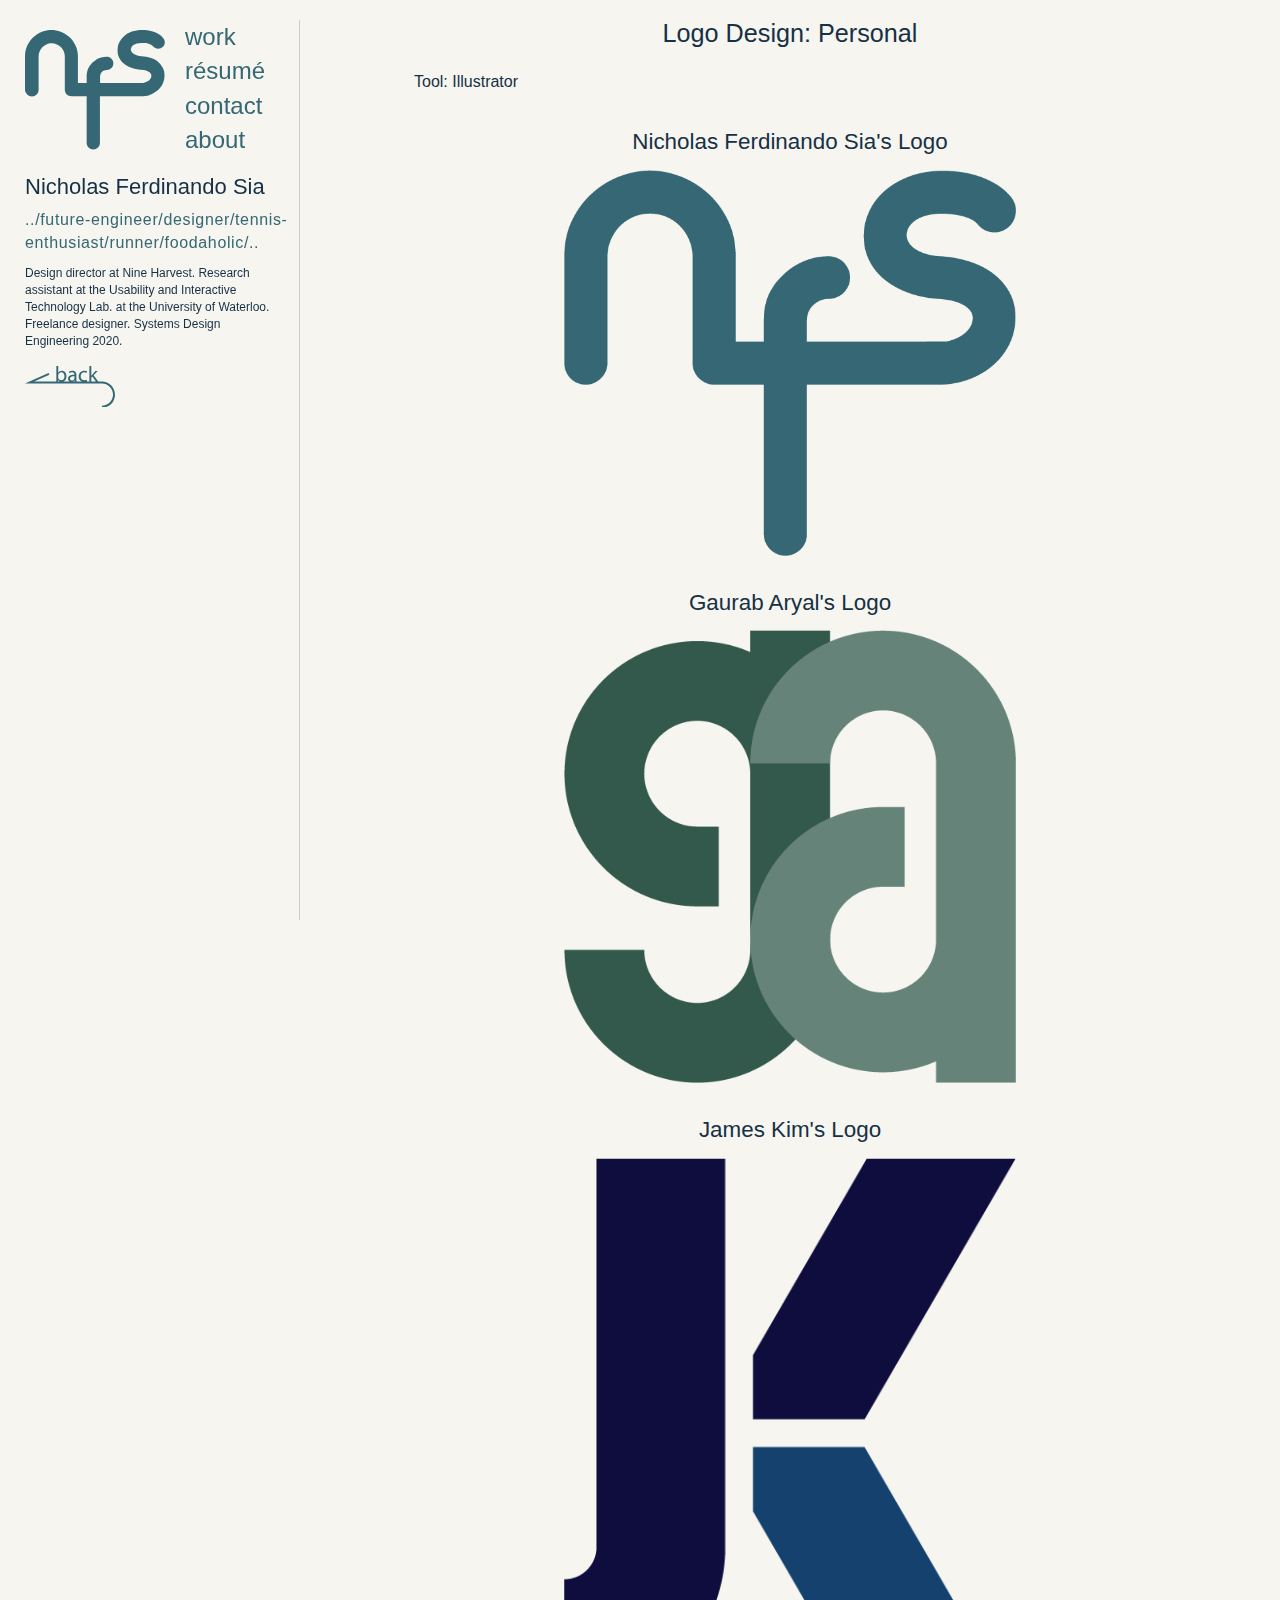
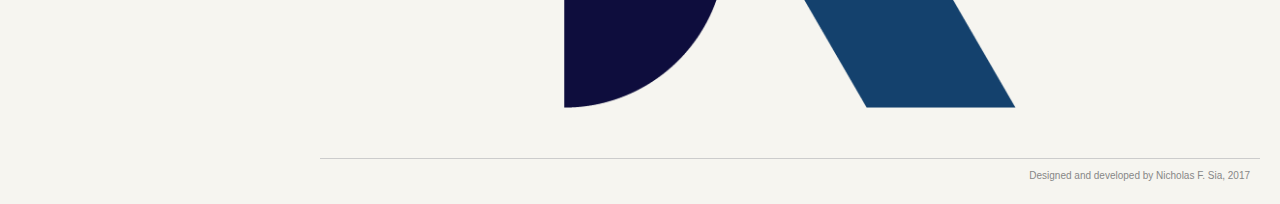
<file: work/logo-design/personal/index.html>
<!DOCTYPE html>
<html>
		<head>
				<meta charset="utf-8">
				<meta http-equiv="X-UA-Compatible" content="IE=edge">
				<meta name="viewport" content="width=device-width, initial-scale=1">
				<meta name="description" content="Welcome to the digital portfolio of Nicholas F. Sia, a Toronto-based designer, currently pursuing a degree in Systems Design Engineering at the University of Waterloo.">
				<meta name="keywords" content="ux, ui, systems design, engineering, Nicholas Sia, design">
				<meta name="author" content="Nicholas F. Sia">

				<title>Logo Design | Personal</title>
				<link rel="stylesheet" href="https://maxcdn.bootstrapcdn.com/bootstrap/3.3.7/css/bootstrap.min.css">
				<link rel="stylesheet" type="text/css" href="../../../css/main.css">
				<link rel="shortcut icon" href="../../../image/favicon.ico" type="image/x-icon" />
				<script src="https://ajax.googleapis.com/ajax/libs/jquery/1.12.4/jquery.min.js"></script>

				<script async="" src="//www.google-analytics.com/analytics.js"></script>
				<script>
				  (function(i,s,o,g,r,a,m){i['GoogleAnalyticsObject']=r;i[r]=i[r]||function(){
				  (i[r].q=i[r].q||[]).push(arguments)},i[r].l=1*new Date();a=s.createElement(o),
				  m=s.getElementsByTagName(o)[0];a.async=1;a.src=g;m.parentNode.insertBefore(a,m)
				  })(window,document,'script','https://www.google-analytics.com/analytics.js','ga');

				  ga('create', 'UA-87934754-1', 'auto');
				  ga('send', 'pageview');
				</script>
		</head>
		<body>
			<div class="main_nav">
					<div class="logo_container nfslogo">
						<a href="../../..">
							<?xml version="1.0" encoding="utf-8"?>
							<!-- Generator: Adobe Illustrator 19.0.0, SVG Export Plug-In . SVG Version: 6.00 Build 0)  -->
							<svg version="1.1" id="Layer_1" xmlns="http://www.w3.org/2000/svg" xmlns:xlink="http://www.w3.org/1999/xlink" x="0px" y="0px"
								 viewBox="-436 244.1 86.5 73.9" style="enable-background:new -436 244.1 86.5 73.9;" xml:space="preserve">
							<style type="text/css">
								.st0{fill:#356874;}
							</style>
							<g id="XMLID_2_">
								<path id="XMLID_3_" class="st0" d="M-350.9,267.5c0.8,1.4,1.1,2.9,1.1,4.7c0,1.9-0.4,3.6-1.2,5.2c-0.8,1.6-1.9,3-3.2,4.1
									c-1.4,1.1-2.9,2-4.7,2.7c-1.8,0.6-3.7,0.9-5.6,0.9c-0.1,0-0.3,0-0.4,0l0,0H-387l0,0h-2.7v28.7c0,0.6-0.1,1.1-0.3,1.6
									s-0.5,0.9-0.9,1.3c-0.4,0.4-0.8,0.7-1.3,0.9c-0.5,0.2-1,0.3-1.6,0.3c-0.6,0-1.1-0.1-1.6-0.3c-0.5-0.2-0.9-0.5-1.3-0.9
									c-0.4-0.4-0.7-0.8-0.9-1.3c-0.2-0.5-0.3-1-0.3-1.6v-28.7h-1.1h-6h-2.3c-0.6,0-1.1-0.1-1.6-0.3c-0.5-0.2-0.9-0.5-1.3-0.9
									c-0.4-0.4-0.7-0.8-0.9-1.3c-0.2-0.5-0.3-1-0.3-1.6v-20.5c0-1.1-0.2-2.1-0.6-3.1s-1-1.9-1.7-2.6c-0.7-0.8-1.6-1.4-2.6-1.8
									c-1-0.4-2.1-0.7-3.2-0.7l0,0c-1.2,0-2.2,0.2-3.2,0.7c-1,0.4-1.9,1.1-2.6,1.8c-0.7,0.8-1.3,1.6-1.7,2.6s-0.6,2-0.6,3.1V281
									c0,0.6-0.1,1.1-0.3,1.6c-0.1,0.2-0.1,0.3-0.2,0.5c-0.2,0.3-0.4,0.6-0.7,0.9c-0.4,0.4-0.8,0.7-1.3,0.9c-0.5,0.2-1,0.3-1.6,0.3l0,0
									c-0.5,0-1-0.1-1.5-0.3c-0.5-0.2-0.9-0.5-1.3-0.8c-0.4-0.4-0.7-0.8-0.9-1.3c-0.5-0.6-0.6-1.2-0.6-1.8v-20.5c0-2.6,0.5-4.8,1.5-6.9
									c1-2,2.2-3.8,3.8-5.2c1.5-1.3,3.3-2.4,5.2-3.2c2-0.7,3.9-1.1,5.8-1.1l0,0c1.9,0,3.9,0.4,5.8,1.1c1.9,0.7,3.7,1.8,5.3,3.3
									c1.6,1.4,2.8,3.1,3.8,5.2c1,2,1.5,4.3,1.5,6.9v16.3h4.3h1.1v-4.1c0-0.1,0-0.3,0-0.4c0-0.7,0.1-1.4,0.2-2c0.1-0.7,0.3-1.3,0.5-1.9
									c0.2-0.5,0.4-1,0.7-1.4c0.2-0.3,0.4-0.7,0.6-1l0.1-0.1c0.5-0.6,1.1-1.3,1.7-1.9c0.7-0.7,1.5-1.2,2.3-1.8c0.9-0.5,1.8-0.9,2.9-1.2
									c1-0.3,2.2-0.5,3.4-0.5c0.5,0,1,0.1,1.6,0.3c0.5,0.2,0.9,0.5,1.3,0.9c0.4,0.4,0.6,0.8,0.9,1.3c0.2,0.5,0.3,1,0.3,1.6
									s-0.1,1.1-0.3,1.6c-0.2,0.5-0.5,0.9-0.9,1.3s-0.8,0.7-1.3,0.9c-0.5,0.2-1,0.3-1.6,0.3s-1.2,0.1-1.7,0.4c-0.3,0.1-0.5,0.3-0.8,0.4
									c-0.1,0.1-0.3,0.2-0.4,0.3l-0.1,0.1c-0.4,0.4-0.7,0.8-0.8,1.3c-0.1,0.4-0.2,0.7-0.3,1.1c0,0.1,0,0.3,0,0.4v4.1h10.9h11.9l0,0h3.8
									l0,0l0,0c0.4-0.1,0.7-0.1,1-0.3c0.8-0.3,1.5-0.6,2.2-1c0.6-0.4,1.1-0.9,1.4-1.5c0.3-0.6,0.5-1.2,0.5-1.8c0-0.9-0.6-1.8-1.7-2.4
									c-1.1-0.7-2.7-1.1-4.8-1.2c-2.1-0.1-4.1-0.5-5.8-1.2c-1.8-0.6-3.3-1.5-4.6-2.5c-1.3-1-2.3-2.3-3-3.7c-0.7-1.4-1-3-1-4.7
									c0-1.6,0.3-3.2,1-4.7c0.7-1.5,1.7-2.8,3-4c1.3-1.2,2.9-2.1,4.8-2.8s4-1,6.4-1c0.9,0,1.9,0.1,3,0.2c1.2,0.2,2.4,0.4,3.6,0.8
									s2.3,0.9,3.5,1.5c1.1,0.7,2.1,1.5,3,2.6c0.6,0.8,0.9,1.6,0.9,2.4c0,0.6-0.1,1.1-0.3,1.6c-0.2,0.5-0.5,1-0.9,1.3
									c-0.4,0.4-0.8,0.7-1.3,0.9s-1,0.3-1.6,0.3c-1.3,0-2.4-0.5-3.2-1.5c-0.3-0.4-0.7-0.7-1.3-1c-0.6-0.3-1.2-0.5-1.9-0.7
									c-0.7-0.2-1.3-0.3-2-0.3c-0.7-0.1-1.3-0.1-1.9-0.1c-1.1,0-2.1,0.2-2.9,0.4c-0.8,0.2-1.5,0.6-2.1,0.9c-0.6,0.4-1,0.8-1.2,1.3
									c-0.3,0.5-0.4,1-0.4,1.5s0.2,1,0.5,1.5s0.8,0.9,1.4,1.3c0.6,0.4,1.3,0.6,2.1,0.9c0.8,0.2,1.7,0.3,2.7,0.4c1.9,0.1,3.7,0.5,5.4,1
									c1.7,0.6,3.2,1.3,4.5,2.3C-352.6,264.9-351.6,266.1-350.9,267.5z"/>
							</g>
							</svg>
						</a>
					</div>	
					<nav class="menu">
						<ul>
							<li><a href="../../..#work">work</a></li>
							<li><a href="../../../file/Resume (Main).pdf" target="_blank">r&eacute;sum&eacute;</a></li>
							<li id="contactnav"><a>contact</a></li>
							<li><a href="../../../about-me">about</a></li>

						</ul>
					</nav>	
					<h1 class="name">Nicholas Ferdinando Sia</h1>
					<div id="contactinfo">
						<ul>
							<li><a href="mailto:nicholasfsia@gmail.com" target="_blank">nicholasfsia@gmail.com</a></li>
							<li><a href="https://www.linkedin.com/in/nicholasfsia" target="_blank">Linkedin</a></li>
							<li><a href="https://github.com/nicholasfsia" target="_blank">GitHub</a></li>
							<li><a href="https://www.facebook.com/nicholasfsia" target="_blank">Facebook</a></li>
							<li><a href="https://www.instagram.com/nicholasfsia/" target="_blank">Instagram</a></li>
						</ul>
					</div>
					<div class="mytag">../future-engineer/designer/tennis-enthusiast/runner/foodaholic/..</div>
					<div class="myblurb">Design director at Nine Harvest. Research assistant at the Usability and Interactive Technology Lab. at the University of Waterloo. Freelance designer. Systems Design Engineering 2020.</div>
					<div class="backbutton">
					<a href="../../..#personal_logo">
						<?xml version="1.0" encoding="utf-8"?>
						<!-- Generator: Adobe Illustrator 19.0.0, SVG Export Plug-In . SVG Version: 6.00 Build 0)  -->
						<svg version="1.1" id="Layer_1" xmlns="http://www.w3.org/2000/svg" xmlns:xlink="http://www.w3.org/1999/xlink" x="0px" y="0px"
							 viewBox="-295 195.5 367.5 170.5" style="enable-background:new -295 195.5 367.5 170.5;" xml:space="preserve">
						<style type="text/css">
							.st0{fill:#356873;}
						</style>
						<path class="st0" d="M18.9,258.9H4.1l-18.9-25.2L2,215.8h-9.5l-12.8,15c-1.3,1.6-2.8,3.5-3.9,5v-40.3H-32v63.4h-12.3
							c1.2-0.4,2.1-0.7,2.8-1.1l-1.4-5.9c-2.2,1-5.2,2.2-9.7,2.2c-8.6,0-15.1-6.2-15.1-16.3c0-9.1,5.4-16.5,15.4-16.5c4.3,0,7.3,1,9.2,2.1
							l1.8-6.1c-2.2-1.1-6.3-2.3-11-2.3c-14.2,0-23.4,9.7-23.4,23.1c0,10.2,5.1,17.8,13.4,20.8h-22.2c-0.5-2.8-0.6-6.4-0.6-10v-16.3
							c0-8.7-3.3-17.8-16.6-17.8c-5.5,0-10.7,1.6-14.3,3.9l1.8,5.2c3-1.9,7.3-3.2,11.3-3.2c8.9,0,9.9,6.5,9.9,10.1v0.9
							c-16.8-0.1-26.2,5.7-26.2,16.2c0,4.4,2.2,8.8,6.6,11h-25.4c6.8-2.9,12.2-10.2,12.2-21.8c0-13.2-7.6-22.2-18.4-22.2
							c-7,0-12,3.1-14.8,8h-0.2v-27.4h-7.8v52.6c0,3.7-0.2,7.8-0.4,10.8h-90.1l62.1-27.8l-3.3-7.3l-96.2,43.1H18.9
							c25.1,0,45.6,20.3,45.6,45.5c0,25.2-20.5,45.6-45.6,45.6v8c29.5,0,53.6-24,53.6-53.5C72.5,282.9,48.4,258.9,18.9,258.9z
							 M-24.2,242.9l4-4.5l14.7,20.5h-18.7V242.9z M-93,237.2h0.1v7.6c0,0.8-0.2,1.7-0.5,2.5c-1.2,3.7-4.8,7.3-10.5,7.3
							c-4.1,0-7.5-2.5-7.5-7.6C-111.4,238.6-101.6,237-93,237.2z M-92.7,253.9h0.3l0.5,5h-7C-96.2,257.7-94.1,255.8-92.7,253.9z
							 M-159.4,234.1c0-1.2,0.3-2.3,0.5-3.2c1.7-6,6.7-9.7,12.1-9.7c8.5,0,13,7.5,13,16.2c0,9.9-4.9,16.7-13.2,16.7
							c-5.8,0-10.4-3.8-11.9-9.3c-0.2-0.9-0.4-1.9-0.4-2.9h-0.1V234.1z M-160.3,252.2h0.3c1.8,3.2,4.2,5.4,7,6.7h-7.7L-160.3,252.2z"/>
						</svg>

					</a>
					</div>
			</div>
			<div class="wide_nav">
				<div class="head_top">
					<div class="logo_top">
						<a href="../../..">
							<?xml version="1.0" encoding="utf-8"?>
							<!-- Generator: Adobe Illustrator 19.0.0, SVG Export Plug-In . SVG Version: 6.00 Build 0)  -->
							<svg version="1.1" id="Layer_1" xmlns="http://www.w3.org/2000/svg" xmlns:xlink="http://www.w3.org/1999/xlink" x="0px" y="0px"
								 viewBox="-436 244.1 86.5 73.9" style="enable-background:new -436 244.1 86.5 73.9;" xml:space="preserve">
							<style type="text/css">
								.st0{fill:#356874;}
							</style>
							<g id="XMLID_2_">
								<path id="XMLID_3_" class="st0" d="M-350.9,267.5c0.8,1.4,1.1,2.9,1.1,4.7c0,1.9-0.4,3.6-1.2,5.2c-0.8,1.6-1.9,3-3.2,4.1
									c-1.4,1.1-2.9,2-4.7,2.7c-1.8,0.6-3.7,0.9-5.6,0.9c-0.1,0-0.3,0-0.4,0l0,0H-387l0,0h-2.7v28.7c0,0.6-0.1,1.1-0.3,1.6
									s-0.5,0.9-0.9,1.3c-0.4,0.4-0.8,0.7-1.3,0.9c-0.5,0.2-1,0.3-1.6,0.3c-0.6,0-1.1-0.1-1.6-0.3c-0.5-0.2-0.9-0.5-1.3-0.9
									c-0.4-0.4-0.7-0.8-0.9-1.3c-0.2-0.5-0.3-1-0.3-1.6v-28.7h-1.1h-6h-2.3c-0.6,0-1.1-0.1-1.6-0.3c-0.5-0.2-0.9-0.5-1.3-0.9
									c-0.4-0.4-0.7-0.8-0.9-1.3c-0.2-0.5-0.3-1-0.3-1.6v-20.5c0-1.1-0.2-2.1-0.6-3.1s-1-1.9-1.7-2.6c-0.7-0.8-1.6-1.4-2.6-1.8
									c-1-0.4-2.1-0.7-3.2-0.7l0,0c-1.2,0-2.2,0.2-3.2,0.7c-1,0.4-1.9,1.1-2.6,1.8c-0.7,0.8-1.3,1.6-1.7,2.6s-0.6,2-0.6,3.1V281
									c0,0.6-0.1,1.1-0.3,1.6c-0.1,0.2-0.1,0.3-0.2,0.5c-0.2,0.3-0.4,0.6-0.7,0.9c-0.4,0.4-0.8,0.7-1.3,0.9c-0.5,0.2-1,0.3-1.6,0.3l0,0
									c-0.5,0-1-0.1-1.5-0.3c-0.5-0.2-0.9-0.5-1.3-0.8c-0.4-0.4-0.7-0.8-0.9-1.3c-0.5-0.6-0.6-1.2-0.6-1.8v-20.5c0-2.6,0.5-4.8,1.5-6.9
									c1-2,2.2-3.8,3.8-5.2c1.5-1.3,3.3-2.4,5.2-3.2c2-0.7,3.9-1.1,5.8-1.1l0,0c1.9,0,3.9,0.4,5.8,1.1c1.9,0.7,3.7,1.8,5.3,3.3
									c1.6,1.4,2.8,3.1,3.8,5.2c1,2,1.5,4.3,1.5,6.9v16.3h4.3h1.1v-4.1c0-0.1,0-0.3,0-0.4c0-0.7,0.1-1.4,0.2-2c0.1-0.7,0.3-1.3,0.5-1.9
									c0.2-0.5,0.4-1,0.7-1.4c0.2-0.3,0.4-0.7,0.6-1l0.1-0.1c0.5-0.6,1.1-1.3,1.7-1.9c0.7-0.7,1.5-1.2,2.3-1.8c0.9-0.5,1.8-0.9,2.9-1.2
									c1-0.3,2.2-0.5,3.4-0.5c0.5,0,1,0.1,1.6,0.3c0.5,0.2,0.9,0.5,1.3,0.9c0.4,0.4,0.6,0.8,0.9,1.3c0.2,0.5,0.3,1,0.3,1.6
									s-0.1,1.1-0.3,1.6c-0.2,0.5-0.5,0.9-0.9,1.3s-0.8,0.7-1.3,0.9c-0.5,0.2-1,0.3-1.6,0.3s-1.2,0.1-1.7,0.4c-0.3,0.1-0.5,0.3-0.8,0.4
									c-0.1,0.1-0.3,0.2-0.4,0.3l-0.1,0.1c-0.4,0.4-0.7,0.8-0.8,1.3c-0.1,0.4-0.2,0.7-0.3,1.1c0,0.1,0,0.3,0,0.4v4.1h10.9h11.9l0,0h3.8
									l0,0l0,0c0.4-0.1,0.7-0.1,1-0.3c0.8-0.3,1.5-0.6,2.2-1c0.6-0.4,1.1-0.9,1.4-1.5c0.3-0.6,0.5-1.2,0.5-1.8c0-0.9-0.6-1.8-1.7-2.4
									c-1.1-0.7-2.7-1.1-4.8-1.2c-2.1-0.1-4.1-0.5-5.8-1.2c-1.8-0.6-3.3-1.5-4.6-2.5c-1.3-1-2.3-2.3-3-3.7c-0.7-1.4-1-3-1-4.7
									c0-1.6,0.3-3.2,1-4.7c0.7-1.5,1.7-2.8,3-4c1.3-1.2,2.9-2.1,4.8-2.8s4-1,6.4-1c0.9,0,1.9,0.1,3,0.2c1.2,0.2,2.4,0.4,3.6,0.8
									s2.3,0.9,3.5,1.5c1.1,0.7,2.1,1.5,3,2.6c0.6,0.8,0.9,1.6,0.9,2.4c0,0.6-0.1,1.1-0.3,1.6c-0.2,0.5-0.5,1-0.9,1.3
									c-0.4,0.4-0.8,0.7-1.3,0.9s-1,0.3-1.6,0.3c-1.3,0-2.4-0.5-3.2-1.5c-0.3-0.4-0.7-0.7-1.3-1c-0.6-0.3-1.2-0.5-1.9-0.7
									c-0.7-0.2-1.3-0.3-2-0.3c-0.7-0.1-1.3-0.1-1.9-0.1c-1.1,0-2.1,0.2-2.9,0.4c-0.8,0.2-1.5,0.6-2.1,0.9c-0.6,0.4-1,0.8-1.2,1.3
									c-0.3,0.5-0.4,1-0.4,1.5s0.2,1,0.5,1.5s0.8,0.9,1.4,1.3c0.6,0.4,1.3,0.6,2.1,0.9c0.8,0.2,1.7,0.3,2.7,0.4c1.9,0.1,3.7,0.5,5.4,1
									c1.7,0.6,3.2,1.3,4.5,2.3C-352.6,264.9-351.6,266.1-350.9,267.5z"/>
							</g>
							</svg></a>
					</div>
					<div class="text_top">
						<div class="name_top">Nicholas Ferdinando Sia</div>
						<div class="tag_top">../future-engineer/designer/tennis-<br />enthusiast/runner/foodaholic/..</div>
					</div>	
				</div>
				<div class="menu_top myblurb_wide">Design director at Nine Harvest. Research assistant at the Usability and Interactive Technology Lab. at the University of Waterloo. Freelance designer. Systems Design Engineering 2020.</div>
				<nav class="menu_top">
						<ul>
							<li><a href="../../../..#work">work</a></li>
							<li><a href="../../../file/Resume (Main).pdf" target="_blank">r&eacute;sum&eacute;</a></li>
							<li id="contactnavwide"><a>contact</a></li>
							<li><a href="../../../about-me">about</a></li>
						</ul>
				</nav>
					<div id="contactinfowide">
						<ul>
							<li><a href="mailto:nicholasfsia@gmail.com" target="_blank">nicholasfsia@gmail.com</a></li>
							<li><a href="https://www.linkedin.com/in/nicholasfsia" target="_blank">Linkedin</a></li>
							<li><a href="https://github.com/nicholasfsia" target="_blank">GitHub</a></li>
							<li><a href="https://www.facebook.com/nicholasfsia" target="_blank">Facebook</a></li>
							<li><a href="https://www.instagram.com/nicholasfsia/" target="_blank">Instagram</a></li>
						</ul>
					</div>	
			</div>
			<div class="contentpage_specific">
					
					<div class="explanation collection">
						<h1 class="project_title">Logo Design: Personal</h1>
							<p>Tool: Illustrator</p>
							<h2>Nicholas Ferdinando Sia's Logo</h2>
								<img src="nfs-logo.png" class="image_one portrait" alt="Nicholas Ferdinando Sia's logo"/>
							<h2>Gaurab Aryal's Logo</h2>
								<img src="ga-logo.png" class="image_one portrait" alt="Gaurab Aryal's logo">
							<h2>James Kim's Logo</h2>
								<img src="jyk-logo.png" class="image_one portrait" alt="James Kim's logo">
					</div>
					<footer>
						<p>Designed and developed by Nicholas F. Sia, 2017</p>
					</footer>		
			</div>


		</body>
		<script src="../../../js/main.js"></script>
</html>
</file>
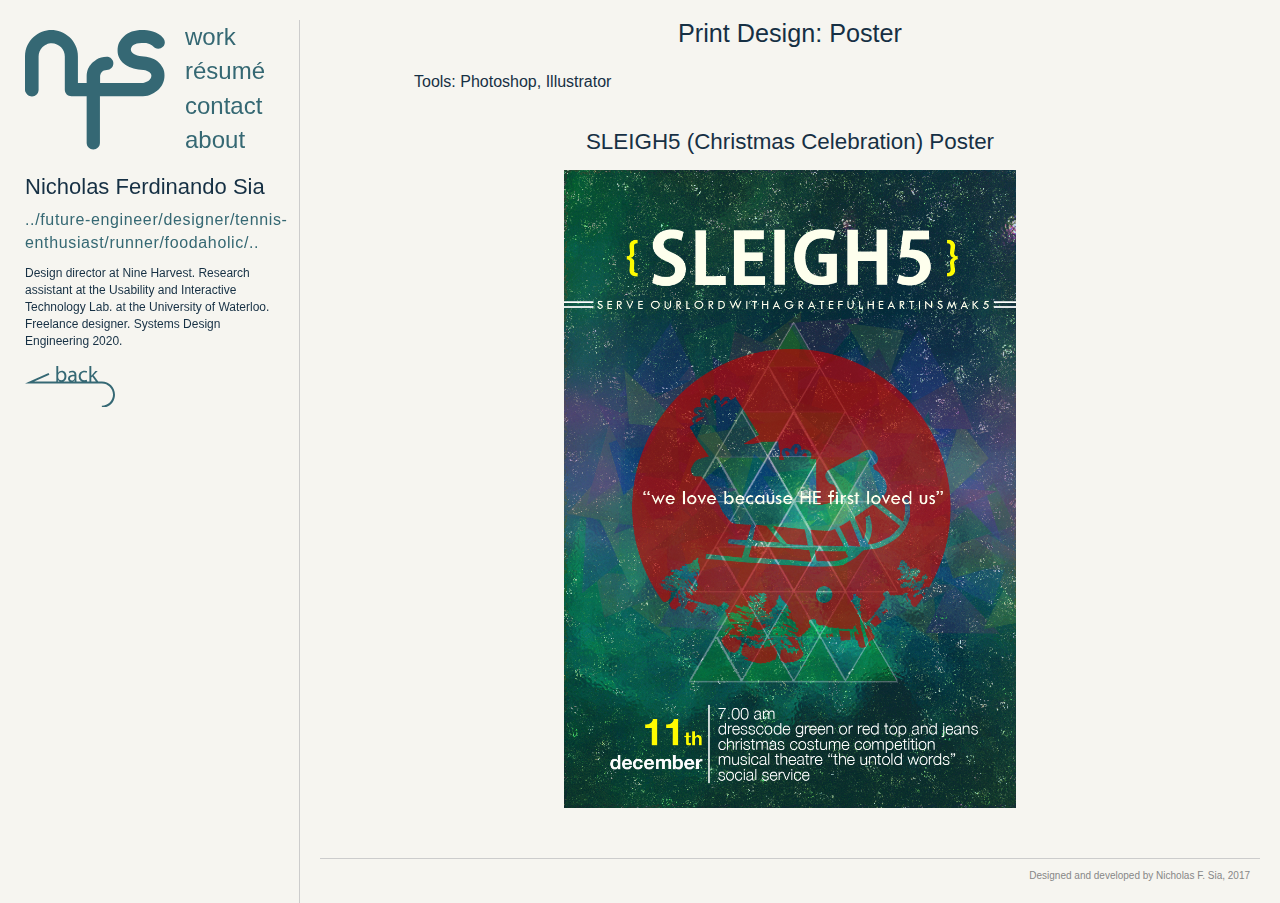
<file: work/print-design/poster/index.html>
<!DOCTYPE html>
<html>
		<head>
				<meta charset="utf-8">
				<meta http-equiv="X-UA-Compatible" content="IE=edge">
				<meta name="viewport" content="width=device-width, initial-scale=1">
				<meta name="description" content="Welcome to the digital portfolio of Nicholas F. Sia, a Toronto-based designer, currently pursuing a degree in Systems Design Engineering at the University of Waterloo.">
				<meta name="keywords" content="ux, ui, systems design, engineering, Nicholas Sia, design">
				<meta name="author" content="Nicholas F. Sia">

				<title>Print Design | Poster</title>
				<link rel="stylesheet" href="https://maxcdn.bootstrapcdn.com/bootstrap/3.3.7/css/bootstrap.min.css">
				<link rel="stylesheet" type="text/css" href="../../../css/main.css">
				<link rel="shortcut icon" href="../../../image/favicon.ico" type="image/x-icon" />
				<script src="https://ajax.googleapis.com/ajax/libs/jquery/1.12.4/jquery.min.js"></script>

				<script async="" src="//www.google-analytics.com/analytics.js"></script>
				<script>
				  (function(i,s,o,g,r,a,m){i['GoogleAnalyticsObject']=r;i[r]=i[r]||function(){
				  (i[r].q=i[r].q||[]).push(arguments)},i[r].l=1*new Date();a=s.createElement(o),
				  m=s.getElementsByTagName(o)[0];a.async=1;a.src=g;m.parentNode.insertBefore(a,m)
				  })(window,document,'script','https://www.google-analytics.com/analytics.js','ga');

				  ga('create', 'UA-87934754-1', 'auto');
				  ga('send', 'pageview');
				</script>
		</head>
		<body>
			<div class="main_nav">
					<div class="logo_container nfslogo">
						<a href="../../..">
							<?xml version="1.0" encoding="utf-8"?>
							<!-- Generator: Adobe Illustrator 19.0.0, SVG Export Plug-In . SVG Version: 6.00 Build 0)  -->
							<svg version="1.1" id="Layer_1" xmlns="http://www.w3.org/2000/svg" xmlns:xlink="http://www.w3.org/1999/xlink" x="0px" y="0px"
								 viewBox="-436 244.1 86.5 73.9" style="enable-background:new -436 244.1 86.5 73.9;" xml:space="preserve">
							<style type="text/css">
								.st0{fill:#356874;}
							</style>
							<g id="XMLID_2_">
								<path id="XMLID_3_" class="st0" d="M-350.9,267.5c0.8,1.4,1.1,2.9,1.1,4.7c0,1.9-0.4,3.6-1.2,5.2c-0.8,1.6-1.9,3-3.2,4.1
									c-1.4,1.1-2.9,2-4.7,2.7c-1.8,0.6-3.7,0.9-5.6,0.9c-0.1,0-0.3,0-0.4,0l0,0H-387l0,0h-2.7v28.7c0,0.6-0.1,1.1-0.3,1.6
									s-0.5,0.9-0.9,1.3c-0.4,0.4-0.8,0.7-1.3,0.9c-0.5,0.2-1,0.3-1.6,0.3c-0.6,0-1.1-0.1-1.6-0.3c-0.5-0.2-0.9-0.5-1.3-0.9
									c-0.4-0.4-0.7-0.8-0.9-1.3c-0.2-0.5-0.3-1-0.3-1.6v-28.7h-1.1h-6h-2.3c-0.6,0-1.1-0.1-1.6-0.3c-0.5-0.2-0.9-0.5-1.3-0.9
									c-0.4-0.4-0.7-0.8-0.9-1.3c-0.2-0.5-0.3-1-0.3-1.6v-20.5c0-1.1-0.2-2.1-0.6-3.1s-1-1.9-1.7-2.6c-0.7-0.8-1.6-1.4-2.6-1.8
									c-1-0.4-2.1-0.7-3.2-0.7l0,0c-1.2,0-2.2,0.2-3.2,0.7c-1,0.4-1.9,1.1-2.6,1.8c-0.7,0.8-1.3,1.6-1.7,2.6s-0.6,2-0.6,3.1V281
									c0,0.6-0.1,1.1-0.3,1.6c-0.1,0.2-0.1,0.3-0.2,0.5c-0.2,0.3-0.4,0.6-0.7,0.9c-0.4,0.4-0.8,0.7-1.3,0.9c-0.5,0.2-1,0.3-1.6,0.3l0,0
									c-0.5,0-1-0.1-1.5-0.3c-0.5-0.2-0.9-0.5-1.3-0.8c-0.4-0.4-0.7-0.8-0.9-1.3c-0.5-0.6-0.6-1.2-0.6-1.8v-20.5c0-2.6,0.5-4.8,1.5-6.9
									c1-2,2.2-3.8,3.8-5.2c1.5-1.3,3.3-2.4,5.2-3.2c2-0.7,3.9-1.1,5.8-1.1l0,0c1.9,0,3.9,0.4,5.8,1.1c1.9,0.7,3.7,1.8,5.3,3.3
									c1.6,1.4,2.8,3.1,3.8,5.2c1,2,1.5,4.3,1.5,6.9v16.3h4.3h1.1v-4.1c0-0.1,0-0.3,0-0.4c0-0.7,0.1-1.4,0.2-2c0.1-0.7,0.3-1.3,0.5-1.9
									c0.2-0.5,0.4-1,0.7-1.4c0.2-0.3,0.4-0.7,0.6-1l0.1-0.1c0.5-0.6,1.1-1.3,1.7-1.9c0.7-0.7,1.5-1.2,2.3-1.8c0.9-0.5,1.8-0.9,2.9-1.2
									c1-0.3,2.2-0.5,3.4-0.5c0.5,0,1,0.1,1.6,0.3c0.5,0.2,0.9,0.5,1.3,0.9c0.4,0.4,0.6,0.8,0.9,1.3c0.2,0.5,0.3,1,0.3,1.6
									s-0.1,1.1-0.3,1.6c-0.2,0.5-0.5,0.9-0.9,1.3s-0.8,0.7-1.3,0.9c-0.5,0.2-1,0.3-1.6,0.3s-1.2,0.1-1.7,0.4c-0.3,0.1-0.5,0.3-0.8,0.4
									c-0.1,0.1-0.3,0.2-0.4,0.3l-0.1,0.1c-0.4,0.4-0.7,0.8-0.8,1.3c-0.1,0.4-0.2,0.7-0.3,1.1c0,0.1,0,0.3,0,0.4v4.1h10.9h11.9l0,0h3.8
									l0,0l0,0c0.4-0.1,0.7-0.1,1-0.3c0.8-0.3,1.5-0.6,2.2-1c0.6-0.4,1.1-0.9,1.4-1.5c0.3-0.6,0.5-1.2,0.5-1.8c0-0.9-0.6-1.8-1.7-2.4
									c-1.1-0.7-2.7-1.1-4.8-1.2c-2.1-0.1-4.1-0.5-5.8-1.2c-1.8-0.6-3.3-1.5-4.6-2.5c-1.3-1-2.3-2.3-3-3.7c-0.7-1.4-1-3-1-4.7
									c0-1.6,0.3-3.2,1-4.7c0.7-1.5,1.7-2.8,3-4c1.3-1.2,2.9-2.1,4.8-2.8s4-1,6.4-1c0.9,0,1.9,0.1,3,0.2c1.2,0.2,2.4,0.4,3.6,0.8
									s2.3,0.9,3.5,1.5c1.1,0.7,2.1,1.5,3,2.6c0.6,0.8,0.9,1.6,0.9,2.4c0,0.6-0.1,1.1-0.3,1.6c-0.2,0.5-0.5,1-0.9,1.3
									c-0.4,0.4-0.8,0.7-1.3,0.9s-1,0.3-1.6,0.3c-1.3,0-2.4-0.5-3.2-1.5c-0.3-0.4-0.7-0.7-1.3-1c-0.6-0.3-1.2-0.5-1.9-0.7
									c-0.7-0.2-1.3-0.3-2-0.3c-0.7-0.1-1.3-0.1-1.9-0.1c-1.1,0-2.1,0.2-2.9,0.4c-0.8,0.2-1.5,0.6-2.1,0.9c-0.6,0.4-1,0.8-1.2,1.3
									c-0.3,0.5-0.4,1-0.4,1.5s0.2,1,0.5,1.5s0.8,0.9,1.4,1.3c0.6,0.4,1.3,0.6,2.1,0.9c0.8,0.2,1.7,0.3,2.7,0.4c1.9,0.1,3.7,0.5,5.4,1
									c1.7,0.6,3.2,1.3,4.5,2.3C-352.6,264.9-351.6,266.1-350.9,267.5z"/>
							</g>
							</svg>
						</a>
					</div>	
					<nav class="menu">
						<ul>
							<li><a href="../../..#work">work</a></li>
							<li><a href="../../../file/Resume (Main).pdf" target="_blank">r&eacute;sum&eacute;</a></li>
							<li id="contactnav"><a>contact</a></li>
							<li><a href="../../../about-me">about</a></li>

						</ul>
					</nav>	
					<h1 class="name">Nicholas Ferdinando Sia</h1>
					<div id="contactinfo">
						<ul>
							<li><a href="mailto:nicholasfsia@gmail.com" target="_blank">nicholasfsia@gmail.com</a></li>
							<li><a href="https://www.linkedin.com/in/nicholasfsia" target="_blank">Linkedin</a></li>
							<li><a href="https://github.com/nicholasfsia" target="_blank">GitHub</a></li>
							<li><a href="https://www.facebook.com/nicholasfsia" target="_blank">Facebook</a></li>
							<li><a href="https://www.instagram.com/nicholasfsia/" target="_blank">Instagram</a></li>
						</ul>
					</div>
					<div class="mytag">../future-engineer/designer/tennis-enthusiast/runner/foodaholic/..</div>
					<div class="myblurb">Design director at Nine Harvest. Research assistant at the Usability and Interactive Technology Lab. at the University of Waterloo. Freelance designer. Systems Design Engineering 2020.</div>
					<div class="backbutton">
					<a href="../../..#poster">
						<?xml version="1.0" encoding="utf-8"?>
						<!-- Generator: Adobe Illustrator 19.0.0, SVG Export Plug-In . SVG Version: 6.00 Build 0)  -->
						<svg version="1.1" id="Layer_1" xmlns="http://www.w3.org/2000/svg" xmlns:xlink="http://www.w3.org/1999/xlink" x="0px" y="0px"
							 viewBox="-295 195.5 367.5 170.5" style="enable-background:new -295 195.5 367.5 170.5;" xml:space="preserve">
						<style type="text/css">
							.st0{fill:#356873;}
						</style>
						<path class="st0" d="M18.9,258.9H4.1l-18.9-25.2L2,215.8h-9.5l-12.8,15c-1.3,1.6-2.8,3.5-3.9,5v-40.3H-32v63.4h-12.3
							c1.2-0.4,2.1-0.7,2.8-1.1l-1.4-5.9c-2.2,1-5.2,2.2-9.7,2.2c-8.6,0-15.1-6.2-15.1-16.3c0-9.1,5.4-16.5,15.4-16.5c4.3,0,7.3,1,9.2,2.1
							l1.8-6.1c-2.2-1.1-6.3-2.3-11-2.3c-14.2,0-23.4,9.7-23.4,23.1c0,10.2,5.1,17.8,13.4,20.8h-22.2c-0.5-2.8-0.6-6.4-0.6-10v-16.3
							c0-8.7-3.3-17.8-16.6-17.8c-5.5,0-10.7,1.6-14.3,3.9l1.8,5.2c3-1.9,7.3-3.2,11.3-3.2c8.9,0,9.9,6.5,9.9,10.1v0.9
							c-16.8-0.1-26.2,5.7-26.2,16.2c0,4.4,2.2,8.8,6.6,11h-25.4c6.8-2.9,12.2-10.2,12.2-21.8c0-13.2-7.6-22.2-18.4-22.2
							c-7,0-12,3.1-14.8,8h-0.2v-27.4h-7.8v52.6c0,3.7-0.2,7.8-0.4,10.8h-90.1l62.1-27.8l-3.3-7.3l-96.2,43.1H18.9
							c25.1,0,45.6,20.3,45.6,45.5c0,25.2-20.5,45.6-45.6,45.6v8c29.5,0,53.6-24,53.6-53.5C72.5,282.9,48.4,258.9,18.9,258.9z
							 M-24.2,242.9l4-4.5l14.7,20.5h-18.7V242.9z M-93,237.2h0.1v7.6c0,0.8-0.2,1.7-0.5,2.5c-1.2,3.7-4.8,7.3-10.5,7.3
							c-4.1,0-7.5-2.5-7.5-7.6C-111.4,238.6-101.6,237-93,237.2z M-92.7,253.9h0.3l0.5,5h-7C-96.2,257.7-94.1,255.8-92.7,253.9z
							 M-159.4,234.1c0-1.2,0.3-2.3,0.5-3.2c1.7-6,6.7-9.7,12.1-9.7c8.5,0,13,7.5,13,16.2c0,9.9-4.9,16.7-13.2,16.7
							c-5.8,0-10.4-3.8-11.9-9.3c-0.2-0.9-0.4-1.9-0.4-2.9h-0.1V234.1z M-160.3,252.2h0.3c1.8,3.2,4.2,5.4,7,6.7h-7.7L-160.3,252.2z"/>
						</svg>

					</a>
					</div>
			</div>
			<div class="wide_nav">
				<div class="head_top">
					<div class="logo_top">
						<a href="../../..">
							<?xml version="1.0" encoding="utf-8"?>
							<!-- Generator: Adobe Illustrator 19.0.0, SVG Export Plug-In . SVG Version: 6.00 Build 0)  -->
							<svg version="1.1" id="Layer_1" xmlns="http://www.w3.org/2000/svg" xmlns:xlink="http://www.w3.org/1999/xlink" x="0px" y="0px"
								 viewBox="-436 244.1 86.5 73.9" style="enable-background:new -436 244.1 86.5 73.9;" xml:space="preserve">
							<style type="text/css">
								.st0{fill:#356874;}
							</style>
							<g id="XMLID_2_">
								<path id="XMLID_3_" class="st0" d="M-350.9,267.5c0.8,1.4,1.1,2.9,1.1,4.7c0,1.9-0.4,3.6-1.2,5.2c-0.8,1.6-1.9,3-3.2,4.1
									c-1.4,1.1-2.9,2-4.7,2.7c-1.8,0.6-3.7,0.9-5.6,0.9c-0.1,0-0.3,0-0.4,0l0,0H-387l0,0h-2.7v28.7c0,0.6-0.1,1.1-0.3,1.6
									s-0.5,0.9-0.9,1.3c-0.4,0.4-0.8,0.7-1.3,0.9c-0.5,0.2-1,0.3-1.6,0.3c-0.6,0-1.1-0.1-1.6-0.3c-0.5-0.2-0.9-0.5-1.3-0.9
									c-0.4-0.4-0.7-0.8-0.9-1.3c-0.2-0.5-0.3-1-0.3-1.6v-28.7h-1.1h-6h-2.3c-0.6,0-1.1-0.1-1.6-0.3c-0.5-0.2-0.9-0.5-1.3-0.9
									c-0.4-0.4-0.7-0.8-0.9-1.3c-0.2-0.5-0.3-1-0.3-1.6v-20.5c0-1.1-0.2-2.1-0.6-3.1s-1-1.9-1.7-2.6c-0.7-0.8-1.6-1.4-2.6-1.8
									c-1-0.4-2.1-0.7-3.2-0.7l0,0c-1.2,0-2.2,0.2-3.2,0.7c-1,0.4-1.9,1.1-2.6,1.8c-0.7,0.8-1.3,1.6-1.7,2.6s-0.6,2-0.6,3.1V281
									c0,0.6-0.1,1.1-0.3,1.6c-0.1,0.2-0.1,0.3-0.2,0.5c-0.2,0.3-0.4,0.6-0.7,0.9c-0.4,0.4-0.8,0.7-1.3,0.9c-0.5,0.2-1,0.3-1.6,0.3l0,0
									c-0.5,0-1-0.1-1.5-0.3c-0.5-0.2-0.9-0.5-1.3-0.8c-0.4-0.4-0.7-0.8-0.9-1.3c-0.5-0.6-0.6-1.2-0.6-1.8v-20.5c0-2.6,0.5-4.8,1.5-6.9
									c1-2,2.2-3.8,3.8-5.2c1.5-1.3,3.3-2.4,5.2-3.2c2-0.7,3.9-1.1,5.8-1.1l0,0c1.9,0,3.9,0.4,5.8,1.1c1.9,0.7,3.7,1.8,5.3,3.3
									c1.6,1.4,2.8,3.1,3.8,5.2c1,2,1.5,4.3,1.5,6.9v16.3h4.3h1.1v-4.1c0-0.1,0-0.3,0-0.4c0-0.7,0.1-1.4,0.2-2c0.1-0.7,0.3-1.3,0.5-1.9
									c0.2-0.5,0.4-1,0.7-1.4c0.2-0.3,0.4-0.7,0.6-1l0.1-0.1c0.5-0.6,1.1-1.3,1.7-1.9c0.7-0.7,1.5-1.2,2.3-1.8c0.9-0.5,1.8-0.9,2.9-1.2
									c1-0.3,2.2-0.5,3.4-0.5c0.5,0,1,0.1,1.6,0.3c0.5,0.2,0.9,0.5,1.3,0.9c0.4,0.4,0.6,0.8,0.9,1.3c0.2,0.5,0.3,1,0.3,1.6
									s-0.1,1.1-0.3,1.6c-0.2,0.5-0.5,0.9-0.9,1.3s-0.8,0.7-1.3,0.9c-0.5,0.2-1,0.3-1.6,0.3s-1.2,0.1-1.7,0.4c-0.3,0.1-0.5,0.3-0.8,0.4
									c-0.1,0.1-0.3,0.2-0.4,0.3l-0.1,0.1c-0.4,0.4-0.7,0.8-0.8,1.3c-0.1,0.4-0.2,0.7-0.3,1.1c0,0.1,0,0.3,0,0.4v4.1h10.9h11.9l0,0h3.8
									l0,0l0,0c0.4-0.1,0.7-0.1,1-0.3c0.8-0.3,1.5-0.6,2.2-1c0.6-0.4,1.1-0.9,1.4-1.5c0.3-0.6,0.5-1.2,0.5-1.8c0-0.9-0.6-1.8-1.7-2.4
									c-1.1-0.7-2.7-1.1-4.8-1.2c-2.1-0.1-4.1-0.5-5.8-1.2c-1.8-0.6-3.3-1.5-4.6-2.5c-1.3-1-2.3-2.3-3-3.7c-0.7-1.4-1-3-1-4.7
									c0-1.6,0.3-3.2,1-4.7c0.7-1.5,1.7-2.8,3-4c1.3-1.2,2.9-2.1,4.8-2.8s4-1,6.4-1c0.9,0,1.9,0.1,3,0.2c1.2,0.2,2.4,0.4,3.6,0.8
									s2.3,0.9,3.5,1.5c1.1,0.7,2.1,1.5,3,2.6c0.6,0.8,0.9,1.6,0.9,2.4c0,0.6-0.1,1.1-0.3,1.6c-0.2,0.5-0.5,1-0.9,1.3
									c-0.4,0.4-0.8,0.7-1.3,0.9s-1,0.3-1.6,0.3c-1.3,0-2.4-0.5-3.2-1.5c-0.3-0.4-0.7-0.7-1.3-1c-0.6-0.3-1.2-0.5-1.9-0.7
									c-0.7-0.2-1.3-0.3-2-0.3c-0.7-0.1-1.3-0.1-1.9-0.1c-1.1,0-2.1,0.2-2.9,0.4c-0.8,0.2-1.5,0.6-2.1,0.9c-0.6,0.4-1,0.8-1.2,1.3
									c-0.3,0.5-0.4,1-0.4,1.5s0.2,1,0.5,1.5s0.8,0.9,1.4,1.3c0.6,0.4,1.3,0.6,2.1,0.9c0.8,0.2,1.7,0.3,2.7,0.4c1.9,0.1,3.7,0.5,5.4,1
									c1.7,0.6,3.2,1.3,4.5,2.3C-352.6,264.9-351.6,266.1-350.9,267.5z"/>
							</g>
							</svg></a>
					</div>
					<div class="text_top">
						<div class="name_top">Nicholas Ferdinando Sia</div>
						<div class="tag_top">../future-engineer/designer/tennis-<br />enthusiast/runner/foodaholic/..</div>
					</div>	
				</div>
				<div class="menu_top myblurb_wide">Design director at Nine Harvest. Research assistant at the Usability and Interactive Technology Lab. at the University of Waterloo. Freelance designer. Systems Design Engineering 2020.</div>
				<nav class="menu_top">
						<ul>
							<li><a href="../../../..#work">work</a></li>
							<li><a href="../../../file/Resume (Main).pdf" target="_blank">r&eacute;sum&eacute;</a></li>
							<li id="contactnavwide"><a>contact</a></li>
							<li><a href="../../../about-me">about</a></li>
						</ul>
				</nav>
					<div id="contactinfowide">
						<ul>
							<li><a href="mailto:nicholasfsia@gmail.com" target="_blank">nicholasfsia@gmail.com</a></li>
							<li><a href="https://www.linkedin.com/in/nicholasfsia" target="_blank">Linkedin</a></li>
							<li><a href="https://github.com/nicholasfsia" target="_blank">GitHub</a></li>
							<li><a href="https://www.facebook.com/nicholasfsia" target="_blank">Facebook</a></li>
							<li><a href="https://www.instagram.com/nicholasfsia/" target="_blank">Instagram</a></li>
						</ul>
					</div>	
			</div>
			<div class="contentpage_specific collection">
					
					<div class="explanation collection">
						<h1 class="project_title">Print Design: Poster</h1>
							<p>Tools: Photoshop, Illustrator</p>
							<h2>SLEIGH5 (Christmas Celebration) Poster</h2>
								<img src="sleigh5.jpg" class="image_one portrait" alt="SLEIGH5 (Christmas Celebration) Poster" />
					</div>
					<footer>
						<p>Designed and developed by Nicholas F. Sia, 2017</p>
					</footer>		
			</div>


		</body>
		<script src="../../../js/main.js"></script>
</html>
</file>
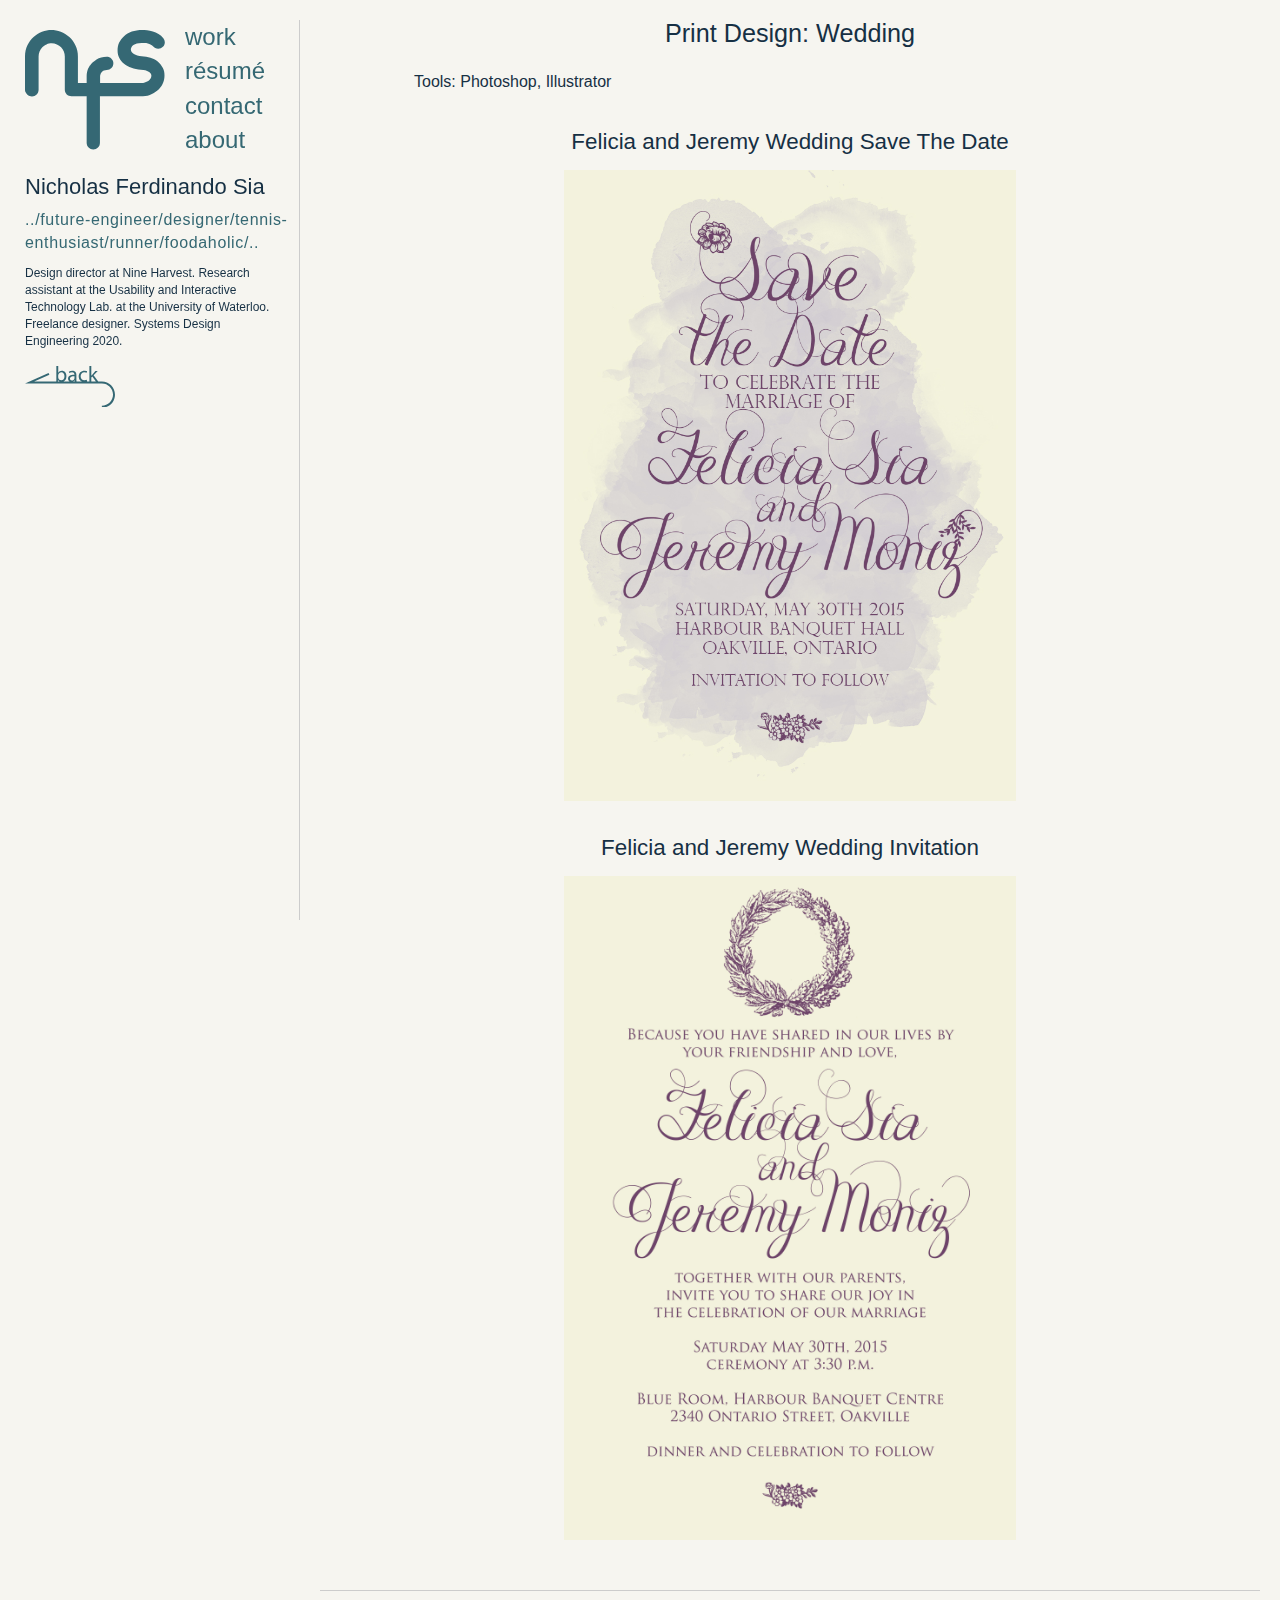
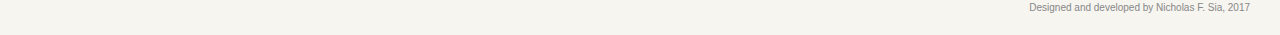
<file: work/print-design/wedding/index.html>
<!DOCTYPE html>
<html>
		<head>
				<meta charset="utf-8">
				<meta http-equiv="X-UA-Compatible" content="IE=edge">
				<meta name="viewport" content="width=device-width, initial-scale=1">
				<meta name="description" content="Welcome to the digital portfolio of Nicholas F. Sia, a Toronto-based designer, currently pursuing a degree in Systems Design Engineering at the University of Waterloo.">
				<meta name="keywords" content="ux, ui, systems design, engineering, Nicholas Sia, design">
				<meta name="author" content="Nicholas F. Sia">
				
				<title>Print Design | Wedding</title>
				<link rel="stylesheet" href="https://maxcdn.bootstrapcdn.com/bootstrap/3.3.7/css/bootstrap.min.css">
				<link rel="stylesheet" type="text/css" href="../../../css/main.css">
				<link rel="shortcut icon" href="../../../image/favicon.ico" type="image/x-icon" />
				<script src="https://ajax.googleapis.com/ajax/libs/jquery/1.12.4/jquery.min.js"></script>

				<script async="" src="//www.google-analytics.com/analytics.js"></script>
				<script>
				  (function(i,s,o,g,r,a,m){i['GoogleAnalyticsObject']=r;i[r]=i[r]||function(){
				  (i[r].q=i[r].q||[]).push(arguments)},i[r].l=1*new Date();a=s.createElement(o),
				  m=s.getElementsByTagName(o)[0];a.async=1;a.src=g;m.parentNode.insertBefore(a,m)
				  })(window,document,'script','https://www.google-analytics.com/analytics.js','ga');

				  ga('create', 'UA-87934754-1', 'auto');
				  ga('send', 'pageview');
				</script>
		</head>
		<body>
			<div class="main_nav">
					<div class="logo_container nfslogo">
						<a href="../../..">
							<?xml version="1.0" encoding="utf-8"?>
							<!-- Generator: Adobe Illustrator 19.0.0, SVG Export Plug-In . SVG Version: 6.00 Build 0)  -->
							<svg version="1.1" id="Layer_1" xmlns="http://www.w3.org/2000/svg" xmlns:xlink="http://www.w3.org/1999/xlink" x="0px" y="0px"
								 viewBox="-436 244.1 86.5 73.9" style="enable-background:new -436 244.1 86.5 73.9;" xml:space="preserve">
							<style type="text/css">
								.st0{fill:#356874;}
							</style>
							<g id="XMLID_2_">
								<path id="XMLID_3_" class="st0" d="M-350.9,267.5c0.8,1.4,1.1,2.9,1.1,4.7c0,1.9-0.4,3.6-1.2,5.2c-0.8,1.6-1.9,3-3.2,4.1
									c-1.4,1.1-2.9,2-4.7,2.7c-1.8,0.6-3.7,0.9-5.6,0.9c-0.1,0-0.3,0-0.4,0l0,0H-387l0,0h-2.7v28.7c0,0.6-0.1,1.1-0.3,1.6
									s-0.5,0.9-0.9,1.3c-0.4,0.4-0.8,0.7-1.3,0.9c-0.5,0.2-1,0.3-1.6,0.3c-0.6,0-1.1-0.1-1.6-0.3c-0.5-0.2-0.9-0.5-1.3-0.9
									c-0.4-0.4-0.7-0.8-0.9-1.3c-0.2-0.5-0.3-1-0.3-1.6v-28.7h-1.1h-6h-2.3c-0.6,0-1.1-0.1-1.6-0.3c-0.5-0.2-0.9-0.5-1.3-0.9
									c-0.4-0.4-0.7-0.8-0.9-1.3c-0.2-0.5-0.3-1-0.3-1.6v-20.5c0-1.1-0.2-2.1-0.6-3.1s-1-1.9-1.7-2.6c-0.7-0.8-1.6-1.4-2.6-1.8
									c-1-0.4-2.1-0.7-3.2-0.7l0,0c-1.2,0-2.2,0.2-3.2,0.7c-1,0.4-1.9,1.1-2.6,1.8c-0.7,0.8-1.3,1.6-1.7,2.6s-0.6,2-0.6,3.1V281
									c0,0.6-0.1,1.1-0.3,1.6c-0.1,0.2-0.1,0.3-0.2,0.5c-0.2,0.3-0.4,0.6-0.7,0.9c-0.4,0.4-0.8,0.7-1.3,0.9c-0.5,0.2-1,0.3-1.6,0.3l0,0
									c-0.5,0-1-0.1-1.5-0.3c-0.5-0.2-0.9-0.5-1.3-0.8c-0.4-0.4-0.7-0.8-0.9-1.3c-0.5-0.6-0.6-1.2-0.6-1.8v-20.5c0-2.6,0.5-4.8,1.5-6.9
									c1-2,2.2-3.8,3.8-5.2c1.5-1.3,3.3-2.4,5.2-3.2c2-0.7,3.9-1.1,5.8-1.1l0,0c1.9,0,3.9,0.4,5.8,1.1c1.9,0.7,3.7,1.8,5.3,3.3
									c1.6,1.4,2.8,3.1,3.8,5.2c1,2,1.5,4.3,1.5,6.9v16.3h4.3h1.1v-4.1c0-0.1,0-0.3,0-0.4c0-0.7,0.1-1.4,0.2-2c0.1-0.7,0.3-1.3,0.5-1.9
									c0.2-0.5,0.4-1,0.7-1.4c0.2-0.3,0.4-0.7,0.6-1l0.1-0.1c0.5-0.6,1.1-1.3,1.7-1.9c0.7-0.7,1.5-1.2,2.3-1.8c0.9-0.5,1.8-0.9,2.9-1.2
									c1-0.3,2.2-0.5,3.4-0.5c0.5,0,1,0.1,1.6,0.3c0.5,0.2,0.9,0.5,1.3,0.9c0.4,0.4,0.6,0.8,0.9,1.3c0.2,0.5,0.3,1,0.3,1.6
									s-0.1,1.1-0.3,1.6c-0.2,0.5-0.5,0.9-0.9,1.3s-0.8,0.7-1.3,0.9c-0.5,0.2-1,0.3-1.6,0.3s-1.2,0.1-1.7,0.4c-0.3,0.1-0.5,0.3-0.8,0.4
									c-0.1,0.1-0.3,0.2-0.4,0.3l-0.1,0.1c-0.4,0.4-0.7,0.8-0.8,1.3c-0.1,0.4-0.2,0.7-0.3,1.1c0,0.1,0,0.3,0,0.4v4.1h10.9h11.9l0,0h3.8
									l0,0l0,0c0.4-0.1,0.7-0.1,1-0.3c0.8-0.3,1.5-0.6,2.2-1c0.6-0.4,1.1-0.9,1.4-1.5c0.3-0.6,0.5-1.2,0.5-1.8c0-0.9-0.6-1.8-1.7-2.4
									c-1.1-0.7-2.7-1.1-4.8-1.2c-2.1-0.1-4.1-0.5-5.8-1.2c-1.8-0.6-3.3-1.5-4.6-2.5c-1.3-1-2.3-2.3-3-3.7c-0.7-1.4-1-3-1-4.7
									c0-1.6,0.3-3.2,1-4.7c0.7-1.5,1.7-2.8,3-4c1.3-1.2,2.9-2.1,4.8-2.8s4-1,6.4-1c0.9,0,1.9,0.1,3,0.2c1.2,0.2,2.4,0.4,3.6,0.8
									s2.3,0.9,3.5,1.5c1.1,0.7,2.1,1.5,3,2.6c0.6,0.8,0.9,1.6,0.9,2.4c0,0.6-0.1,1.1-0.3,1.6c-0.2,0.5-0.5,1-0.9,1.3
									c-0.4,0.4-0.8,0.7-1.3,0.9s-1,0.3-1.6,0.3c-1.3,0-2.4-0.5-3.2-1.5c-0.3-0.4-0.7-0.7-1.3-1c-0.6-0.3-1.2-0.5-1.9-0.7
									c-0.7-0.2-1.3-0.3-2-0.3c-0.7-0.1-1.3-0.1-1.9-0.1c-1.1,0-2.1,0.2-2.9,0.4c-0.8,0.2-1.5,0.6-2.1,0.9c-0.6,0.4-1,0.8-1.2,1.3
									c-0.3,0.5-0.4,1-0.4,1.5s0.2,1,0.5,1.5s0.8,0.9,1.4,1.3c0.6,0.4,1.3,0.6,2.1,0.9c0.8,0.2,1.7,0.3,2.7,0.4c1.9,0.1,3.7,0.5,5.4,1
									c1.7,0.6,3.2,1.3,4.5,2.3C-352.6,264.9-351.6,266.1-350.9,267.5z"/>
							</g>
							</svg>
						</a>
					</div>	
					<nav class="menu">
						<ul>
							<li><a href="../../..#work">work</a></li>
							<li><a href="../../../file/Resume (Main).pdf" target="_blank">r&eacute;sum&eacute;</a></li>
							<li id="contactnav"><a>contact</a></li>
							<li><a href="../../../about-me">about</a></li>

						</ul>
					</nav>	
					<h1 class="name">Nicholas Ferdinando Sia</h1>
					<div id="contactinfo">
						<ul>
							<li><a href="mailto:nicholasfsia@gmail.com" target="_blank">nicholasfsia@gmail.com</a></li>
							<li><a href="https://ca.linkedin.com/in/nicholas-sia-486213102" target="_blank">Linkedin</a></li>
							<li><a href="https://github.com/nicholasfsia" target="_blank">GitHub</a></li>
							<li><a href="https://www.facebook.com/nicholasfsia" target="_blank">Facebook</a></li>
							<li><a href="https://www.instagram.com/nicholasfsia/" target="_blank">Instagram</a></li>
						</ul>
					</div>
					<div class="mytag">../future-engineer/designer/tennis-enthusiast/runner/foodaholic/..</div>
					<div class="myblurb">Design director at Nine Harvest. Research assistant at the Usability and Interactive Technology Lab. at the University of Waterloo. Freelance designer. Systems Design Engineering 2020.</div>
					<div class="backbutton">
					<a href="../../..#wedding">
						<?xml version="1.0" encoding="utf-8"?>
						<!-- Generator: Adobe Illustrator 19.0.0, SVG Export Plug-In . SVG Version: 6.00 Build 0)  -->
						<svg version="1.1" id="Layer_1" xmlns="http://www.w3.org/2000/svg" xmlns:xlink="http://www.w3.org/1999/xlink" x="0px" y="0px"
							 viewBox="-295 195.5 367.5 170.5" style="enable-background:new -295 195.5 367.5 170.5;" xml:space="preserve">
						<style type="text/css">
							.st0{fill:#356873;}
						</style>
						<path class="st0" d="M18.9,258.9H4.1l-18.9-25.2L2,215.8h-9.5l-12.8,15c-1.3,1.6-2.8,3.5-3.9,5v-40.3H-32v63.4h-12.3
							c1.2-0.4,2.1-0.7,2.8-1.1l-1.4-5.9c-2.2,1-5.2,2.2-9.7,2.2c-8.6,0-15.1-6.2-15.1-16.3c0-9.1,5.4-16.5,15.4-16.5c4.3,0,7.3,1,9.2,2.1
							l1.8-6.1c-2.2-1.1-6.3-2.3-11-2.3c-14.2,0-23.4,9.7-23.4,23.1c0,10.2,5.1,17.8,13.4,20.8h-22.2c-0.5-2.8-0.6-6.4-0.6-10v-16.3
							c0-8.7-3.3-17.8-16.6-17.8c-5.5,0-10.7,1.6-14.3,3.9l1.8,5.2c3-1.9,7.3-3.2,11.3-3.2c8.9,0,9.9,6.5,9.9,10.1v0.9
							c-16.8-0.1-26.2,5.7-26.2,16.2c0,4.4,2.2,8.8,6.6,11h-25.4c6.8-2.9,12.2-10.2,12.2-21.8c0-13.2-7.6-22.2-18.4-22.2
							c-7,0-12,3.1-14.8,8h-0.2v-27.4h-7.8v52.6c0,3.7-0.2,7.8-0.4,10.8h-90.1l62.1-27.8l-3.3-7.3l-96.2,43.1H18.9
							c25.1,0,45.6,20.3,45.6,45.5c0,25.2-20.5,45.6-45.6,45.6v8c29.5,0,53.6-24,53.6-53.5C72.5,282.9,48.4,258.9,18.9,258.9z
							 M-24.2,242.9l4-4.5l14.7,20.5h-18.7V242.9z M-93,237.2h0.1v7.6c0,0.8-0.2,1.7-0.5,2.5c-1.2,3.7-4.8,7.3-10.5,7.3
							c-4.1,0-7.5-2.5-7.5-7.6C-111.4,238.6-101.6,237-93,237.2z M-92.7,253.9h0.3l0.5,5h-7C-96.2,257.7-94.1,255.8-92.7,253.9z
							 M-159.4,234.1c0-1.2,0.3-2.3,0.5-3.2c1.7-6,6.7-9.7,12.1-9.7c8.5,0,13,7.5,13,16.2c0,9.9-4.9,16.7-13.2,16.7
							c-5.8,0-10.4-3.8-11.9-9.3c-0.2-0.9-0.4-1.9-0.4-2.9h-0.1V234.1z M-160.3,252.2h0.3c1.8,3.2,4.2,5.4,7,6.7h-7.7L-160.3,252.2z"/>
						</svg>

					</a>
					</div>
			</div>
			<div class="wide_nav">
				<div class="head_top">
					<div class="logo_top">
						<a href="../../..">
							<?xml version="1.0" encoding="utf-8"?>
							<!-- Generator: Adobe Illustrator 19.0.0, SVG Export Plug-In . SVG Version: 6.00 Build 0)  -->
							<svg version="1.1" id="Layer_1" xmlns="http://www.w3.org/2000/svg" xmlns:xlink="http://www.w3.org/1999/xlink" x="0px" y="0px"
								 viewBox="-436 244.1 86.5 73.9" style="enable-background:new -436 244.1 86.5 73.9;" xml:space="preserve">
							<style type="text/css">
								.st0{fill:#356874;}
							</style>
							<g id="XMLID_2_">
								<path id="XMLID_3_" class="st0" d="M-350.9,267.5c0.8,1.4,1.1,2.9,1.1,4.7c0,1.9-0.4,3.6-1.2,5.2c-0.8,1.6-1.9,3-3.2,4.1
									c-1.4,1.1-2.9,2-4.7,2.7c-1.8,0.6-3.7,0.9-5.6,0.9c-0.1,0-0.3,0-0.4,0l0,0H-387l0,0h-2.7v28.7c0,0.6-0.1,1.1-0.3,1.6
									s-0.5,0.9-0.9,1.3c-0.4,0.4-0.8,0.7-1.3,0.9c-0.5,0.2-1,0.3-1.6,0.3c-0.6,0-1.1-0.1-1.6-0.3c-0.5-0.2-0.9-0.5-1.3-0.9
									c-0.4-0.4-0.7-0.8-0.9-1.3c-0.2-0.5-0.3-1-0.3-1.6v-28.7h-1.1h-6h-2.3c-0.6,0-1.1-0.1-1.6-0.3c-0.5-0.2-0.9-0.5-1.3-0.9
									c-0.4-0.4-0.7-0.8-0.9-1.3c-0.2-0.5-0.3-1-0.3-1.6v-20.5c0-1.1-0.2-2.1-0.6-3.1s-1-1.9-1.7-2.6c-0.7-0.8-1.6-1.4-2.6-1.8
									c-1-0.4-2.1-0.7-3.2-0.7l0,0c-1.2,0-2.2,0.2-3.2,0.7c-1,0.4-1.9,1.1-2.6,1.8c-0.7,0.8-1.3,1.6-1.7,2.6s-0.6,2-0.6,3.1V281
									c0,0.6-0.1,1.1-0.3,1.6c-0.1,0.2-0.1,0.3-0.2,0.5c-0.2,0.3-0.4,0.6-0.7,0.9c-0.4,0.4-0.8,0.7-1.3,0.9c-0.5,0.2-1,0.3-1.6,0.3l0,0
									c-0.5,0-1-0.1-1.5-0.3c-0.5-0.2-0.9-0.5-1.3-0.8c-0.4-0.4-0.7-0.8-0.9-1.3c-0.5-0.6-0.6-1.2-0.6-1.8v-20.5c0-2.6,0.5-4.8,1.5-6.9
									c1-2,2.2-3.8,3.8-5.2c1.5-1.3,3.3-2.4,5.2-3.2c2-0.7,3.9-1.1,5.8-1.1l0,0c1.9,0,3.9,0.4,5.8,1.1c1.9,0.7,3.7,1.8,5.3,3.3
									c1.6,1.4,2.8,3.1,3.8,5.2c1,2,1.5,4.3,1.5,6.9v16.3h4.3h1.1v-4.1c0-0.1,0-0.3,0-0.4c0-0.7,0.1-1.4,0.2-2c0.1-0.7,0.3-1.3,0.5-1.9
									c0.2-0.5,0.4-1,0.7-1.4c0.2-0.3,0.4-0.7,0.6-1l0.1-0.1c0.5-0.6,1.1-1.3,1.7-1.9c0.7-0.7,1.5-1.2,2.3-1.8c0.9-0.5,1.8-0.9,2.9-1.2
									c1-0.3,2.2-0.5,3.4-0.5c0.5,0,1,0.1,1.6,0.3c0.5,0.2,0.9,0.5,1.3,0.9c0.4,0.4,0.6,0.8,0.9,1.3c0.2,0.5,0.3,1,0.3,1.6
									s-0.1,1.1-0.3,1.6c-0.2,0.5-0.5,0.9-0.9,1.3s-0.8,0.7-1.3,0.9c-0.5,0.2-1,0.3-1.6,0.3s-1.2,0.1-1.7,0.4c-0.3,0.1-0.5,0.3-0.8,0.4
									c-0.1,0.1-0.3,0.2-0.4,0.3l-0.1,0.1c-0.4,0.4-0.7,0.8-0.8,1.3c-0.1,0.4-0.2,0.7-0.3,1.1c0,0.1,0,0.3,0,0.4v4.1h10.9h11.9l0,0h3.8
									l0,0l0,0c0.4-0.1,0.7-0.1,1-0.3c0.8-0.3,1.5-0.6,2.2-1c0.6-0.4,1.1-0.9,1.4-1.5c0.3-0.6,0.5-1.2,0.5-1.8c0-0.9-0.6-1.8-1.7-2.4
									c-1.1-0.7-2.7-1.1-4.8-1.2c-2.1-0.1-4.1-0.5-5.8-1.2c-1.8-0.6-3.3-1.5-4.6-2.5c-1.3-1-2.3-2.3-3-3.7c-0.7-1.4-1-3-1-4.7
									c0-1.6,0.3-3.2,1-4.7c0.7-1.5,1.7-2.8,3-4c1.3-1.2,2.9-2.1,4.8-2.8s4-1,6.4-1c0.9,0,1.9,0.1,3,0.2c1.2,0.2,2.4,0.4,3.6,0.8
									s2.3,0.9,3.5,1.5c1.1,0.7,2.1,1.5,3,2.6c0.6,0.8,0.9,1.6,0.9,2.4c0,0.6-0.1,1.1-0.3,1.6c-0.2,0.5-0.5,1-0.9,1.3
									c-0.4,0.4-0.8,0.7-1.3,0.9s-1,0.3-1.6,0.3c-1.3,0-2.4-0.5-3.2-1.5c-0.3-0.4-0.7-0.7-1.3-1c-0.6-0.3-1.2-0.5-1.9-0.7
									c-0.7-0.2-1.3-0.3-2-0.3c-0.7-0.1-1.3-0.1-1.9-0.1c-1.1,0-2.1,0.2-2.9,0.4c-0.8,0.2-1.5,0.6-2.1,0.9c-0.6,0.4-1,0.8-1.2,1.3
									c-0.3,0.5-0.4,1-0.4,1.5s0.2,1,0.5,1.5s0.8,0.9,1.4,1.3c0.6,0.4,1.3,0.6,2.1,0.9c0.8,0.2,1.7,0.3,2.7,0.4c1.9,0.1,3.7,0.5,5.4,1
									c1.7,0.6,3.2,1.3,4.5,2.3C-352.6,264.9-351.6,266.1-350.9,267.5z"/>
							</g>
							</svg></a>
					</div>
					<div class="text_top">
						<div class="name_top">Nicholas Ferdinando Sia</div>
						<div class="tag_top">../future-engineer/designer/tennis-<br />enthusiast/runner/foodaholic/..</div>
					</div>	
				</div>
				<div class="menu_top myblurb_wide">Design director at Nine Harvest. Research assistant at the Usability and Interactive Technology Lab. at the University of Waterloo. Freelance designer. Systems Design Engineering 2020.</div>
				<nav class="menu_top">
						<ul>
							<li><a href="../../../..#work">work</a></li>
							<li><a href="../../../file/Resume (Main).pdf" target="_blank">r&eacute;sum&eacute;</a></li>
							<li id="contactnavwide"><a>contact</a></li>
							<li><a href="../../../about-me">about</a></li>
						</ul>
				</nav>
					<div id="contactinfowide">
						<ul>
							<li><a href="mailto:nicholasfsia@gmail.com" target="_blank">nicholasfsia@gmail.com</a></li>
							<li><a href="https://ca.linkedin.com/in/nicholas-sia-486213102" target="_blank">Linkedin</a></li>
							<li><a href="https://github.com/nicholasfsia" target="_blank">GitHub</a></li>
							<li><a href="https://www.facebook.com/nicholasfsia" target="_blank">Facebook</a></li>
							<li><a href="https://www.instagram.com/nicholasfsia/" target="_blank">Instagram</a></li>
						</ul>
					</div>	
			</div>
			<div class="contentpage_specific">
					
					<div class="explanation collection">
						<h1 class="project_title">Print Design: Wedding</h1>
							<p>Tools: Photoshop, Illustrator</p>
							<h2>Felicia and Jeremy Wedding Save The Date</h2>
								<img src="savethedate-felicia-jeremy.jpg" class="image_one portrait" alt="Felicia and Jeremy Wedding Save The Date" />
							<h2>Felicia and Jeremy Wedding Invitation</h2>
								<img src="invitation-felicia-jeremy.jpg" class="image_one portrait" alt="Felicia and Jeremy Wedding Invitation">
					</div>
					<footer>
						<p>Designed and developed by Nicholas F. Sia, 2017</p>
					</footer>		
			</div>


		</body>
		<script src="../../../js/main.js"></script>
</html>
</file>
<file: css/main.css>
* {
	font-family: arial;
	color: #163044;

}

body {
	background-color: #f6f5f0;
}

a{
	cursor: pointer;
	color: #356873;
}

a:hover {
	/*text-decoration: underline;*/
	text-decoration: none;
	border-bottom: medium solid #163044;
	transition: all 0.2s;
	-webkit-transition: all 0.2s;
	color: #163044;
}

h1 {
	font-size: 22.4px;
	color: #163044;
	margin-top: 0;
}

h2 {
	font-size: 18.4px;
}

h3 {
	font-size: 16.8px;
}

section {
	padding-top: 5px;
}

p {
	font-size: 16px;
}

figcaption {
	text-align: center;
	font-style: italic;
}

/* Narrow Nav*/

.linethrough {
	text-decoration: line-through;
}
.italicize {
	font-style: italic;
	color: #356873;
}
.main_nav {
	position: fixed;
	width: 290px;
	border-right: 1px #cccccc solid;
	height: 100%;
	margin: 20px 0 20px 10px;
	padding-left: 15px;
	padding-right: 11px;

}


 .logo_container {
 	float: left;
	display: inline-block;
	padding-top: 10px;

 }

.nfslogo {
	margin: 0 20px 20px 0;
	width: 140px;
}

.logo_container:hover .st0, .logo_top:hover .st0, .backbutton:hover .st0, .back_item:hover .st0 {
	fill: #163044;
	transition: all .2s;
	-webkit-transition: all 0.2s;
}

/*.logo_top:hover .st0 {
	fill: #163044;
}

.backbutton:hover .st0 {
	fill: #163044;
}
*/
.menu {
	float: left;
	width: 103px;
	vertical-align: 50px;
	display: inline-block;

}

.menu ul {
	height: 145px;
	list-style: none;
	padding-left: 0;
	font-size: 24px;
}


.menu a {
	color: #356873;
}

.menu a:hover {
	/*text-decoration: underline;*/
	text-decoration: none;
	color: #163044;
	border-bottom: medium solid #163044;
	transition: all 0.2s;
	-webkit-transition: all 0.2s;
}

.name {
	font-size: 22px;
	color: #163044;
	width: 100%;
	display: inline-block;
}

#contactinfo {
	display: none;
}


#contactinfo a {
	color: #356873;
}

#contactinfo a:hover {
	/*text-decoration: underline;*/
	border-bottom: medium solid #163044;
	transition: all 0.2s;
	-webkit-transition: all 0.2s;
	color: #163044;
}

#contactinfo ul {
	list-style: none;
	padding-left: 20px;
}

.mytag {
	font-size: 16px;
	color: #356873;
	letter-spacing: 0.04em;
}

.myblurb {
	font-size: 12px;
	/*color: #356873;*/
	margin-top: 10px;
	margin-right: 14px;
}

.myblurb_wide {
	font-size: 12px;
	text-align: center;
}




/*Wide Nav*/
.wide_nav {
	border-bottom: 1px #cccccc solid;
	margin: 10px 10px 10px 10px;
}
.head_top {
	text-align: center;
}
.logo_top {
	display: inline-block;
	margin: 0 0 0 10px;
	vertical-align: -12px;
	width: 87px;
	height: 74px;

}

.text_top {
	color: #163044;
	display: inline-block;
	margin-left: 5px;
	margin-right: 10px;
	vertical-align: -5px;
}

.name_top {
	font-size: 23.8px;
	text-align: left;
}

.tag_top {
	margin: 0;
	text-align: left;
	color: #356873;
	font-size: 16.8px;
	letter-spacing: 0.04em;
}

.menu_top {
	margin: 10px 8px 10px 8px;

}
.menu_top ul{
	list-style-type: none;
    margin: 0;
    padding: 0;
    width: 100%;
    text-align: center;
}

.menu_top li {
	display: inline-block;
	margin-left: 15px;
	margin-right: 15px;
	font-size: 19.6px;
}


#contactinfowide {
	display: none;
}


#contactinfowide a {
	color: #356873;
}

#contactinfowide a:hover {
	/*text-decoration: underline;*/
	border-bottom: medium solid #163044;
	transition: all 0.2s;
	-webkit-transition: all 0.2s;
	color: #163044;
}

#contactinfowide ul {
	list-style: none;
	padding-left: 0;
}

#contactinfowide li {
	text-align: center;
}




.content {
	margin: 0px 50px 0 350px;
}

.about_me { 
	display: inline-block;
	margin: 20px 0 20px 0;
 }



 .profile_picture_container{
 	width: 220px;
 	/*float: left;*/
 	display: inline-block;
 	margin-bottom: 20px;
 }

.profile_picture {
	width: 100%;
}

.text_about_me {
	width: calc(100% - 240px);
	float: left;
	display: inline-block;
	margin-left: 20px;
}

.answer {
	color: #356873;
	font-size: 19.6px;
}

.masonry {
    margin: 1.5em 0;
    padding: 0;
    -moz-column-gap: 2em;
    -webkit-column-gap: 2em;
    column-gap: 2em;
    font-size: 1em;
}

.category {
    margin: 20px 0 0 0;
    padding: 0;
    
}

.category li{
	display: inline-block;
	margin-right: 15px;
	font-size: 18px;
	cursor:pointer;
	color: #356873;
	height: 30px;
}

.category li:hover{
	color: #163044 !important;
	/*text-decoration: underline;*/
	border-bottom: medium solid #163044 !important;
	transition: all 0.2s;
	-webkit-transition: all 0.2s;
}

#all {
	color: #163044;
	border-bottom: medium solid #163044;
}


.item {
    display: inline-block;
	background: #faf9f6;
    margin: 0 0 1.6em;
    width: 100%;
    box-sizing: border-box;
    -moz-box-sizing: border-box;
    -webkit-box-sizing: border-box;
    box-shadow: 0 1px 2px rgba(0,0,0,.25);
    color: #356873;
    -webkit-transition: all .4s cubic-bezier(.77,0,.175,1);
    transition: all .4s cubic-bezier(.77,0,.175,1);
    cursor: pointer;
}

.item:hover {
	box-shadow: 2px 2px 8px 0 #ccc;
}

.no-border-bottom:hover {
	border-bottom: none;
}

.blurb {
	padding: 8px 8px 16px 8px;
}



.back_item {
	width: 30%;
	margin-left: auto;
	margin-right: auto;
}

#back_item {
	display: none;
}

.img-thumb {
	width: 100%;
}

.logo {
	padding: 10px;
}

#youtube_thumb {
	width: 100%;
	height: 100%;
	margin-left: auto;

}

.item h2 {
	margin: 5px 0 5px 0;
	line-height: 1.3;
	color: #356873;
}

.item p {
	margin: 0;
	text-align: left;
}

footer {
	border-top: 1px #cccccc solid;
	padding-left: 10px;
	padding-right: 10px;
}

footer p {
	font-size: 10px;
	text-align: right;
	margin-top: 10px;
	margin-bottom: 20px;
	color: #878787;
}


/*Page Specific*/

.contentpage_specific {
	width: calc(100% - 320px);
	margin: 20px 20px 0 320px;
	padding-right: 20px;
	float: left;
}


.backbutton {
	width: 90px;
	margin-top: 15px;
	background-color: #f6f5f0;
}

.explanation {
	padding-right: 10%;
	padding-left: 10%;
	padding-bottom: 30px;
	line-height: 1.7;
}

.project_title {
	text-align: center;
	margin-bottom: 15px;
}


.text{
	margin-top: 0px;
}

.image_one{
	width: 100%;
	margin-top: 15px;
	margin-bottom: 20px;
}



.contentpage_specific h1 {
	font-size: 25.2px;
	margin-bottom: 20px;
}

.contentpage_specific h2 {
	font-size: 22.4px;
}

.contentpage_specific h3 {
	font-size: 19.6px;
}

.collection h2 {
	text-align: center;
	padding-top: 15px;
	margin-bottom: 5px;
}

/*Device*/
@media only all and (max-device-width: 1100px) {
    .explanation {
    	padding-left: 5%;
    	padding-right: 5%;
    }

}

@media only all and (max-device-width: 767px) {
    .main_nav {
    	display: none;
    }
    .content {
    	margin: 0 20px 0 20px;
    }

}

@media only all and (max-device-width: 540px) {


	.text_about_me {
	width: 100%;
	margin-left: 0;
}
	}

@media only all and (max-device-width: 431px) {
    .logo_top {
		width: 77px;
		height: 66px;
		vertical-align: -10px;
	}

	.name_top {
		font-size: 21px;
	}

	.tag_top {
		font-size: 15.4px;
		letter-spacing: 0.04em;
	}
}

@media only all and (max-device-width: 394px) {
    .menu_top li {
		margin-left: 10px;
		margin-right: 10px;
		font-size: 17px;
	}
}
@media only all and (max-device-width: 320px) {
    .logo_top {
		width: 58px;
		height: 58px;
		vertical-align: -5px;
	}

	.name_top {
		font-size: 18.2px;
	}

	.tag_top {
		font-size: 12.6px;
		letter-spacing: 0.04em;
	}
}


@media only all and and (min-device-width: 320px) {
    .masonry {
        -moz-column-count: 1;
        -webkit-column-count: 1;
        column-count: 1;
    }
}
















/*Screen*/


@media only screen and (max-width: 1130px) {


	.text_about_me {
	width: 100%;
	margin-left: 0;
	}

}

@media only screen and (max-width: 1100px) {
    .explanation {
    	padding-left: 5%;
    	padding-right: 5%;
    }

    .answer {
    	font-size: 16.8px;

    }

}

@media only screen and (max-width: 767px) {
    .masonry {
        -moz-column-count: 1;
        -webkit-column-count: 1;
        column-count: 1;
    }
    .main_nav {
    	display: none;
    }
    .content {
    	margin: 0 20px 0 20px;
    }
    .contentpage_specific {
    	width: 100%;
		padding-right: 0;
		margin: 0;
	}

	.explanation {
		padding-right: 0;
		padding-left: 0;
		margin: 15px 15px 0 15px;
	}

	.backbutton {
		margin: 0 0 5px 0;
		padding-top: 0;
		width: 100px;
	}

	.myblurb {
		margin-left: 10%;
		margin-right: 10%;
	}

	#back_item {
		display: block;
	}

}


@media only screen and (min-width: 767px) {
    .wide_nav {
    	display: none;
    }

}





@media only screen and (max-width: 431px) {
    .logo_top {
		width: 77px;
		height: 66px;
		vertical-align: -10px;
	}

	.name_top {
		font-size: 21px;
	}

	.tag_top {
		font-size: 15.4px;
		letter-spacing: 0.04em;
	}

	.profile_picture_container {
	display: block;
	margin-left: auto;
	margin-right: auto;
	float: none;

	/*width: 80%;*/
	}
}

@media only screen and (min-width: 400px) {
    .masonry {
        -moz-column-count: 1;
        -webkit-column-count: 1;
        column-count: 1;
    }
}

@media only screen and (max-width: 394px) {
    .menu_top li {
		margin-left: 10px;
		margin-right: 10px;
		font-size: 17px;
	}
}

@media only screen and (max-width: 320px) {
    .logo_top {
		width: 58px;
		height: 58px;
		vertical-align: -5px;
	}

	.name_top {
		font-size: 18.2px;
	}

	.tag_top {
		font-size: 12.6px;
	}

}

@media only screen and (min-width: 550px) {
    .masonry {
        -moz-column-count: 2;
        -webkit-column-count: 2;
        column-count: 2;
    }

    .myblurb_wide {
    	margin-left: 20%;
    	margin-right: 20%;
    }

}

@media only screen and (min-width: 767px) {
    .masonry {
        -moz-column-count: 1;
        -webkit-column-count: 1;
        column-count: 1;
    }
}

@media only screen and (min-width: 950px) {
    .masonry {
        -moz-column-count: 2;
        -webkit-column-count: 2;
        column-count: 2;
    }

    .myblurb_wide {
    	margin-left: 20%;
    	margin-right: 20%;
    }

}

@media only screen and (min-width: 1050px) {
    .masonry {
        -moz-column-count: 2;
        -webkit-column-count: 2;
        column-count: 2;
    }

}



@media only screen and (min-width: 1230px) {
	.portrait {
    	width: 60%;
		display: block;
		margin-left: auto;
		margin-right: auto;
    }
}


@media only screen and (min-width: 1380px) {
    .masonry {
        -moz-column-count: 3;
        -webkit-column-count: 3;
        column-count: 3;
    }
    .explanation {
    	padding-right: 150px;
    	padding-left: 150px
    }


}

@media only screen and (min-width: 1720px) {
    .masonry {
        -moz-column-count: 4;
        -webkit-column-count: 4;
        column-count: 4;
    }
    .explanation {
    	padding-right: 300px;
    	padding-left: 300px
    }
}

@media only screen and (min-width: 1280px) {
    .wrapper {
        width: 1260px;
    }
}
</file>
